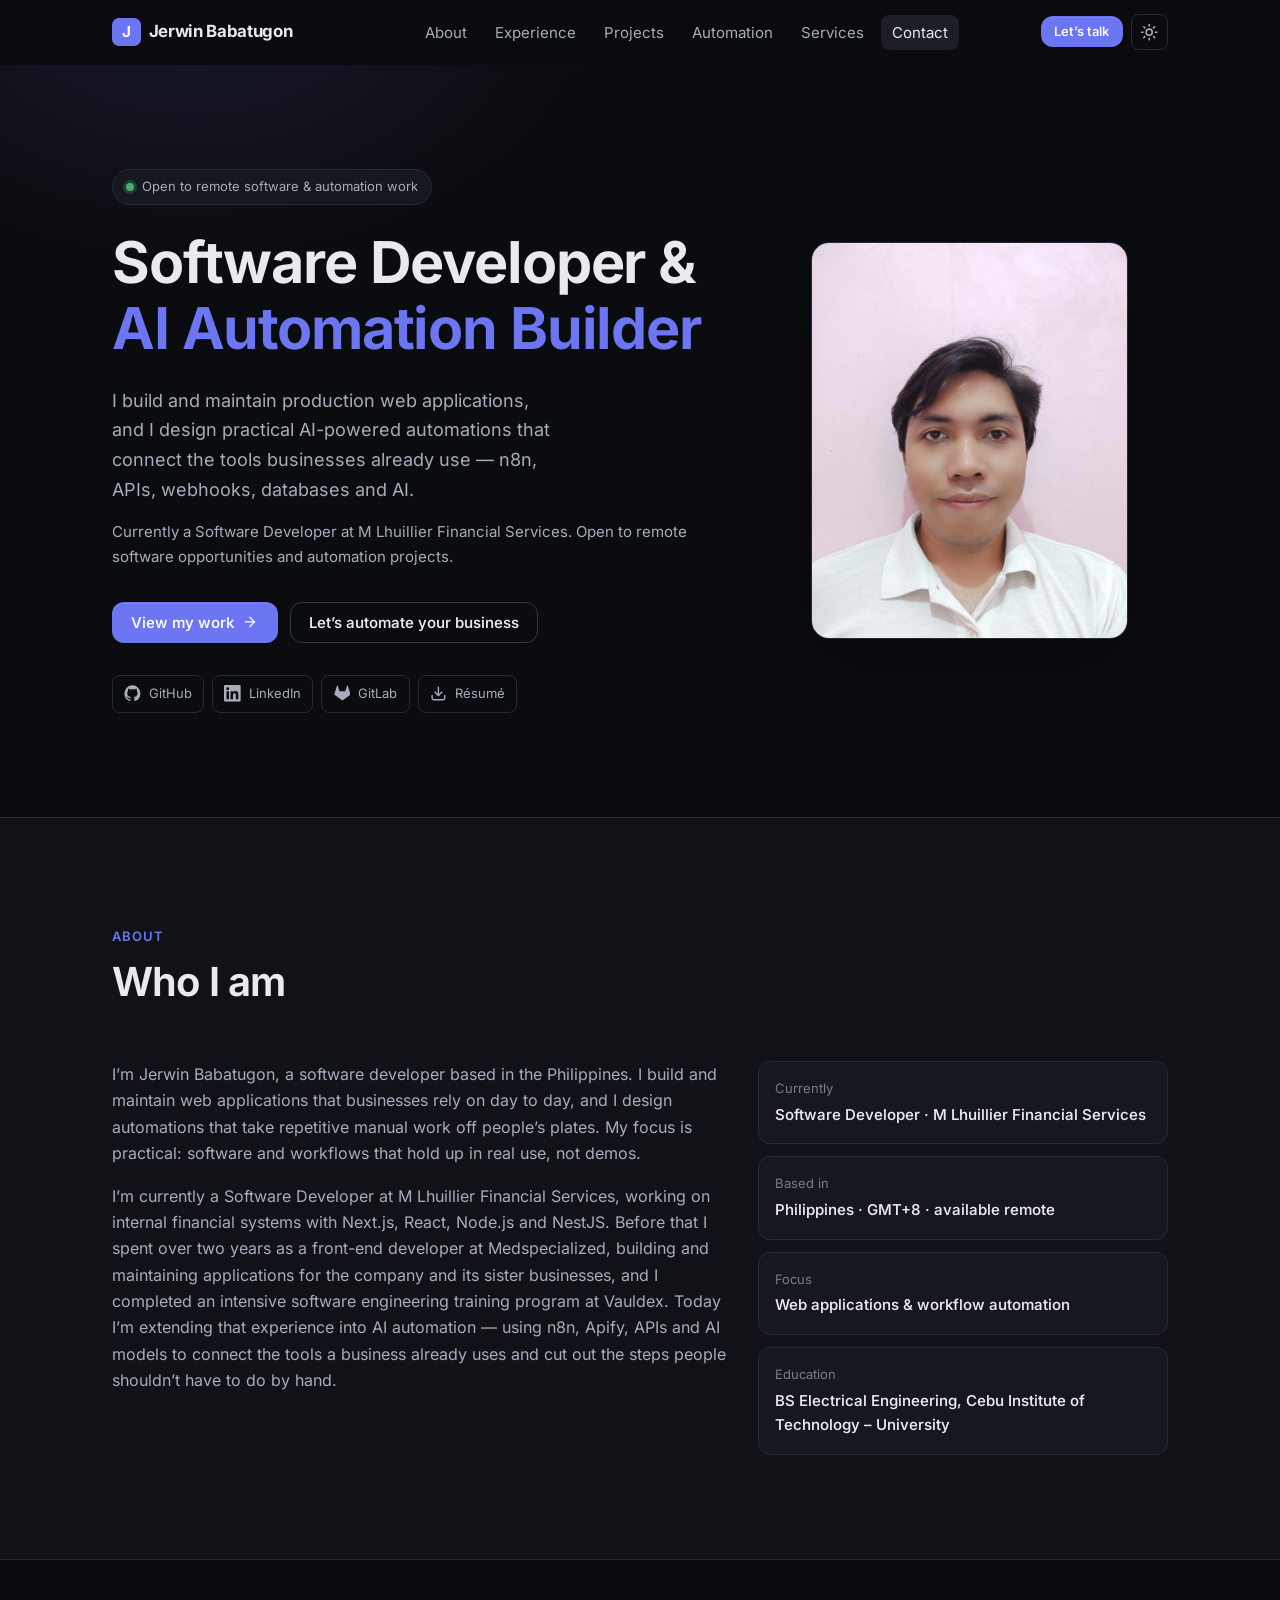
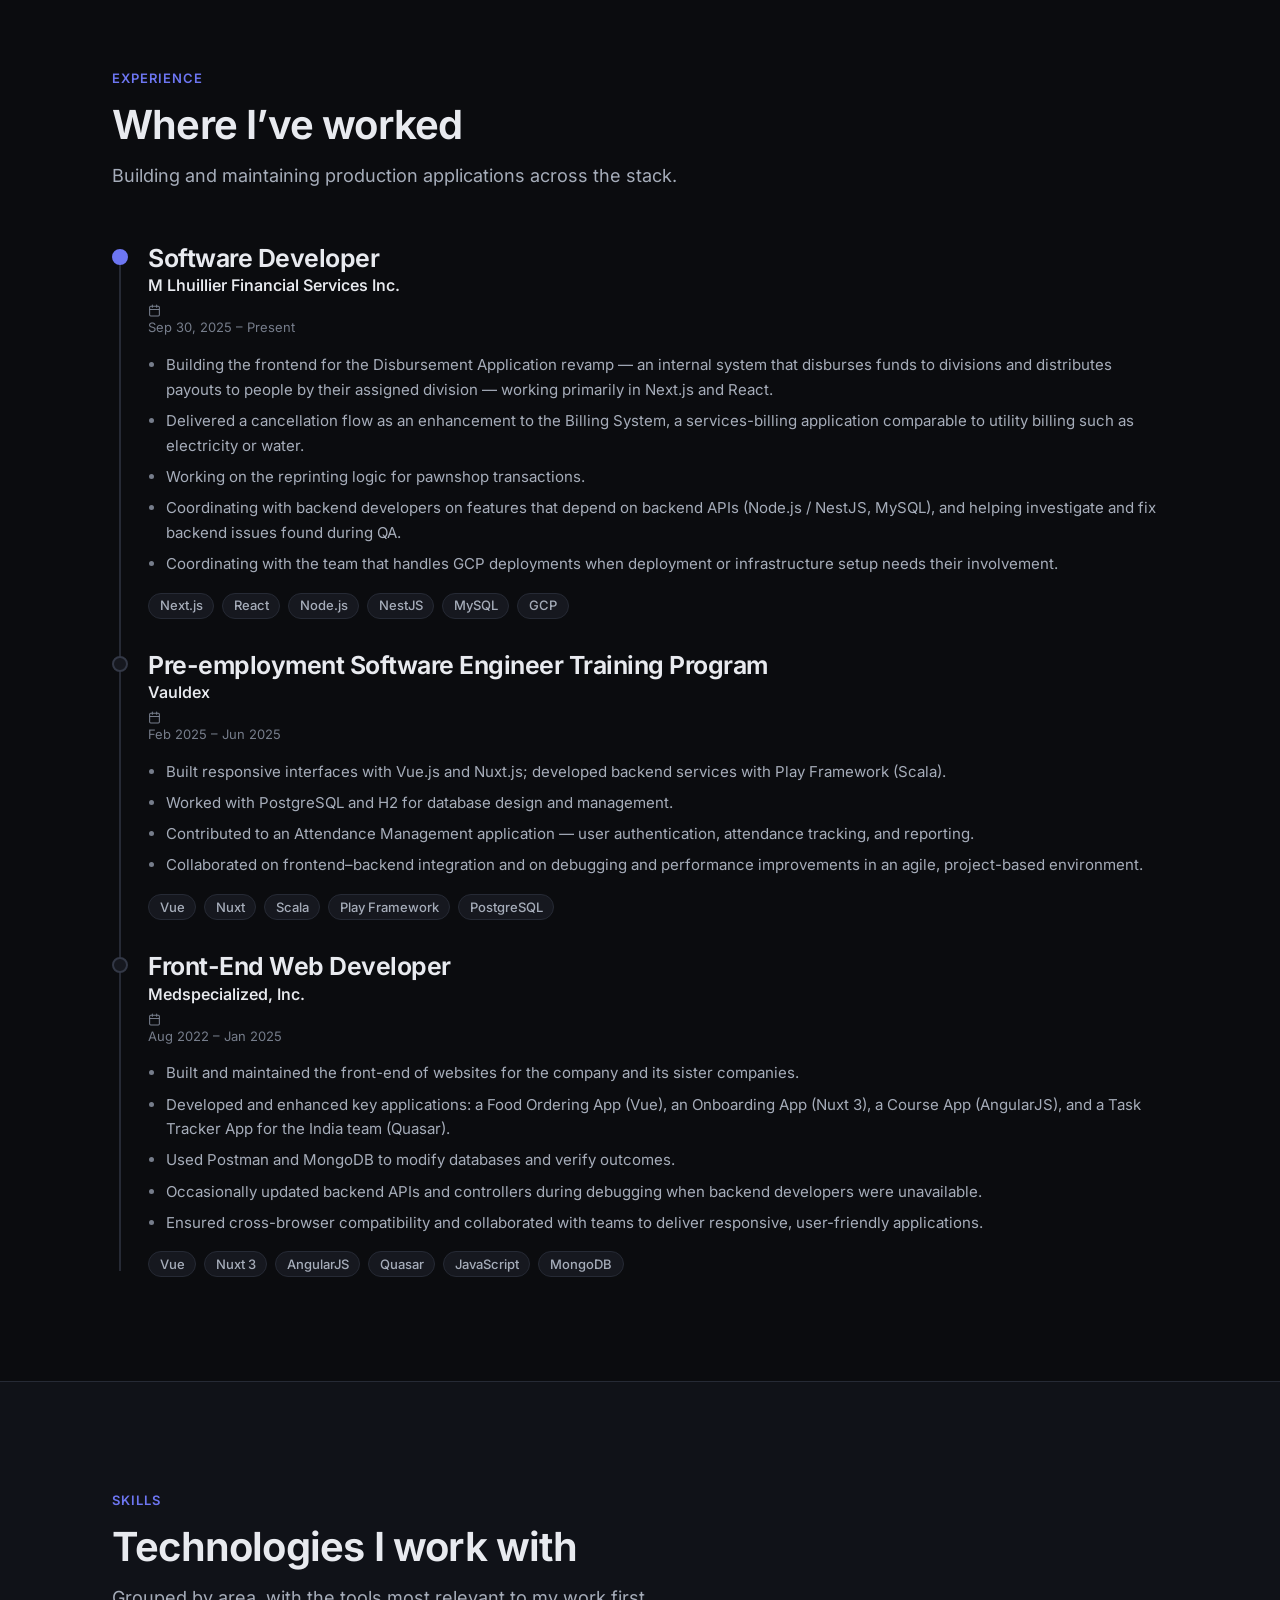
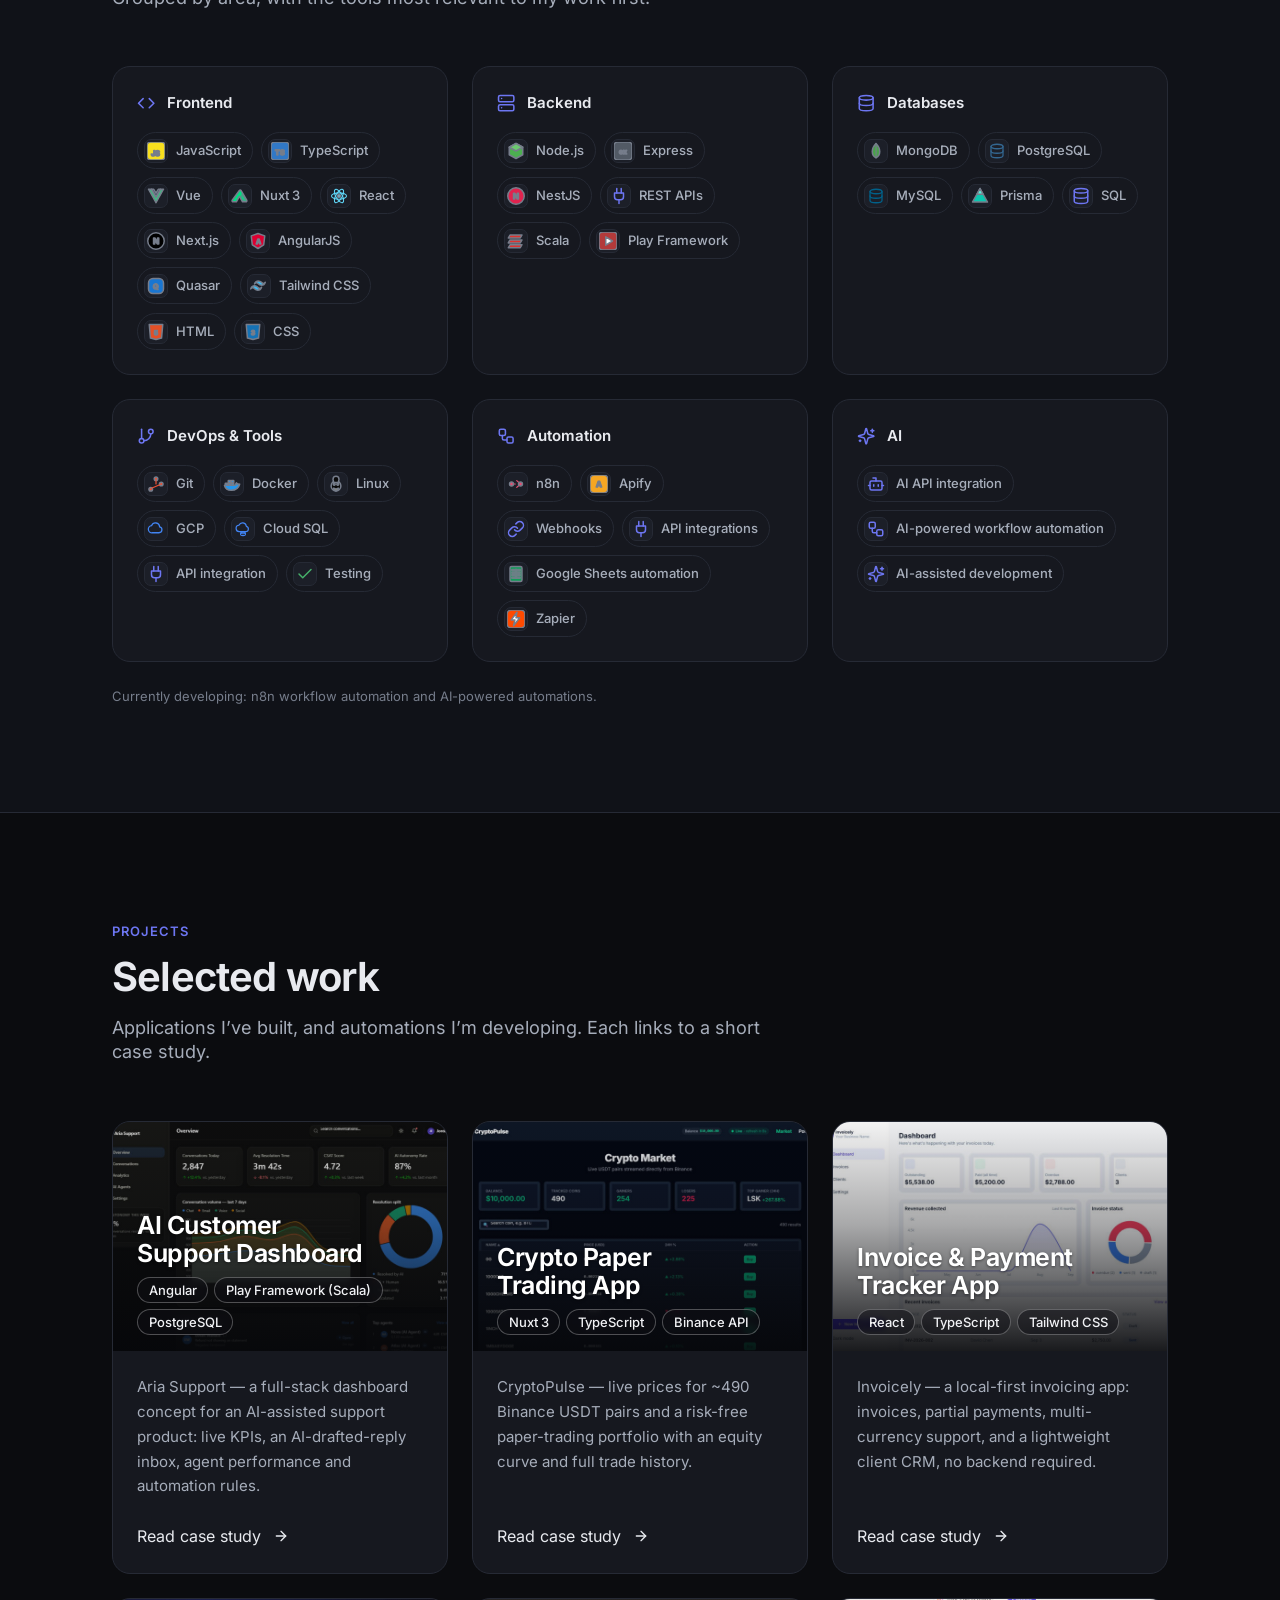
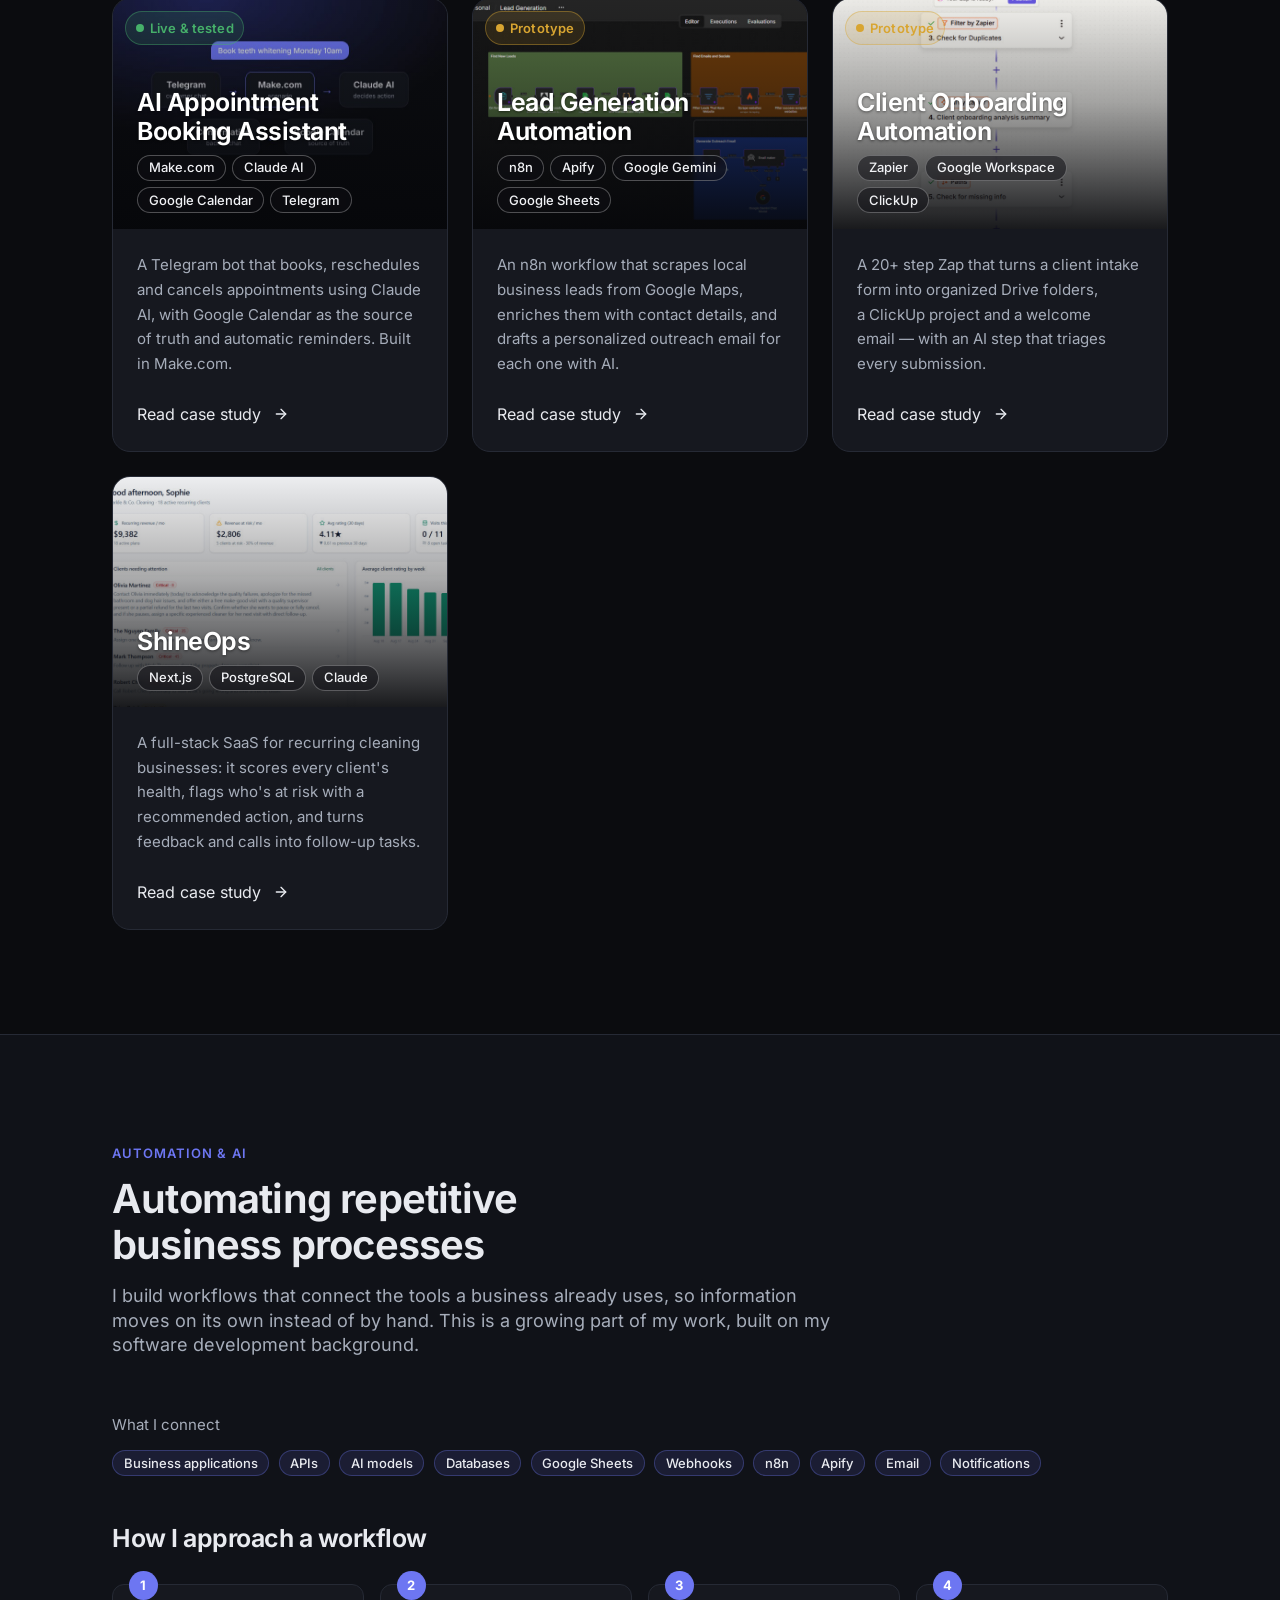
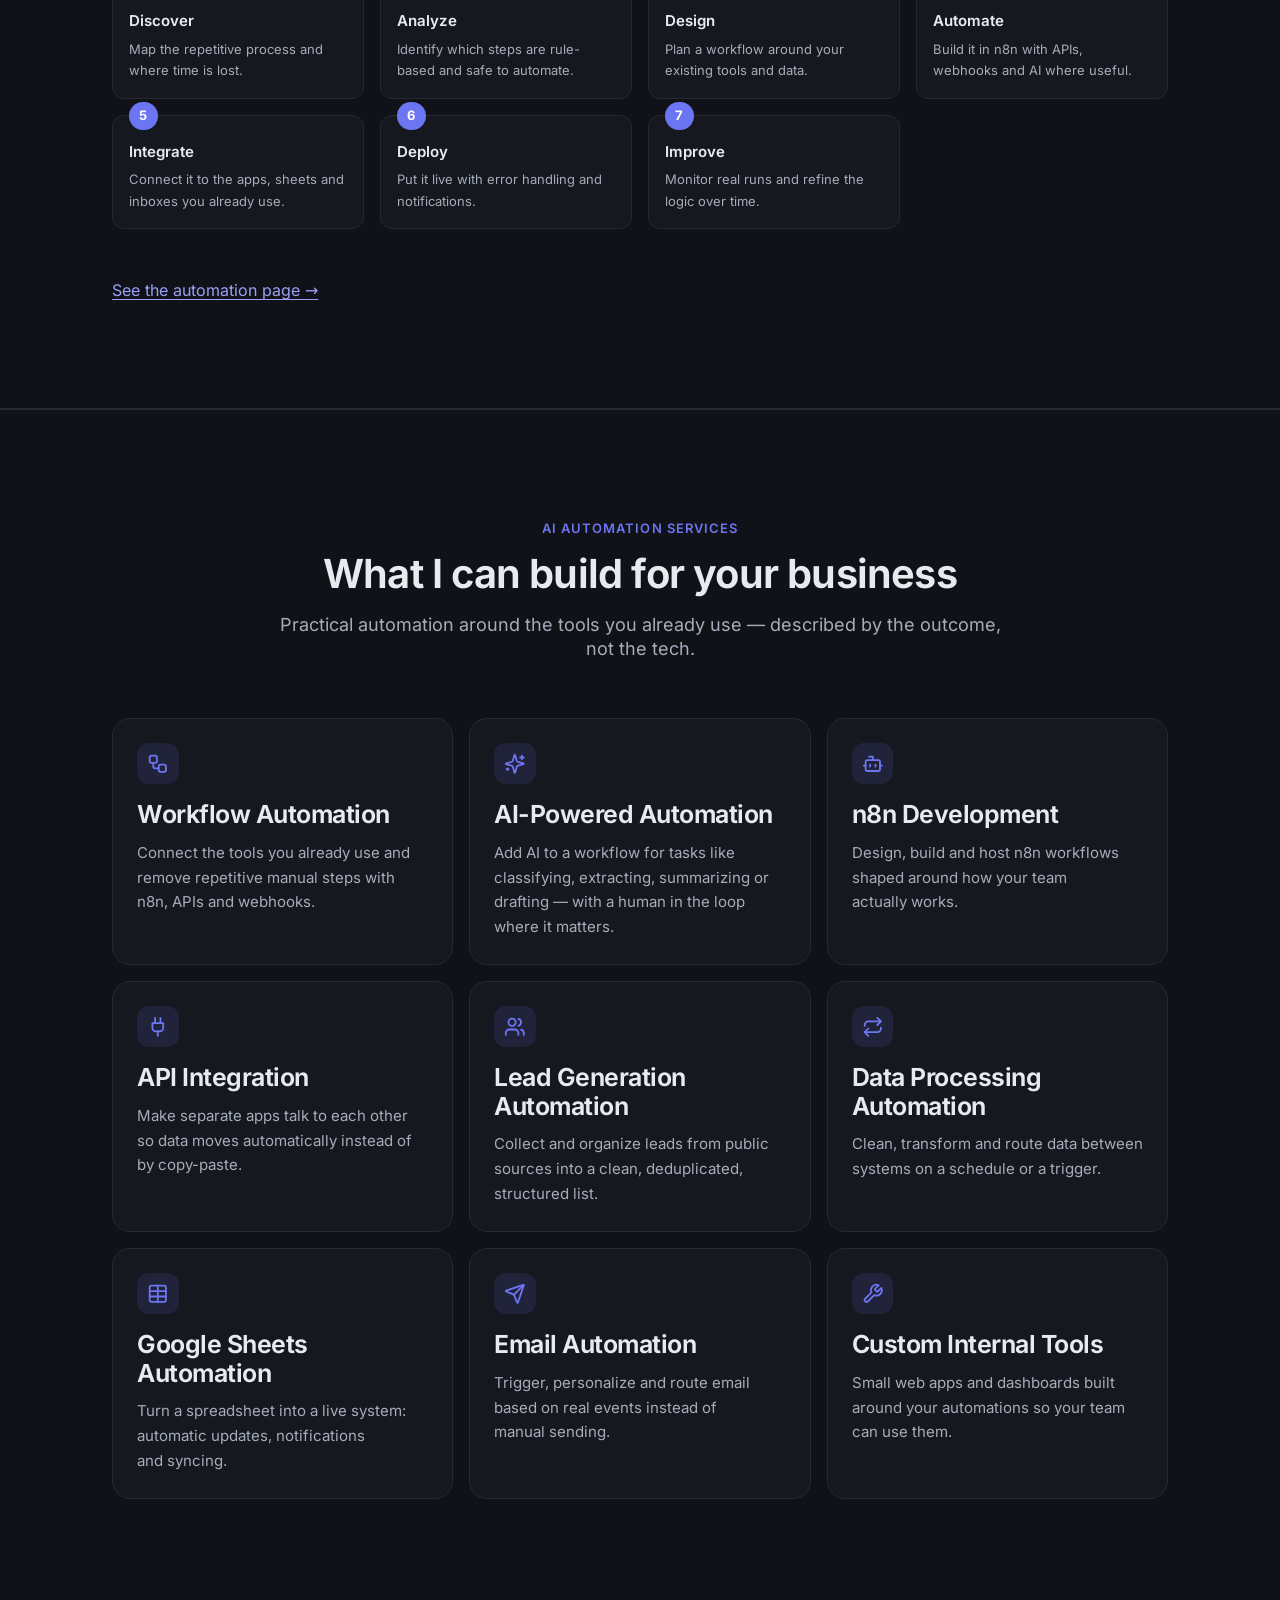
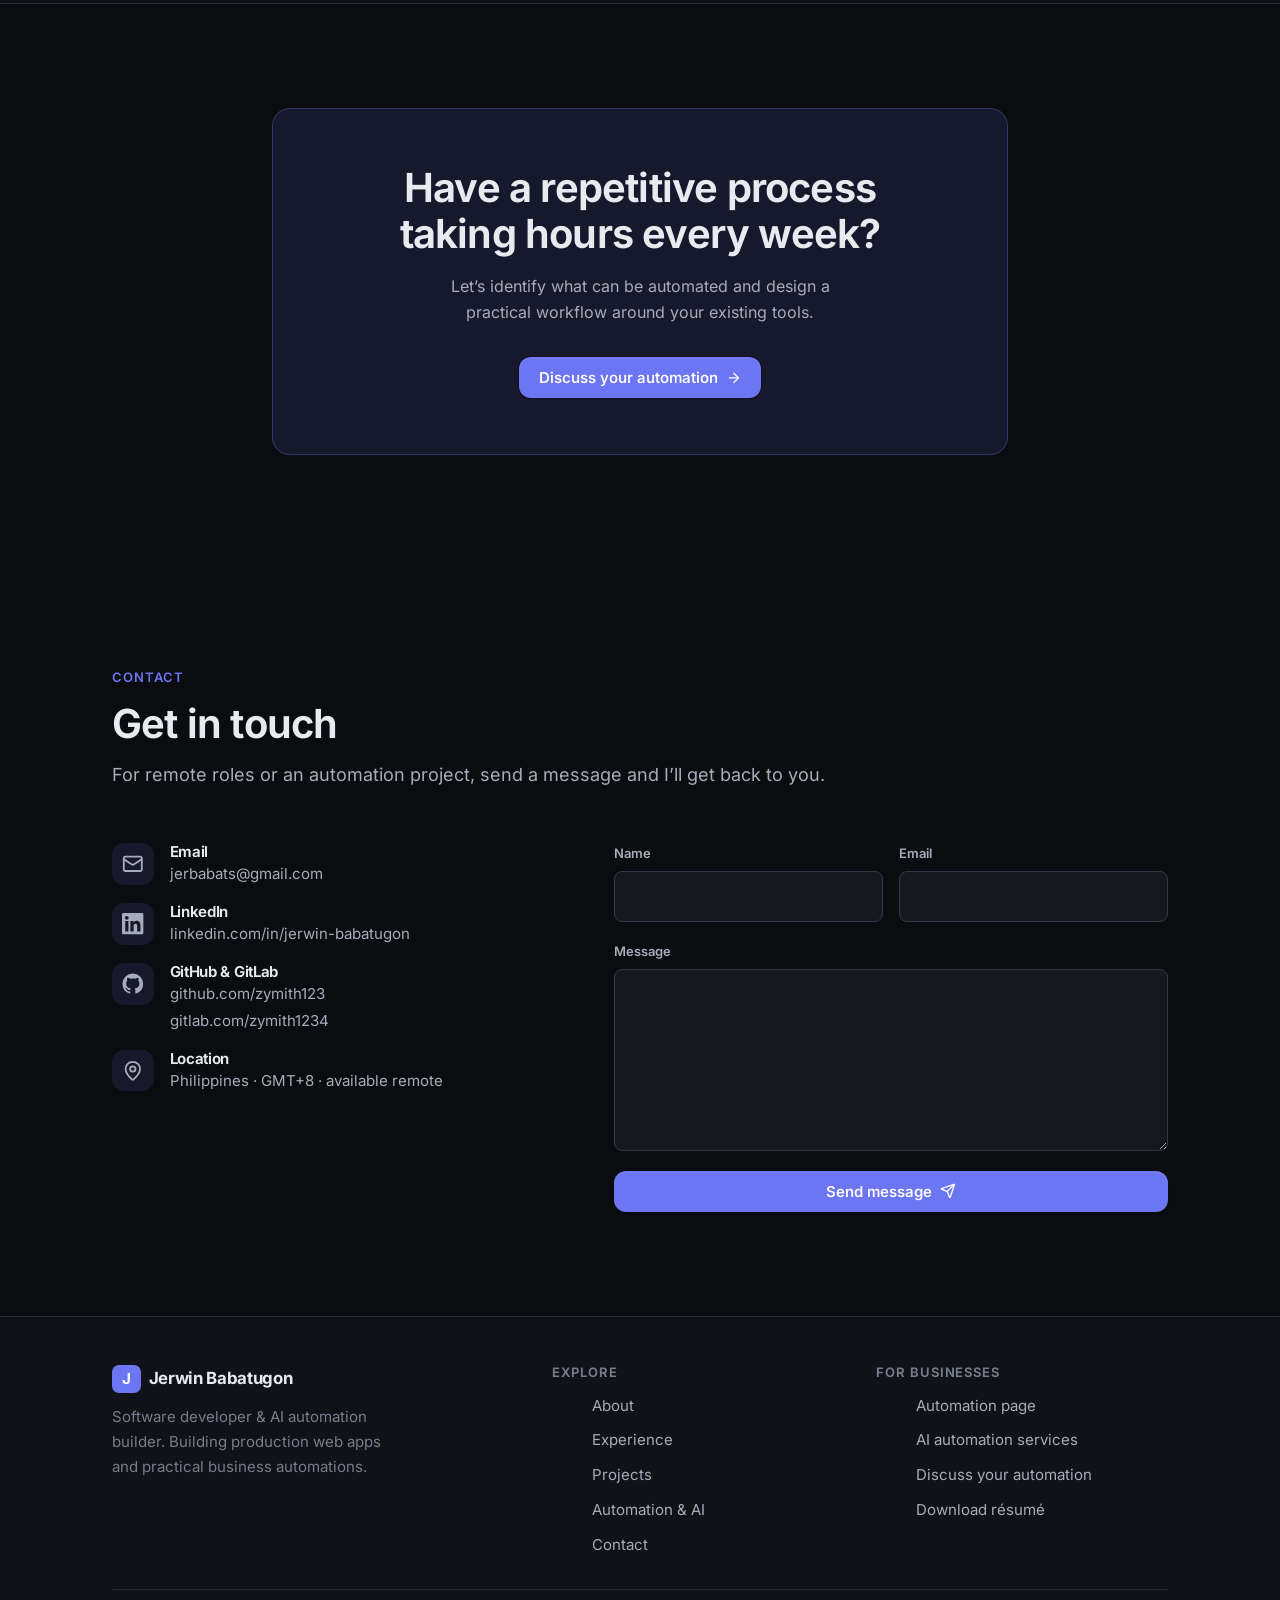
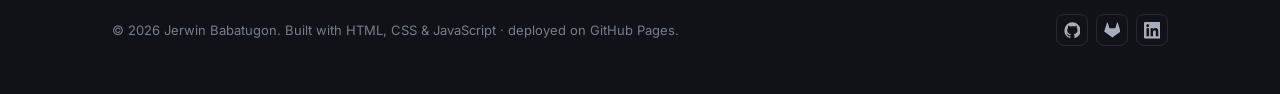
<file: public/index.html>
<!DOCTYPE html>
<html lang="en" data-theme="dark">
<head>
  <meta charset="utf-8">
  <meta name="viewport" content="width=device-width, initial-scale=1">

  <title>Jerwin Babatugon — Software Developer &amp; AI Automation Builder</title>
  <meta name="description" content="Jerwin Babatugon is a software developer in the Philippines building production web apps with Next.js, React, Node.js and NestJS, and practical AI automations with n8n. Open to remote roles and automation projects.">
  <meta name="author" content="Jerwin Babatugon">
  <link rel="canonical" href="https://zymith123.github.io/portfolio/">

  <meta name="theme-color" content="#0b0c0f">
  <meta name="color-scheme" content="dark light">

  <!-- Open Graph / Twitter -->
  <meta property="og:type" content="website">
  <meta property="og:site_name" content="Jerwin Babatugon">
  <meta property="og:title" content="Jerwin Babatugon — Software Developer &amp; AI Automation Builder">
  <meta property="og:description" content="Software developer building production web apps with Next.js, React, Node.js and NestJS — and practical AI automations with n8n, APIs and webhooks.">
  <meta property="og:url" content="https://zymith123.github.io/portfolio/">
  <meta property="og:image" content="https://zymith123.github.io/portfolio/assets/img/og-image.jpg">
  <meta property="og:image:width" content="1200">
  <meta property="og:image:height" content="630">
  <meta name="twitter:card" content="summary_large_image">
  <meta name="twitter:title" content="Jerwin Babatugon — Software Developer &amp; AI Automation Builder">
  <meta name="twitter:description" content="Software developer building production web apps and practical AI automations.">
  <meta name="twitter:image" content="https://zymith123.github.io/portfolio/assets/img/og-image.jpg">

  <!-- Icons / manifest -->
  <link rel="icon" href="assets/img/favicon.svg" type="image/svg+xml">
  <link rel="icon" href="assets/img/favicon-32.png" sizes="32x32">
  <link rel="apple-touch-icon" href="assets/img/apple-touch-icon.png">
  <link rel="manifest" href="site.webmanifest">

  <!-- Fonts: self-hosted Inter, non-blocking -->
  <link rel="preload" href="assets/fonts/inter-variable.woff2" as="font" type="font/woff2" crossorigin>
  <link rel="stylesheet" href="assets/css/styles.css">

  <!-- Set theme before paint to avoid flash. Dark is the default. -->
  <script>
    document.documentElement.classList.add('js');
      try {
      var t = localStorage.getItem('theme');
      document.documentElement.setAttribute('data-theme', (t === 'light' || t === 'dark') ? t : 'dark');
    } catch (e) {
      document.documentElement.setAttribute('data-theme', 'dark');
    }
  </script>

  <script type="application/ld+json">
  {
    "@context": "https://schema.org",
    "@graph": [
      {
        "@type": "Person",
        "@id": "https://zymith123.github.io/portfolio/#person",
        "name": "Jerwin Babatugon",
        "jobTitle": "Software Developer",
        "url": "https://zymith123.github.io/portfolio/",
        "email": "mailto:jerbabats@gmail.com",
        "worksFor": { "@type": "Organization", "name": "M Lhuillier Financial Services Inc." },
        "address": { "@type": "PostalAddress", "addressCountry": "PH" },
        "knowsAbout": [
          "Software Development", "JavaScript", "TypeScript", "Vue.js", "Nuxt",
          "React", "Next.js", "Node.js", "NestJS", "MySQL", "PostgreSQL",
          "REST APIs", "Workflow Automation", "n8n", "AI Automation", "API Integration"
        ],
        "sameAs": [
          "https://github.com/zymith123",
          "https://gitlab.com/zymith1234",
          "https://www.linkedin.com/in/jerwin-babatugon"
        ]
      },
      {
        "@type": "WebSite",
        "@id": "https://zymith123.github.io/portfolio/#website",
        "url": "https://zymith123.github.io/portfolio/",
        "name": "Jerwin Babatugon — Portfolio",
        "publisher": { "@id": "https://zymith123.github.io/portfolio/#person" }
      }
    ]
  }
  </script>
</head>
<body>
  <svg id="icon-sprite" xmlns="http://www.w3.org/2000/svg" style="display:none" aria-hidden="true">
    <!-- stroke icons inherit fill/stroke/stroke-width from the consuming <svg> via CSS -->

    <symbol id="i-arrow-right" viewBox="0 0 24 24"><path d="M5 12h14"/><path d="m12 5 7 7-7 7"/></symbol>
    <symbol id="i-arrow-left" viewBox="0 0 24 24"><path d="m12 19-7-7 7-7"/><path d="M19 12H5"/></symbol>
    <symbol id="i-arrow-up" viewBox="0 0 24 24"><path d="m5 12 7-7 7 7"/><path d="M12 19V5"/></symbol>
    <symbol id="i-arrow-up-right" viewBox="0 0 24 24"><path d="M7 7h10v10"/><path d="M7 17 17 7"/></symbol>
    <symbol id="i-external" viewBox="0 0 24 24"><path d="M15 3h6v6"/><path d="M10 14 21 3"/><path d="M18 13v6a2 2 0 0 1-2 2H5a2 2 0 0 1-2-2V8a2 2 0 0 1 2-2h6"/></symbol>
    <symbol id="i-chevron-left" viewBox="0 0 24 24"><path d="m15 18-6-6 6-6"/></symbol>
    <symbol id="i-chevron-right" viewBox="0 0 24 24"><path d="m9 18 6-6-6-6"/></symbol>
    <symbol id="i-chevron-down" viewBox="0 0 24 24"><path d="m6 9 6 6 6-6"/></symbol>

    <symbol id="i-menu" viewBox="0 0 24 24"><line x1="4" x2="20" y1="6" y2="6"/><line x1="4" x2="20" y1="12" y2="12"/><line x1="4" x2="20" y1="18" y2="18"/></symbol>
    <symbol id="i-x" viewBox="0 0 24 24"><path d="M18 6 6 18"/><path d="m6 6 12 12"/></symbol>
    <symbol id="i-check" viewBox="0 0 24 24"><path d="M20 6 9 17l-5-5"/></symbol>
    <symbol id="i-sun" viewBox="0 0 24 24"><circle cx="12" cy="12" r="4"/><path d="M12 2v2"/><path d="M12 20v2"/><path d="m4.93 4.93 1.41 1.41"/><path d="m17.66 17.66 1.41 1.41"/><path d="M2 12h2"/><path d="M20 12h2"/><path d="m6.34 17.66-1.41 1.41"/><path d="m19.07 4.93-1.41 1.41"/></symbol>
    <symbol id="i-moon" viewBox="0 0 24 24"><path d="M12 3a6 6 0 0 0 9 9 9 9 0 1 1-9-9Z"/></symbol>

    <symbol id="i-mail" viewBox="0 0 24 24"><rect width="20" height="16" x="2" y="4" rx="2"/><path d="m22 7-8.97 5.7a1.94 1.94 0 0 1-2.06 0L2 7"/></symbol>
    <symbol id="i-download" viewBox="0 0 24 24"><path d="M21 15v4a2 2 0 0 1-2 2H5a2 2 0 0 1-2-2v-4"/><polyline points="7 10 12 15 17 10"/><line x1="12" x2="12" y1="15" y2="3"/></symbol>
    <symbol id="i-map-pin" viewBox="0 0 24 24"><path d="M20 10c0 4.993-5.539 10.193-7.399 11.799a1 1 0 0 1-1.202 0C9.539 20.193 4 14.993 4 10a8 8 0 0 1 16 0"/><circle cx="12" cy="10" r="3"/></symbol>
    <symbol id="i-calendar" viewBox="0 0 24 24"><path d="M8 2v4"/><path d="M16 2v4"/><rect width="18" height="18" x="3" y="4" rx="2"/><path d="M3 10h18"/></symbol>

    <symbol id="i-code" viewBox="0 0 24 24"><polyline points="16 18 22 12 16 6"/><polyline points="8 6 2 12 8 18"/></symbol>
    <symbol id="i-server" viewBox="0 0 24 24"><rect width="20" height="8" x="2" y="2" rx="2"/><rect width="20" height="8" x="2" y="14" rx="2"/><line x1="6" x2="6.01" y1="6" y2="6"/><line x1="6" x2="6.01" y1="18" y2="18"/></symbol>
    <symbol id="i-database" viewBox="0 0 24 24"><ellipse cx="12" cy="5" rx="9" ry="3"/><path d="M3 5v14a9 3 0 0 0 18 0V5"/><path d="M3 12a9 3 0 0 0 18 0"/></symbol>
    <symbol id="i-git-branch" viewBox="0 0 24 24"><line x1="6" x2="6" y1="3" y2="15"/><circle cx="18" cy="6" r="3"/><circle cx="6" cy="18" r="3"/><path d="M18 9a9 9 0 0 1-9 9"/></symbol>
    <symbol id="i-workflow" viewBox="0 0 24 24"><rect width="8" height="8" x="3" y="3" rx="2"/><path d="M7 11v4a2 2 0 0 0 2 2h4"/><rect width="8" height="8" x="13" y="13" rx="2"/></symbol>
    <symbol id="i-sparkles" viewBox="0 0 24 24"><path d="M9.937 15.5A2 2 0 0 0 8.5 14.063l-6.135-1.582a.5.5 0 0 1 0-.962L8.5 9.936A2 2 0 0 0 9.937 8.5l1.582-6.135a.5.5 0 0 1 .963 0L14.063 8.5A2 2 0 0 0 15.5 9.937l6.135 1.581a.5.5 0 0 1 0 .964L15.5 14.063a2 2 0 0 0-1.437 1.437l-1.582 6.135a.5.5 0 0 1-.963 0z"/><path d="M20 3v4"/><path d="M22 5h-4"/><path d="M4 17v2"/><path d="M5 18H3"/></symbol>
    <symbol id="i-plug" viewBox="0 0 24 24"><path d="M12 22v-5"/><path d="M9 8V2"/><path d="M15 8V2"/><path d="M18 8v5a4 4 0 0 1-4 4h-4a4 4 0 0 1-4-4V8Z"/></symbol>
    <symbol id="i-users" viewBox="0 0 24 24"><path d="M16 21v-2a4 4 0 0 0-4-4H6a4 4 0 0 0-4 4v2"/><circle cx="9" cy="7" r="4"/><path d="M22 21v-2a4 4 0 0 0-3-3.87"/><path d="M16 3.13a4 4 0 0 1 0 7.75"/></symbol>
    <symbol id="i-repeat" viewBox="0 0 24 24"><path d="m17 2 4 4-4 4"/><path d="M3 11v-1a4 4 0 0 1 4-4h14"/><path d="m7 22-4-4 4-4"/><path d="M21 13v1a4 4 0 0 1-4 4H3"/></symbol>
    <symbol id="i-table" viewBox="0 0 24 24"><path d="M12 3v18"/><rect width="18" height="18" x="3" y="3" rx="2"/><path d="M3 9h18"/><path d="M3 15h18"/></symbol>
    <symbol id="i-send" viewBox="0 0 24 24"><path d="M14.536 21.686a.5.5 0 0 0 .937-.024l6.5-19a.496.496 0 0 0-.635-.635l-19 6.5a.5.5 0 0 0-.024.937l7.93 3.18a2 2 0 0 1 1.112 1.11z"/><path d="m21.854 2.147-10.94 10.939"/></symbol>
    <symbol id="i-wrench" viewBox="0 0 24 24"><path d="M14.7 6.3a1 1 0 0 0 0 1.4l1.6 1.6a1 1 0 0 0 1.4 0l3.77-3.77a6 6 0 0 1-7.94 7.94l-6.91 6.91a2.12 2.12 0 0 1-3-3l6.91-6.91a6 6 0 0 1 7.94-7.94l-3.76 3.76z"/></symbol>
    <symbol id="i-bot" viewBox="0 0 24 24"><path d="M12 8V4H8"/><rect width="16" height="12" x="4" y="8" rx="2"/><path d="M2 14h2"/><path d="M20 14h2"/><path d="M15 13v2"/><path d="M9 13v2"/></symbol>
    <symbol id="i-layers" viewBox="0 0 24 24"><path d="M12.83 2.18a2 2 0 0 0-1.66 0L2.6 6.08a1 1 0 0 0 0 1.83l8.58 3.91a2 2 0 0 0 1.66 0l8.58-3.9a1 1 0 0 0 0-1.83z"/><path d="M2 12a1 1 0 0 0 .58.91l8.6 3.91a2 2 0 0 0 1.65 0l8.58-3.9A1 1 0 0 0 22 12"/><path d="M2 17a1 1 0 0 0 .58.91l8.6 3.91a2 2 0 0 0 1.65 0l8.58-3.9A1 1 0 0 0 22 17"/></symbol>
    <symbol id="i-search" viewBox="0 0 24 24"><circle cx="11" cy="11" r="8"/><path d="m21 21-4.3-4.3"/></symbol>
    <symbol id="i-clipboard" viewBox="0 0 24 24"><rect width="8" height="4" x="8" y="2" rx="1"/><path d="M16 4h2a2 2 0 0 1 2 2v14a2 2 0 0 1-2 2H6a2 2 0 0 1-2-2V6a2 2 0 0 1 2-2h2"/></symbol>
    <symbol id="i-pen" viewBox="0 0 24 24"><path d="M12 20h9"/><path d="M16.376 3.622a1 1 0 0 1 3.002 3.002L7.368 18.635a2 2 0 0 1-.855.506l-2.872.838a.5.5 0 0 1-.62-.62l.838-2.872a2 2 0 0 1 .506-.854z"/></symbol>
    <symbol id="i-rocket" viewBox="0 0 24 24"><path d="M4.5 16.5c-1.5 1.26-2 5-2 5s3.74-.5 5-2c.71-.84.7-2.13-.09-2.91a2.18 2.18 0 0 0-2.91-.09z"/><path d="m12 15-3-3a22 22 0 0 1 2-3.95A12.88 12.88 0 0 1 22 2c0 2.72-.78 7.5-6 11a22.35 22.35 0 0 1-4 2z"/><path d="M9 12H4s.55-3.03 2-4c1.62-1.08 5 0 5 0"/><path d="M12 15v5s3.03-.55 4-2c1.08-1.62 0-5 0-5"/></symbol>
    <symbol id="i-trending-up" viewBox="0 0 24 24"><path d="M16 7h6v6"/><path d="m22 7-8.5 8.5-5-5L2 17"/></symbol>
    <symbol id="i-link" viewBox="0 0 24 24"><path d="M10 13a5 5 0 0 0 7.54.54l3-3a5 5 0 0 0-7.07-7.07l-1.72 1.71"/><path d="M14 11a5 5 0 0 0-7.54-.54l-3 3a5 5 0 0 0 7.07 7.07l1.71-1.71"/></symbol>

    <!-- brand glyphs: fill-based -->
    <symbol id="i-github" viewBox="0 0 24 24" fill="currentColor" stroke="none"><path d="M12 .5A11.5 11.5 0 0 0 .5 12a11.5 11.5 0 0 0 7.86 10.92c.575.106.785-.25.785-.556 0-.274-.01-1-.015-1.964-3.196.695-3.87-1.54-3.87-1.54-.523-1.328-1.277-1.682-1.277-1.682-1.043-.714.08-.699.08-.699 1.153.081 1.76 1.184 1.76 1.184 1.025 1.756 2.69 1.249 3.345.955.104-.742.401-1.249.729-1.536-2.552-.29-5.235-1.276-5.235-5.68 0-1.255.448-2.28 1.183-3.084-.119-.29-.513-1.459.112-3.042 0 0 .965-.309 3.163 1.178a11.02 11.02 0 0 1 2.88-.387c.977.004 1.96.132 2.88.387 2.196-1.487 3.16-1.178 3.16-1.178.626 1.583.232 2.752.114 3.042.737.804 1.182 1.829 1.182 3.084 0 4.415-2.687 5.386-5.247 5.671.413.355.78 1.056.78 2.129 0 1.537-.014 2.776-.014 3.154 0 .309.207.668.79.555A11.5 11.5 0 0 0 23.5 12 11.5 11.5 0 0 0 12 .5Z"/></symbol>
    <symbol id="i-linkedin" viewBox="0 0 24 24" fill="currentColor" stroke="none"><path d="M20.45 20.45h-3.56v-5.57c0-1.33-.03-3.04-1.85-3.04-1.85 0-2.14 1.45-2.14 2.94v5.67H9.35V9h3.42v1.56h.05c.48-.9 1.64-1.85 3.37-1.85 3.6 0 4.27 2.37 4.27 5.46v6.28zM5.34 7.43a2.07 2.07 0 1 1 0-4.14 2.07 2.07 0 0 1 0 4.14zM7.12 20.45H3.55V9h3.57v11.45zM22.22 0H1.77C.79 0 0 .77 0 1.72v20.56C0 23.23.79 24 1.77 24h20.45c.98 0 1.78-.77 1.78-1.72V1.72C24 .77 23.2 0 22.22 0z"/></symbol>
    <symbol id="i-gitlab" viewBox="0 0 24 24" fill="currentColor" stroke="none"><path d="m23.55 13.03-1.32-4.08-2.62-8.06a.45.45 0 0 0-.86 0L16.13 8.9H7.87L5.25.89a.45.45 0 0 0-.86 0L1.77 8.95.45 13.03a.9.9 0 0 0 .33 1.01L12 22.28l11.22-8.24a.9.9 0 0 0 .33-1.01"/></symbol>

    <symbol id="i-briefcase" viewBox="0 0 24 24"><path d="M16 20V4a2 2 0 0 0-2-2h-4a2 2 0 0 0-2 2v16"/><rect width="20" height="14" x="2" y="6" rx="2"/></symbol>
    <symbol id="i-graduation" viewBox="0 0 24 24"><path d="M21.42 10.922a1 1 0 0 0-.019-1.838L12.83 5.18a2 2 0 0 0-1.66 0L2.6 9.08a1 1 0 0 0 0 1.832l8.57 3.908a2 2 0 0 0 1.66 0z"/><path d="M22 10v6"/><path d="M6 12.5V16a6 3 0 0 0 12 0v-3.5"/></symbol>

    <!-- technology logos: colors are baked in (not currentColor) so they read correctly in both themes -->
    <symbol id="logo-javascript" viewBox="0 0 24 24"><rect width="24" height="24" rx="5" fill="#F7DF1E"/><text x="16.7" y="18.5" font-size="10" font-weight="700" text-anchor="end" fill="#111">JS</text></symbol>
    <symbol id="logo-typescript" viewBox="0 0 24 24"><rect width="24" height="24" rx="5" fill="#3178C6"/><text x="12" y="16.8" font-size="9.5" font-weight="700" text-anchor="middle" fill="#fff">TS</text></symbol>
    <symbol id="logo-vue" viewBox="0 0 24 24"><path fill="#41B883" d="M2 3h4.1L12 13.2 17.9 3H22L12 21z"/><path fill="#35495E" d="M6.1 3H9l3 5.2L15 3h2.9L12 13.2z"/></symbol>
    <symbol id="logo-nuxt" viewBox="0 0 24 24"><path fill="#00DC82" d="M11.14 4.7a1.4 1.4 0 0 1 2.42.02l7.44 12.9a1.4 1.4 0 0 1-1.21 2.1h-4.4l-4.1-7.1-4.09 7.1H2.8a1.4 1.4 0 0 1-1.21-2.1z"/><path fill="#00DC82" opacity=".55" d="m14.6 9.9 4.16 7.2-.14.62h-3.83l-1.98-3.42z"/></symbol>
    <symbol id="logo-react" viewBox="0 0 24 24"><g fill="none" stroke="#61DAFB" stroke-width="1.4"><ellipse cx="12" cy="12" rx="10" ry="4.2"/><ellipse cx="12" cy="12" rx="10" ry="4.2" transform="rotate(60 12 12)"/><ellipse cx="12" cy="12" rx="10" ry="4.2" transform="rotate(120 12 12)"/></g><circle cx="12" cy="12" r="2.1" fill="#61DAFB"/></symbol>
    <symbol id="logo-nextjs" viewBox="0 0 24 24"><circle cx="12" cy="12" r="11" fill="#000"/><text x="12" y="16.3" font-size="11" font-weight="700" text-anchor="middle" fill="#fff">N</text></symbol>
    <symbol id="logo-angular" viewBox="0 0 24 24"><path fill="#DD0031" d="M12 2 21 5.2l-1.4 12.1L12 22l-7.6-4.7L3 5.2z"/><text x="12" y="16" font-size="9" font-weight="700" text-anchor="middle" fill="#fff">A</text></symbol>
    <symbol id="logo-quasar" viewBox="0 0 24 24"><rect x="2" y="2" width="20" height="20" rx="6" fill="#1976D2"/><text x="12" y="16" font-size="9.5" font-weight="700" text-anchor="middle" fill="#fff">Q</text></symbol>
    <symbol id="logo-tailwind" viewBox="0 0 24 24"><path fill="#38BDF8" d="M6 9.2c.8-2.7 2.5-4 5.1-4 3.7 0 4.2 2.7 6 3.2 1.2.4 2.3-.1 3.3-1.4-.8 2.7-2.5 4-5.1 4-3.7 0-4.2-2.7-6-3.2-1.2-.4-2.3.1-3.3 1.4z"/><path fill="#38BDF8" d="M1 15.8c.8-2.7 2.5-4 5.1-4 3.7 0 4.2 2.7 6 3.2 1.2.4 2.3-.1 3.3-1.4-.8 2.7-2.5 4-5.1 4-3.7 0-4.2-2.7-6-3.2-1.2-.4-2.3.1-3.3 1.4z"/></symbol>
    <symbol id="logo-html5" viewBox="0 0 24 24"><path fill="#E34F26" d="M3 2h18l-1.6 18.1L12 22l-7.4-1.9z"/><text x="12" y="16" font-size="8.5" font-weight="700" text-anchor="middle" fill="#fff">5</text></symbol>
    <symbol id="logo-css3" viewBox="0 0 24 24"><path fill="#1572B6" d="M3 2h18l-1.6 18.1L12 22l-7.4-1.9z"/><text x="12" y="16" font-size="8.5" font-weight="700" text-anchor="middle" fill="#fff">3</text></symbol>
    <symbol id="logo-nodejs" viewBox="0 0 24 24"><path fill="#4CAF50" d="M12 2 21 7v10l-9 5-9-5V7z"/><path fill="#6CC96F" d="M12 2 21 7l-9 5-9-5z"/></symbol>
    <symbol id="logo-express" viewBox="0 0 24 24"><rect width="24" height="24" rx="5" fill="#525A65"/><text x="12" y="16" font-size="9" font-weight="700" text-anchor="middle" fill="#fff">ex</text></symbol>
    <symbol id="logo-nestjs" viewBox="0 0 24 24"><circle cx="12" cy="12" r="11" fill="#E0234E"/><text x="12" y="16.3" font-size="10.5" font-weight="700" text-anchor="middle" fill="#fff">N</text></symbol>
    <symbol id="logo-scala" viewBox="0 0 24 24"><g fill="#DC322F"><path d="M4 4h16l-2.3 4H1.7z"/><path d="M4 10.5h16l-2.3 4H1.7z"/><path d="M4 17h16l-2.3 4H1.7z"/></g></symbol>
    <symbol id="logo-play" viewBox="0 0 24 24"><rect width="24" height="24" rx="5" fill="#B33A3A"/><path fill="#fff" d="M9 6.5v11l9-5.5z"/></symbol>
    <symbol id="logo-mongodb" viewBox="0 0 24 24"><path fill="#47A248" d="M12 2c3 3 5 6.7 5 10.6 0 4-2.2 7-5 8.4-2.8-1.4-5-4.4-5-8.4C7 8.7 9 5 12 2z"/><path fill="#3F9142" d="M12 2c.7 3.2.7 15.5 0 19 0-4.2 0-16.1 0-19z" opacity=".6"/></symbol>
    <symbol id="logo-postgresql" viewBox="0 0 24 24"><g fill="none" stroke="#336791" stroke-width="1.7"><ellipse cx="12" cy="6" rx="8" ry="3"/><path d="M4 6v12a8 3 0 0 0 16 0V6"/><path d="M4 12a8 3 0 0 0 16 0"/></g></symbol>
    <symbol id="logo-mysql" viewBox="0 0 24 24"><g fill="none" stroke="#00618A" stroke-width="1.7"><ellipse cx="12" cy="6" rx="8" ry="3"/><path d="M4 6v12a8 3 0 0 0 16 0V6"/><path d="M4 12a8 3 0 0 0 16 0"/></g></symbol>
    <symbol id="logo-prisma" viewBox="0 0 24 24"><path fill="#0BC7B0" d="M12 2 22 20H2z"/><path fill="#5EEDDB" d="m12 2 4.2 7.7-8.4 0z"/></symbol>
    <symbol id="logo-git" viewBox="0 0 24 24"><g fill="#F05032"><circle cx="5" cy="19" r="2.4"/><circle cx="19" cy="12" r="2.4"/><circle cx="12" cy="5" r="2.4"/></g><g stroke="#F05032" stroke-width="1.6"><path d="M12 7.4V12M6.7 17.3 17 13"/></g></symbol>
    <symbol id="logo-docker" viewBox="0 0 24 24"><g fill="#2496ED"><rect x="3" y="11" width="3.4" height="3" rx=".4"/><rect x="7" y="11" width="3.4" height="3" rx=".4"/><rect x="11" y="11" width="3.4" height="3" rx=".4"/><rect x="7" y="7.2" width="3.4" height="3" rx=".4"/><rect x="11" y="7.2" width="3.4" height="3" rx=".4"/></g><path fill="#2496ED" d="M2 14c1 4 4 6.3 9 6.3 6.3 0 10-3.4 11.2-8-1-.6-2.3-.4-3-.1-.3-1-1.3-1.7-1.3-1.7s-1.2 1-.9 2.6c-.5.3-1.7.7-3.2.7H2.6c-.3 1-.6.2-.6.2z"/></symbol>
    <symbol id="logo-linux" viewBox="0 0 24 24"><ellipse cx="12" cy="14.5" rx="6.5" ry="7" fill="#0a0a0a"/><path fill="#0a0a0a" d="M8 6c0-2.5 1.8-4.3 4-4.3S16 3.5 16 6l-1 4H9z"/><circle cx="9.6" cy="12.2" r="1.3" fill="#fff"/><circle cx="14.4" cy="12.2" r="1.3" fill="#fff"/><circle cx="9.6" cy="12.4" r=".5" fill="#0a0a0a"/><circle cx="14.4" cy="12.4" r=".5" fill="#0a0a0a"/><path fill="#F7C816" d="M9 17.5c1.4 1 4.6 1 6 0 .3 1.6-.3 3-3 3s-3.3-1.4-3-3z"/></symbol>
    <symbol id="logo-gcp" viewBox="0 0 24 24"><path fill="none" stroke="#4285F4" stroke-width="1.7" d="M7 17h9a4 4 0 0 0 .8-7.9 5.5 5.5 0 0 0-10.6-1.7A4.5 4.5 0 0 0 7 17Z"/></symbol>
    <symbol id="logo-cloudsql" viewBox="0 0 24 24"><path fill="none" stroke="#4285F4" stroke-width="1.6" d="M7.5 15.5h8.2a3.6 3.6 0 0 0 .7-7.1 5 5 0 0 0-9.6-1.6 4 4 0 0 0 .7 8.7Z"/><g fill="none" stroke="#4285F4" stroke-width="1.4"><ellipse cx="12" cy="17.3" rx="3.2" ry="1.1"/><path d="M8.8 17.3v2.4c0 .6 1.4 1.1 3.2 1.1s3.2-.5 3.2-1.1v-2.4"/></g></symbol>
    <symbol id="logo-n8n" viewBox="0 0 24 24"><g fill="none" stroke="#EA4B71" stroke-width="1.6"><path d="M6 12h5M13 7.5 18 12l-5 4.5"/></g><circle cx="6" cy="12" r="2.6" fill="#EA4B71"/><circle cx="18" cy="12" r="2.6" fill="#EA4B71"/></symbol>
    <symbol id="logo-apify" viewBox="0 0 24 24"><rect width="24" height="24" rx="6" fill="#F5A623"/><text x="12" y="16.3" font-size="10.5" font-weight="700" text-anchor="middle" fill="#1a1200">A</text></symbol>
    <symbol id="logo-sheets" viewBox="0 0 24 24"><rect x="4" y="2" width="16" height="20" rx="2" fill="#0F9D58"/><g fill="#fff" opacity=".9"><rect x="6.5" y="6" width="11" height="1.6"/><rect x="6.5" y="9.4" width="11" height="1.6"/><rect x="6.5" y="12.8" width="11" height="1.6"/><rect x="6.5" y="16.2" width="11" height="1.6"/><rect x="11.2" y="6" width="1.6" height="11.8"/></g></symbol>
    <symbol id="logo-zapier" viewBox="0 0 24 24"><rect width="24" height="24" rx="6" fill="#FF4A00"/><path fill="#fff" d="M13.3 3 5.6 13.2h4.9l-1.8 7.8L17 10.4h-5z"/></symbol>
  </svg>
  <a class="skip-link" href="#main">Skip to content</a>

  <header class="site-header" id="site-header">
    <div class="container site-header__inner">
      <a class="brand" href="#home" aria-label="Jerwin Babatugon — home">
        <span class="brand__mark" aria-hidden="true">J</span>
        <span>Jerwin&nbsp;Babatugon</span>
      </a>

      <nav class="nav" id="primary-nav" aria-label="Primary">
        <ul class="nav__list">
          <li><a class="nav__link" href="#about">About</a></li>
          <li><a class="nav__link" href="#experience">Experience</a></li>
          <li><a class="nav__link" href="#projects">Projects</a></li>
          <li><a class="nav__link" href="#automation">Automation</a></li>
          <li><a class="nav__link" href="#services">Services</a></li>
          <li><a class="nav__link" href="#contact">Contact</a></li>
        </ul>
        <a class="btn btn--primary btn--sm nav__cta-mobile" href="#contact">Let&rsquo;s talk</a>
      </nav>

      <div class="header-actions">
        <a class="btn btn--primary btn--sm nav__cta-desktop" href="#contact">Let&rsquo;s talk</a>
        <button class="theme-toggle" id="theme-toggle" type="button" aria-label="Switch color theme" aria-pressed="false">
          <svg class="icon icon-moon" aria-hidden="true"><use href="#i-moon"></use></svg>
          <svg class="icon icon-sun" aria-hidden="true"><use href="#i-sun"></use></svg>
        </button>
        <button class="nav-toggle" id="nav-toggle" type="button" aria-label="Open menu" aria-expanded="false" aria-controls="primary-nav">
          <svg class="icon" aria-hidden="true"><use href="#i-menu"></use></svg>
        </button>
      </div>
    </div>
  </header>

  <main id="main">

    <!-- ================= HERO ================= -->
    <section class="hero" id="home">
      <div class="container hero__grid">
        <div class="hero__intro">
          <p class="hero__status">Open to remote software &amp; automation work</p>
          <h1 class="hero__title">Software Developer &amp;<br><span class="accent">AI Automation Builder</span></h1>
          <p class="hero__lead">
            I build and maintain production web applications, and I design practical
            AI-powered automations that connect the tools businesses already use &mdash;
            n8n, APIs, webhooks, databases and AI.
          </p>
          <p class="text-muted" style="margin-top:1rem;font-size:var(--fs-sm)">
            Currently a Software Developer at M Lhuillier Financial Services. Open to
            remote software opportunities and automation projects.
          </p>
          <div class="hero__cta">
            <a class="btn btn--primary" href="#projects">
              View my work
              <svg class="icon btn__icon" aria-hidden="true"><use href="#i-arrow-right"></use></svg>
            </a>
            <a class="btn btn--secondary" href="#automation">Let&rsquo;s automate your business</a>
          </div>
          <div class="link-row hero__links">
            <a href="https://github.com/zymith123" target="_blank" rel="noopener">
              <svg class="icon" aria-hidden="true"><use href="#i-github"></use></svg> GitHub
            </a>
            <a href="https://www.linkedin.com/in/jerwin-babatugon" target="_blank" rel="noopener">
              <svg class="icon" aria-hidden="true"><use href="#i-linkedin"></use></svg> LinkedIn
            </a>
            <a href="https://gitlab.com/zymith1234" target="_blank" rel="noopener">
              <svg class="icon" aria-hidden="true"><use href="#i-gitlab"></use></svg> GitLab
            </a>
            <a href="assets/cv/Jerwin-Babatugon-CV.pdf" target="_blank" rel="noopener">
              <svg class="icon" aria-hidden="true"><use href="#i-download"></use></svg> Résumé
            </a>
          </div>
        </div>

        <div class="hero__portrait">
          <img src="assets/img/profile.jpg" width="700" height="932"
               alt="Portrait of Jerwin Babatugon" fetchpriority="high">
        </div>
      </div>
    </section>

    <!-- ================= ABOUT ================= -->
    <section class="section section--tint section--border about" id="about">
      <div class="container">
        <div class="section__head">
          <span class="section__eyebrow">About</span>
          <h2 class="section__title">Who I am</h2>
        </div>
        <div class="about__grid">
          <div class="about__body reveal">
            <p>
              I&rsquo;m Jerwin Babatugon, a software developer based in the Philippines.
              I build and maintain web applications that businesses rely on day to day,
              and I design automations that take repetitive manual work off people&rsquo;s
              plates. My focus is practical: software and workflows that hold up in real
              use, not demos.
            </p>
            <p>
              I&rsquo;m currently a Software Developer at M Lhuillier Financial Services,
              working on internal financial systems with Next.js, React, Node.js and
              NestJS. Before that I spent over two years as a front-end developer at
              Medspecialized, building and maintaining applications for the company and
              its sister businesses, and I completed an intensive software engineering
              training program at Vauldex. Today I&rsquo;m extending that experience into
              AI automation &mdash; using n8n, Apify, APIs and AI models to connect the
              tools a business already uses and cut out the steps people shouldn&rsquo;t
              have to do by hand.
            </p>
          </div>
          <dl class="about__aside reveal">
            <div class="about__fact">
              <dt>Currently</dt>
              <dd>Software Developer &middot; M Lhuillier Financial Services</dd>
            </div>
            <div class="about__fact">
              <dt>Based in</dt>
              <dd>Philippines &middot; GMT+8 &middot; available remote</dd>
            </div>
            <div class="about__fact">
              <dt>Focus</dt>
              <dd>Web applications &amp; workflow automation</dd>
            </div>
            <div class="about__fact">
              <dt>Education</dt>
              <dd>BS Electrical Engineering, Cebu Institute of Technology &ndash; University</dd>
            </div>
          </dl>
        </div>
      </div>
    </section>

    <!-- ================= EXPERIENCE ================= -->
    <section class="section experience" id="experience">
      <div class="container">
        <div class="section__head">
          <span class="section__eyebrow">Experience</span>
          <h2 class="section__title">Where I&rsquo;ve worked</h2>
          <p class="section__subtitle">Building and maintaining production applications across the stack.</p>
        </div>

        <div class="timeline">
          <article class="timeline__item timeline__item--current reveal">
            <h3 class="timeline__role">Software Developer</h3>
            <p class="timeline__org">M Lhuillier Financial Services Inc.</p>
            <p class="timeline__meta">
              <span><svg class="icon" aria-hidden="true"><use href="#i-calendar"></use></svg>
              <time datetime="2025-09-30">Sep 30, 2025</time> &ndash; Present</span>
            </p>
            <ul class="timeline__list">
              <li>Building the frontend for the Disbursement Application revamp &mdash; an internal system that disburses funds to divisions and distributes payouts to people by their assigned division &mdash; working primarily in Next.js and React.</li>
              <li>Delivered a cancellation flow as an enhancement to the Billing System, a services-billing application comparable to utility billing such as electricity or water.</li>
              <li>Working on the reprinting logic for pawnshop transactions.</li>
              <li>Coordinating with backend developers on features that depend on backend APIs (Node.js / NestJS, MySQL), and helping investigate and fix backend issues found during QA.</li>
              <li>Coordinating with the team that handles GCP deployments when deployment or infrastructure setup needs their involvement.</li>
            </ul>
            <div class="chip-set timeline__tags">
              <span class="chip">Next.js</span><span class="chip">React</span><span class="chip">Node.js</span>
              <span class="chip">NestJS</span><span class="chip">MySQL</span><span class="chip">GCP</span>
            </div>
          </article>

          <article class="timeline__item reveal">
            <h3 class="timeline__role">Pre-employment Software Engineer Training Program</h3>
            <p class="timeline__org">Vauldex</p>
            <p class="timeline__meta">
              <span><svg class="icon" aria-hidden="true"><use href="#i-calendar"></use></svg>
              <time datetime="2025-02">Feb 2025</time> &ndash; <time datetime="2025-06">Jun 2025</time></span>
            </p>
            <ul class="timeline__list">
              <li>Built responsive interfaces with Vue.js and Nuxt.js; developed backend services with Play Framework (Scala).</li>
              <li>Worked with PostgreSQL and H2 for database design and management.</li>
              <li>Contributed to an Attendance Management application &mdash; user authentication, attendance tracking, and reporting.</li>
              <li>Collaborated on frontend&ndash;backend integration and on debugging and performance improvements in an agile, project-based environment.</li>
            </ul>
            <div class="chip-set timeline__tags">
              <span class="chip">Vue</span><span class="chip">Nuxt</span><span class="chip">Scala</span>
              <span class="chip">Play Framework</span><span class="chip">PostgreSQL</span>
            </div>
          </article>

          <article class="timeline__item reveal">
            <h3 class="timeline__role">Front-End Web Developer</h3>
            <p class="timeline__org">Medspecialized, Inc.</p>
            <p class="timeline__meta">
              <span><svg class="icon" aria-hidden="true"><use href="#i-calendar"></use></svg>
              <time datetime="2022-08">Aug 2022</time> &ndash; <time datetime="2025-01">Jan 2025</time></span>
            </p>
            <ul class="timeline__list">
              <li>Built and maintained the front-end of websites for the company and its sister companies.</li>
              <li>Developed and enhanced key applications: a Food Ordering App (Vue), an Onboarding App (Nuxt 3), a Course App (AngularJS), and a Task Tracker App for the India team (Quasar).</li>
              <li>Used Postman and MongoDB to modify databases and verify outcomes.</li>
              <li>Occasionally updated backend APIs and controllers during debugging when backend developers were unavailable.</li>
              <li>Ensured cross-browser compatibility and collaborated with teams to deliver responsive, user-friendly applications.</li>
            </ul>
            <div class="chip-set timeline__tags">
              <span class="chip">Vue</span><span class="chip">Nuxt 3</span><span class="chip">AngularJS</span>
              <span class="chip">Quasar</span><span class="chip">JavaScript</span><span class="chip">MongoDB</span>
            </div>
          </article>
        </div>
      </div>
    </section>

    <!-- ================= SKILLS ================= -->
    <section class="section section--tint section--border skills" id="skills">
      <div class="container">
        <div class="section__head">
          <span class="section__eyebrow">Skills</span>
          <h2 class="section__title">Technologies I work with</h2>
          <p class="section__subtitle">Grouped by area, with the tools most relevant to my work first.</p>
        </div>

        <div class="skill-groups">
          <div class="skill-group reveal">
            <p class="skill-group__label"><svg class="icon" aria-hidden="true"><use href="#i-code"></use></svg> Frontend</p>
            <div class="chip-set">
              <span class="tech-chip"><span class="tech-chip__icon"><svg class="icon" aria-hidden="true"><use href="#logo-javascript"></use></svg></span><span>JavaScript</span></span>
              <span class="tech-chip"><span class="tech-chip__icon"><svg class="icon" aria-hidden="true"><use href="#logo-typescript"></use></svg></span><span>TypeScript</span></span>
              <span class="tech-chip"><span class="tech-chip__icon"><svg class="icon" aria-hidden="true"><use href="#logo-vue"></use></svg></span><span>Vue</span></span>
              <span class="tech-chip"><span class="tech-chip__icon"><svg class="icon" aria-hidden="true"><use href="#logo-nuxt"></use></svg></span><span>Nuxt 3</span></span>
              <span class="tech-chip"><span class="tech-chip__icon"><svg class="icon" aria-hidden="true"><use href="#logo-react"></use></svg></span><span>React</span></span>
              <span class="tech-chip"><span class="tech-chip__icon"><svg class="icon" aria-hidden="true"><use href="#logo-nextjs"></use></svg></span><span>Next.js</span></span>
              <span class="tech-chip"><span class="tech-chip__icon"><svg class="icon" aria-hidden="true"><use href="#logo-angular"></use></svg></span><span>AngularJS</span></span>
              <span class="tech-chip"><span class="tech-chip__icon"><svg class="icon" aria-hidden="true"><use href="#logo-quasar"></use></svg></span><span>Quasar</span></span>
              <span class="tech-chip"><span class="tech-chip__icon"><svg class="icon" aria-hidden="true"><use href="#logo-tailwind"></use></svg></span><span>Tailwind CSS</span></span>
              <span class="tech-chip"><span class="tech-chip__icon"><svg class="icon" aria-hidden="true"><use href="#logo-html5"></use></svg></span><span>HTML</span></span>
              <span class="tech-chip"><span class="tech-chip__icon"><svg class="icon" aria-hidden="true"><use href="#logo-css3"></use></svg></span><span>CSS</span></span>
            </div>
          </div>
          <div class="skill-group reveal">
            <p class="skill-group__label"><svg class="icon" aria-hidden="true"><use href="#i-server"></use></svg> Backend</p>
            <div class="chip-set">
              <span class="tech-chip"><span class="tech-chip__icon"><svg class="icon" aria-hidden="true"><use href="#logo-nodejs"></use></svg></span><span>Node.js</span></span>
              <span class="tech-chip"><span class="tech-chip__icon"><svg class="icon" aria-hidden="true"><use href="#logo-express"></use></svg></span><span>Express</span></span>
              <span class="tech-chip"><span class="tech-chip__icon"><svg class="icon" aria-hidden="true"><use href="#logo-nestjs"></use></svg></span><span>NestJS</span></span>
              <span class="tech-chip"><span class="tech-chip__icon" style="color:var(--accent)"><svg class="icon" aria-hidden="true"><use href="#i-plug"></use></svg></span><span>REST APIs</span></span>
              <span class="tech-chip"><span class="tech-chip__icon"><svg class="icon" aria-hidden="true"><use href="#logo-scala"></use></svg></span><span>Scala</span></span>
              <span class="tech-chip"><span class="tech-chip__icon"><svg class="icon" aria-hidden="true"><use href="#logo-play"></use></svg></span><span>Play Framework</span></span>
            </div>
          </div>
          <div class="skill-group reveal">
            <p class="skill-group__label"><svg class="icon" aria-hidden="true"><use href="#i-database"></use></svg> Databases</p>
            <div class="chip-set">
              <span class="tech-chip"><span class="tech-chip__icon"><svg class="icon" aria-hidden="true"><use href="#logo-mongodb"></use></svg></span><span>MongoDB</span></span>
              <span class="tech-chip"><span class="tech-chip__icon"><svg class="icon" aria-hidden="true"><use href="#logo-postgresql"></use></svg></span><span>PostgreSQL</span></span>
              <span class="tech-chip"><span class="tech-chip__icon"><svg class="icon" aria-hidden="true"><use href="#logo-mysql"></use></svg></span><span>MySQL</span></span>
              <span class="tech-chip"><span class="tech-chip__icon"><svg class="icon" aria-hidden="true"><use href="#logo-prisma"></use></svg></span><span>Prisma</span></span>
              <span class="tech-chip"><span class="tech-chip__icon" style="color:var(--accent)"><svg class="icon" aria-hidden="true"><use href="#i-database"></use></svg></span><span>SQL</span></span>
            </div>
          </div>
          <div class="skill-group reveal">
            <p class="skill-group__label"><svg class="icon" aria-hidden="true"><use href="#i-git-branch"></use></svg> DevOps &amp; Tools</p>
            <div class="chip-set">
              <span class="tech-chip"><span class="tech-chip__icon"><svg class="icon" aria-hidden="true"><use href="#logo-git"></use></svg></span><span>Git</span></span>
              <span class="tech-chip"><span class="tech-chip__icon"><svg class="icon" aria-hidden="true"><use href="#logo-docker"></use></svg></span><span>Docker</span></span>
              <span class="tech-chip"><span class="tech-chip__icon"><svg class="icon" aria-hidden="true"><use href="#logo-linux"></use></svg></span><span>Linux</span></span>
              <span class="tech-chip"><span class="tech-chip__icon"><svg class="icon" aria-hidden="true"><use href="#logo-gcp"></use></svg></span><span>GCP</span></span>
              <span class="tech-chip"><span class="tech-chip__icon"><svg class="icon" aria-hidden="true"><use href="#logo-cloudsql"></use></svg></span><span>Cloud SQL</span></span>
              <span class="tech-chip"><span class="tech-chip__icon" style="color:var(--accent)"><svg class="icon" aria-hidden="true"><use href="#i-plug"></use></svg></span><span>API integration</span></span>
              <span class="tech-chip"><span class="tech-chip__icon" style="color:var(--ok)"><svg class="icon" aria-hidden="true"><use href="#i-check"></use></svg></span><span>Testing</span></span>
            </div>
          </div>
          <div class="skill-group reveal">
            <p class="skill-group__label"><svg class="icon" aria-hidden="true"><use href="#i-workflow"></use></svg> Automation</p>
            <div class="chip-set">
              <span class="tech-chip"><span class="tech-chip__icon"><svg class="icon" aria-hidden="true"><use href="#logo-n8n"></use></svg></span><span>n8n</span></span>
              <span class="tech-chip"><span class="tech-chip__icon"><svg class="icon" aria-hidden="true"><use href="#logo-apify"></use></svg></span><span>Apify</span></span>
              <span class="tech-chip"><span class="tech-chip__icon" style="color:var(--accent)"><svg class="icon" aria-hidden="true"><use href="#i-link"></use></svg></span><span>Webhooks</span></span>
              <span class="tech-chip"><span class="tech-chip__icon" style="color:var(--accent)"><svg class="icon" aria-hidden="true"><use href="#i-plug"></use></svg></span><span>API integrations</span></span>
              <span class="tech-chip"><span class="tech-chip__icon"><svg class="icon" aria-hidden="true"><use href="#logo-sheets"></use></svg></span><span>Google Sheets automation</span></span>
              <span class="tech-chip"><span class="tech-chip__icon"><svg class="icon" aria-hidden="true"><use href="#logo-zapier"></use></svg></span><span>Zapier</span></span>
            </div>
          </div>
          <div class="skill-group reveal">
            <p class="skill-group__label"><svg class="icon" aria-hidden="true"><use href="#i-sparkles"></use></svg> AI</p>
            <div class="chip-set">
              <span class="tech-chip"><span class="tech-chip__icon" style="color:var(--accent)"><svg class="icon" aria-hidden="true"><use href="#i-bot"></use></svg></span><span>AI API integration</span></span>
              <span class="tech-chip"><span class="tech-chip__icon" style="color:var(--accent)"><svg class="icon" aria-hidden="true"><use href="#i-workflow"></use></svg></span><span>AI-powered workflow automation</span></span>
              <span class="tech-chip"><span class="tech-chip__icon" style="color:var(--accent)"><svg class="icon" aria-hidden="true"><use href="#i-sparkles"></use></svg></span><span>AI-assisted development</span></span>
            </div>
          </div>
        </div>
        <p class="skill-note">Currently developing: n8n workflow automation and AI-powered automations.</p>
      </div>
    </section>

    <!-- ================= PROJECTS ================= -->
    <section class="section projects" id="projects">
      <div class="container">
        <div class="section__head">
          <span class="section__eyebrow">Projects</span>
          <h2 class="section__title">Selected work</h2>
          <p class="section__subtitle">Applications I&rsquo;ve built, and automations I&rsquo;m developing. Each links to a short case study.</p>
        </div>

        <div class="projects__grid">
          <a class="card card--link project-card reveal" href="projects/ai-customer-support-dashboard/">
            <div class="project-card__media">
              <img src="assets/img/projects/ai-customer-support-dashboard.jpg" width="800" height="500"
                   alt="AI Customer Support Dashboard interface" loading="lazy" decoding="async">
              <div class="project-card__overlay">
                <h3 class="project-card__title">AI Customer Support Dashboard</h3>
                <div class="chip-set"><span class="chip">Angular</span><span class="chip">Play Framework (Scala)</span><span class="chip">PostgreSQL</span></div>
              </div>
            </div>
            <div class="project-card__body">
              <p class="project-card__text">Aria Support &mdash; a full-stack dashboard concept for an AI-assisted support product: live KPIs, an AI-drafted-reply inbox, agent performance and automation rules.</p>
              <span class="project-card__foot">Read case study
                <svg class="icon arrow" aria-hidden="true"><use href="#i-arrow-right"></use></svg>
              </span>
            </div>
          </a>

          <a class="card card--link project-card reveal" href="projects/crypto-paper-trading-app/">
            <div class="project-card__media">
              <img src="assets/img/projects/crypto-paper-trading-app.jpg" width="800" height="500"
                   alt="CryptoPulse crypto paper trading app interface" loading="lazy" decoding="async">
              <div class="project-card__overlay">
                <h3 class="project-card__title">Crypto Paper Trading App</h3>
                <div class="chip-set"><span class="chip">Nuxt 3</span><span class="chip">TypeScript</span><span class="chip">Binance API</span></div>
              </div>
            </div>
            <div class="project-card__body">
              <p class="project-card__text">CryptoPulse &mdash; live prices for ~490 Binance USDT pairs and a risk-free paper-trading portfolio with an equity curve and full trade history.</p>
              <span class="project-card__foot">Read case study
                <svg class="icon arrow" aria-hidden="true"><use href="#i-arrow-right"></use></svg>
              </span>
            </div>
          </a>

          <a class="card card--link project-card reveal" href="projects/invoice-payment-tracker-app/">
            <div class="project-card__media">
              <img src="assets/img/projects/invoice-payment-tracker-app.jpg" width="800" height="500"
                   alt="Invoicely invoice and payment tracker interface" loading="lazy" decoding="async">
              <div class="project-card__overlay">
                <h3 class="project-card__title">Invoice &amp; Payment Tracker App</h3>
                <div class="chip-set"><span class="chip">React</span><span class="chip">TypeScript</span><span class="chip">Tailwind CSS</span></div>
              </div>
            </div>
            <div class="project-card__body">
              <p class="project-card__text">Invoicely &mdash; a local-first invoicing app: invoices, partial payments, multi-currency support, and a lightweight client CRM, no backend required.</p>
              <span class="project-card__foot">Read case study
                <svg class="icon arrow" aria-hidden="true"><use href="#i-arrow-right"></use></svg>
              </span>
            </div>
          </a>

          <a class="card card--link project-card reveal" href="projects/ai-appointment-booking-assistant/">
            <div class="project-card__media">
              <img src="assets/img/projects/ai-appointment-booking-assistant.jpg" width="800" height="500"
                   alt="AI Appointment Booking Assistant flow: Telegram, Make.com, Claude AI, Google Calendar" loading="lazy" decoding="async">
              <span class="project-card__badge badge badge--live">Live &amp; tested</span>
              <div class="project-card__overlay">
                <h3 class="project-card__title">AI Appointment Booking Assistant</h3>
                <div class="chip-set"><span class="chip">Make.com</span><span class="chip">Claude AI</span><span class="chip">Google Calendar</span><span class="chip">Telegram</span></div>
              </div>
            </div>
            <div class="project-card__body">
              <p class="project-card__text">A Telegram bot that books, reschedules and cancels appointments using Claude AI, with Google Calendar as the source of truth and automatic reminders. Built in Make.com.</p>
              <span class="project-card__foot">Read case study
                <svg class="icon arrow" aria-hidden="true"><use href="#i-arrow-right"></use></svg>
              </span>
            </div>
          </a>

          <a class="card card--link project-card reveal" href="projects/lead-generation-automation/">
            <div class="project-card__media">
              <img src="assets/img/projects/lead-generation-automation.jpg" width="800" height="500"
                   alt="Lead Generation Automation n8n workflow" loading="lazy" decoding="async">
              <span class="project-card__badge badge badge--dev">Prototype</span>
              <div class="project-card__overlay">
                <h3 class="project-card__title">Lead Generation Automation</h3>
                <div class="chip-set"><span class="chip">n8n</span><span class="chip">Apify</span><span class="chip">Google Gemini</span><span class="chip">Google Sheets</span></div>
              </div>
            </div>
            <div class="project-card__body">
              <p class="project-card__text">An n8n workflow that scrapes local business leads from Google Maps, enriches them with contact details, and drafts a personalized outreach email for each one with AI.</p>
              <span class="project-card__foot">Read case study
                <svg class="icon arrow" aria-hidden="true"><use href="#i-arrow-right"></use></svg>
              </span>
            </div>
          </a>

          <a class="card card--link project-card reveal" href="projects/client-onboarding-automation/">
            <div class="project-card__media">
              <img src="assets/img/projects/client-onboarding-automation.jpg" width="800" height="500"
                   alt="Client Onboarding Automation Zapier workflow" loading="lazy" decoding="async">
              <span class="project-card__badge badge badge--dev">Prototype</span>
              <div class="project-card__overlay">
                <h3 class="project-card__title">Client Onboarding Automation</h3>
                <div class="chip-set"><span class="chip">Zapier</span><span class="chip">Google Workspace</span><span class="chip">ClickUp</span></div>
              </div>
            </div>
            <div class="project-card__body">
              <p class="project-card__text">A 20+ step Zap that turns a client intake form into organized Drive folders, a ClickUp project and a welcome email &mdash; with an AI step that triages every submission.</p>
              <span class="project-card__foot">Read case study
                <svg class="icon arrow" aria-hidden="true"><use href="#i-arrow-right"></use></svg>
              </span>
            </div>
          </a>

          <a class="card card--link project-card reveal" href="projects/shineops/">
            <div class="project-card__media">
              <img src="assets/img/projects/shineops.jpg" width="800" height="500"
                   alt="ShineOps owner dashboard" loading="lazy" decoding="async">
              <div class="project-card__overlay">
                <h3 class="project-card__title">ShineOps</h3>
                <div class="chip-set"><span class="chip">Next.js</span><span class="chip">PostgreSQL</span><span class="chip">Claude</span></div>
              </div>
            </div>
            <div class="project-card__body">
              <p class="project-card__text">A full-stack SaaS for recurring cleaning businesses: it scores every client's health, flags who's at risk with a recommended action, and turns feedback and calls into follow-up tasks.</p>
              <span class="project-card__foot">Read case study
                <svg class="icon arrow" aria-hidden="true"><use href="#i-arrow-right"></use></svg>
              </span>
            </div>
          </a>
        </div>
      </div>
    </section>

    <!-- ================= AUTOMATION & AI ================= -->
    <section class="section section--tint section--border automation" id="automation">
      <div class="container">
        <div class="section__head">
          <span class="section__eyebrow">Automation &amp; AI</span>
          <h2 class="section__title">Automating repetitive business processes</h2>
          <p class="section__subtitle">
            I build workflows that connect the tools a business already uses, so
            information moves on its own instead of by hand. This is a growing part of
            my work, built on my software development background.
          </p>
        </div>

        <p class="text-muted" style="font-size:var(--fs-sm);margin-bottom:.75rem">What I connect</p>
        <div class="chip-set connects">
          <span class="chip chip--accent">Business applications</span>
          <span class="chip chip--accent">APIs</span>
          <span class="chip chip--accent">AI models</span>
          <span class="chip chip--accent">Databases</span>
          <span class="chip chip--accent">Google Sheets</span>
          <span class="chip chip--accent">Webhooks</span>
          <span class="chip chip--accent">n8n</span>
          <span class="chip chip--accent">Apify</span>
          <span class="chip chip--accent">Email</span>
          <span class="chip chip--accent">Notifications</span>
        </div>

        <h3 class="section__title" style="font-size:var(--fs-h3);margin-bottom:2rem">How I approach a workflow</h3>
        <ol class="stepper">
          <li class="step"><p class="step__name">Discover</p><p class="step__text">Map the repetitive process and where time is lost.</p></li>
          <li class="step"><p class="step__name">Analyze</p><p class="step__text">Identify which steps are rule-based and safe to automate.</p></li>
          <li class="step"><p class="step__name">Design</p><p class="step__text">Plan a workflow around your existing tools and data.</p></li>
          <li class="step"><p class="step__name">Automate</p><p class="step__text">Build it in n8n with APIs, webhooks and AI where useful.</p></li>
          <li class="step"><p class="step__name">Integrate</p><p class="step__text">Connect it to the apps, sheets and inboxes you already use.</p></li>
          <li class="step"><p class="step__name">Deploy</p><p class="step__text">Put it live with error handling and notifications.</p></li>
          <li class="step"><p class="step__name">Improve</p><p class="step__text">Monitor real runs and refine the logic over time.</p></li>
        </ol>

        <p style="margin-top:3rem">
          <a class="inline-link" href="automation/">See the automation page &rarr;</a>
        </p>
      </div>
    </section>

    <!-- ================= SERVICES ================= -->
    <section class="section section--tint section--border services" id="services">
      <div class="container">
        <div class="section__head section__head--center">
          <span class="section__eyebrow">AI Automation Services</span>
          <h2 class="section__title">What I can build for your business</h2>
          <p class="section__subtitle">Practical automation around the tools you already use &mdash; described by the outcome, not the tech.</p>
        </div>

        <div class="services__grid">
          <div class="card reveal">
            <span class="card__icon"><svg class="icon" aria-hidden="true"><use href="#i-workflow"></use></svg></span>
            <h3 class="card__title">Workflow Automation</h3>
            <p class="card__text">Connect the tools you already use and remove repetitive manual steps with n8n, APIs and webhooks.</p>
          </div>
          <div class="card reveal">
            <span class="card__icon"><svg class="icon" aria-hidden="true"><use href="#i-sparkles"></use></svg></span>
            <h3 class="card__title">AI-Powered Automation</h3>
            <p class="card__text">Add AI to a workflow for tasks like classifying, extracting, summarizing or drafting &mdash; with a human in the loop where it matters.</p>
          </div>
          <div class="card reveal">
            <span class="card__icon"><svg class="icon" aria-hidden="true"><use href="#i-bot"></use></svg></span>
            <h3 class="card__title">n8n Development</h3>
            <p class="card__text">Design, build and host n8n workflows shaped around how your team actually works.</p>
          </div>
          <div class="card reveal">
            <span class="card__icon"><svg class="icon" aria-hidden="true"><use href="#i-plug"></use></svg></span>
            <h3 class="card__title">API Integration</h3>
            <p class="card__text">Make separate apps talk to each other so data moves automatically instead of by copy-paste.</p>
          </div>
          <div class="card reveal">
            <span class="card__icon"><svg class="icon" aria-hidden="true"><use href="#i-users"></use></svg></span>
            <h3 class="card__title">Lead Generation Automation</h3>
            <p class="card__text">Collect and organize leads from public sources into a clean, deduplicated, structured list.</p>
          </div>
          <div class="card reveal">
            <span class="card__icon"><svg class="icon" aria-hidden="true"><use href="#i-repeat"></use></svg></span>
            <h3 class="card__title">Data Processing Automation</h3>
            <p class="card__text">Clean, transform and route data between systems on a schedule or a trigger.</p>
          </div>
          <div class="card reveal">
            <span class="card__icon"><svg class="icon" aria-hidden="true"><use href="#i-table"></use></svg></span>
            <h3 class="card__title">Google Sheets Automation</h3>
            <p class="card__text">Turn a spreadsheet into a live system: automatic updates, notifications and syncing.</p>
          </div>
          <div class="card reveal">
            <span class="card__icon"><svg class="icon" aria-hidden="true"><use href="#i-send"></use></svg></span>
            <h3 class="card__title">Email Automation</h3>
            <p class="card__text">Trigger, personalize and route email based on real events instead of manual sending.</p>
          </div>
          <div class="card reveal">
            <span class="card__icon"><svg class="icon" aria-hidden="true"><use href="#i-wrench"></use></svg></span>
            <h3 class="card__title">Custom Internal Tools</h3>
            <p class="card__text">Small web apps and dashboards built around your automations so your team can use them.</p>
          </div>
        </div>
      </div>
    </section>

    <!-- ================= CLIENT CTA ================= -->
    <section class="section cta-band">
      <div class="container">
        <div class="cta-band__inner reveal">
          <h2 class="cta-band__title">Have a repetitive process taking hours every week?</h2>
          <p class="cta-band__text">Let&rsquo;s identify what can be automated and design a practical workflow around your existing tools.</p>
          <a class="btn btn--primary" href="#contact">
            Discuss your automation
            <svg class="icon btn__icon" aria-hidden="true"><use href="#i-arrow-right"></use></svg>
          </a>
        </div>
      </div>
    </section>

    <!-- ================= CONTACT ================= -->
    <section class="section contact" id="contact">
      <div class="container">
        <div class="section__head">
          <span class="section__eyebrow">Contact</span>
          <h2 class="section__title">Get in touch</h2>
          <p class="section__subtitle">For remote roles or an automation project, send a message and I&rsquo;ll get back to you.</p>
        </div>

        <div class="contact__grid">
          <div class="contact__methods">
            <div class="contact__method">
              <span class="card__icon"><svg class="icon" aria-hidden="true"><use href="#i-mail"></use></svg></span>
              <div>
                <h3>Email</h3>
                <a href="mailto:jerbabats@gmail.com">jerbabats@gmail.com</a>
              </div>
            </div>
            <div class="contact__method">
              <span class="card__icon"><svg class="icon" aria-hidden="true"><use href="#i-linkedin"></use></svg></span>
              <div>
                <h3>LinkedIn</h3>
                <a href="https://www.linkedin.com/in/jerwin-babatugon" target="_blank" rel="noopener">linkedin.com/in/jerwin-babatugon</a>
              </div>
            </div>
            <div class="contact__method">
              <span class="card__icon"><svg class="icon" aria-hidden="true"><use href="#i-github"></use></svg></span>
              <div>
                <h3>GitHub &amp; GitLab</h3>
                <a href="https://github.com/zymith123" target="_blank" rel="noopener">github.com/zymith123</a><br>
                <a href="https://gitlab.com/zymith1234" target="_blank" rel="noopener">gitlab.com/zymith1234</a>
              </div>
            </div>
            <div class="contact__method">
              <span class="card__icon"><svg class="icon" aria-hidden="true"><use href="#i-map-pin"></use></svg></span>
              <div>
                <h3>Location</h3>
                <span>Philippines &middot; GMT+8 &middot; available remote</span>
              </div>
            </div>
          </div>

          <form class="contact__form" id="contact-form" action="https://api.web3forms.com/submit" method="POST" novalidate>
            <input type="hidden" name="access_key" value="b6e905a8-07f4-4fa0-b4d9-898ad67b7eb2">
            <input type="hidden" name="subject" value="New message from portfolio">
            <input type="hidden" name="from_name" value="Portfolio contact form">
            <div class="hp-field" aria-hidden="true">
              <label>Leave this field empty<input type="text" name="botcheck" tabindex="-1" autocomplete="off"></label>
            </div>

            <div class="form-row form-row--2">
              <div class="field">
                <label class="field__label" for="cf-name">Name</label>
                <input class="field__input" id="cf-name" name="name" type="text" autocomplete="name" required
                       aria-describedby="cf-name-err">
                <span class="field__error" id="cf-name-err" aria-live="polite"></span>
              </div>
              <div class="field">
                <label class="field__label" for="cf-email">Email</label>
                <input class="field__input" id="cf-email" name="email" type="email" autocomplete="email" required
                       aria-describedby="cf-email-err">
                <span class="field__error" id="cf-email-err" aria-live="polite"></span>
              </div>
            </div>
            <div class="field">
              <label class="field__label" for="cf-msg">Message</label>
              <textarea class="field__input" id="cf-msg" name="message" rows="6" required
                        aria-describedby="cf-msg-err"></textarea>
              <span class="field__error" id="cf-msg-err" aria-live="polite"></span>
            </div>
            <button class="btn btn--primary btn--block" type="submit" id="cf-submit">
              Send message
              <svg class="icon btn__icon" aria-hidden="true"><use href="#i-send"></use></svg>
            </button>
            <p class="form-status" id="cf-status" role="status" hidden></p>
          </form>
        </div>
      </div>
    </section>
  </main>

  <!-- ================= FOOTER ================= -->
  <footer class="site-footer">
    <div class="container">
      <div class="site-footer__grid">
        <div class="site-footer__brand">
          <a class="brand" href="#home">
            <span class="brand__mark" aria-hidden="true">J</span>
            <span>Jerwin&nbsp;Babatugon</span>
          </a>
          <p>Software developer &amp; AI automation builder. Building production web apps and practical business automations.</p>
        </div>
        <div>
          <h4>Explore</h4>
          <ul class="site-footer__links">
            <li><a href="#about">About</a></li>
            <li><a href="#experience">Experience</a></li>
            <li><a href="#projects">Projects</a></li>
            <li><a href="#automation">Automation &amp; AI</a></li>
            <li><a href="#contact">Contact</a></li>
          </ul>
        </div>
        <div>
          <h4>For businesses</h4>
          <ul class="site-footer__links">
            <li><a href="automation/">Automation page</a></li>
            <li><a href="#services">AI automation services</a></li>
            <li><a href="#contact">Discuss your automation</a></li>
            <li><a href="assets/cv/Jerwin-Babatugon-CV.pdf" target="_blank" rel="noopener">Download résumé</a></li>
          </ul>
        </div>
      </div>
      <div class="site-footer__bottom">
        <p>&copy; <span id="year">2026</span> Jerwin Babatugon. Built with HTML, CSS &amp; JavaScript &middot; deployed on GitHub Pages.</p>
        <div class="site-footer__socials">
          <a href="https://github.com/zymith123" target="_blank" rel="noopener" aria-label="GitHub">
            <svg class="icon" aria-hidden="true"><use href="#i-github"></use></svg>
          </a>
          <a href="https://gitlab.com/zymith1234" target="_blank" rel="noopener" aria-label="GitLab">
            <svg class="icon" aria-hidden="true"><use href="#i-gitlab"></use></svg>
          </a>
          <a href="https://www.linkedin.com/in/jerwin-babatugon" target="_blank" rel="noopener" aria-label="LinkedIn">
            <svg class="icon" aria-hidden="true"><use href="#i-linkedin"></use></svg>
          </a>
        </div>
      </div>
    </div>
  </footer>

  <script src="assets/js/main.js" defer></script>
</body>
</html>
</file>
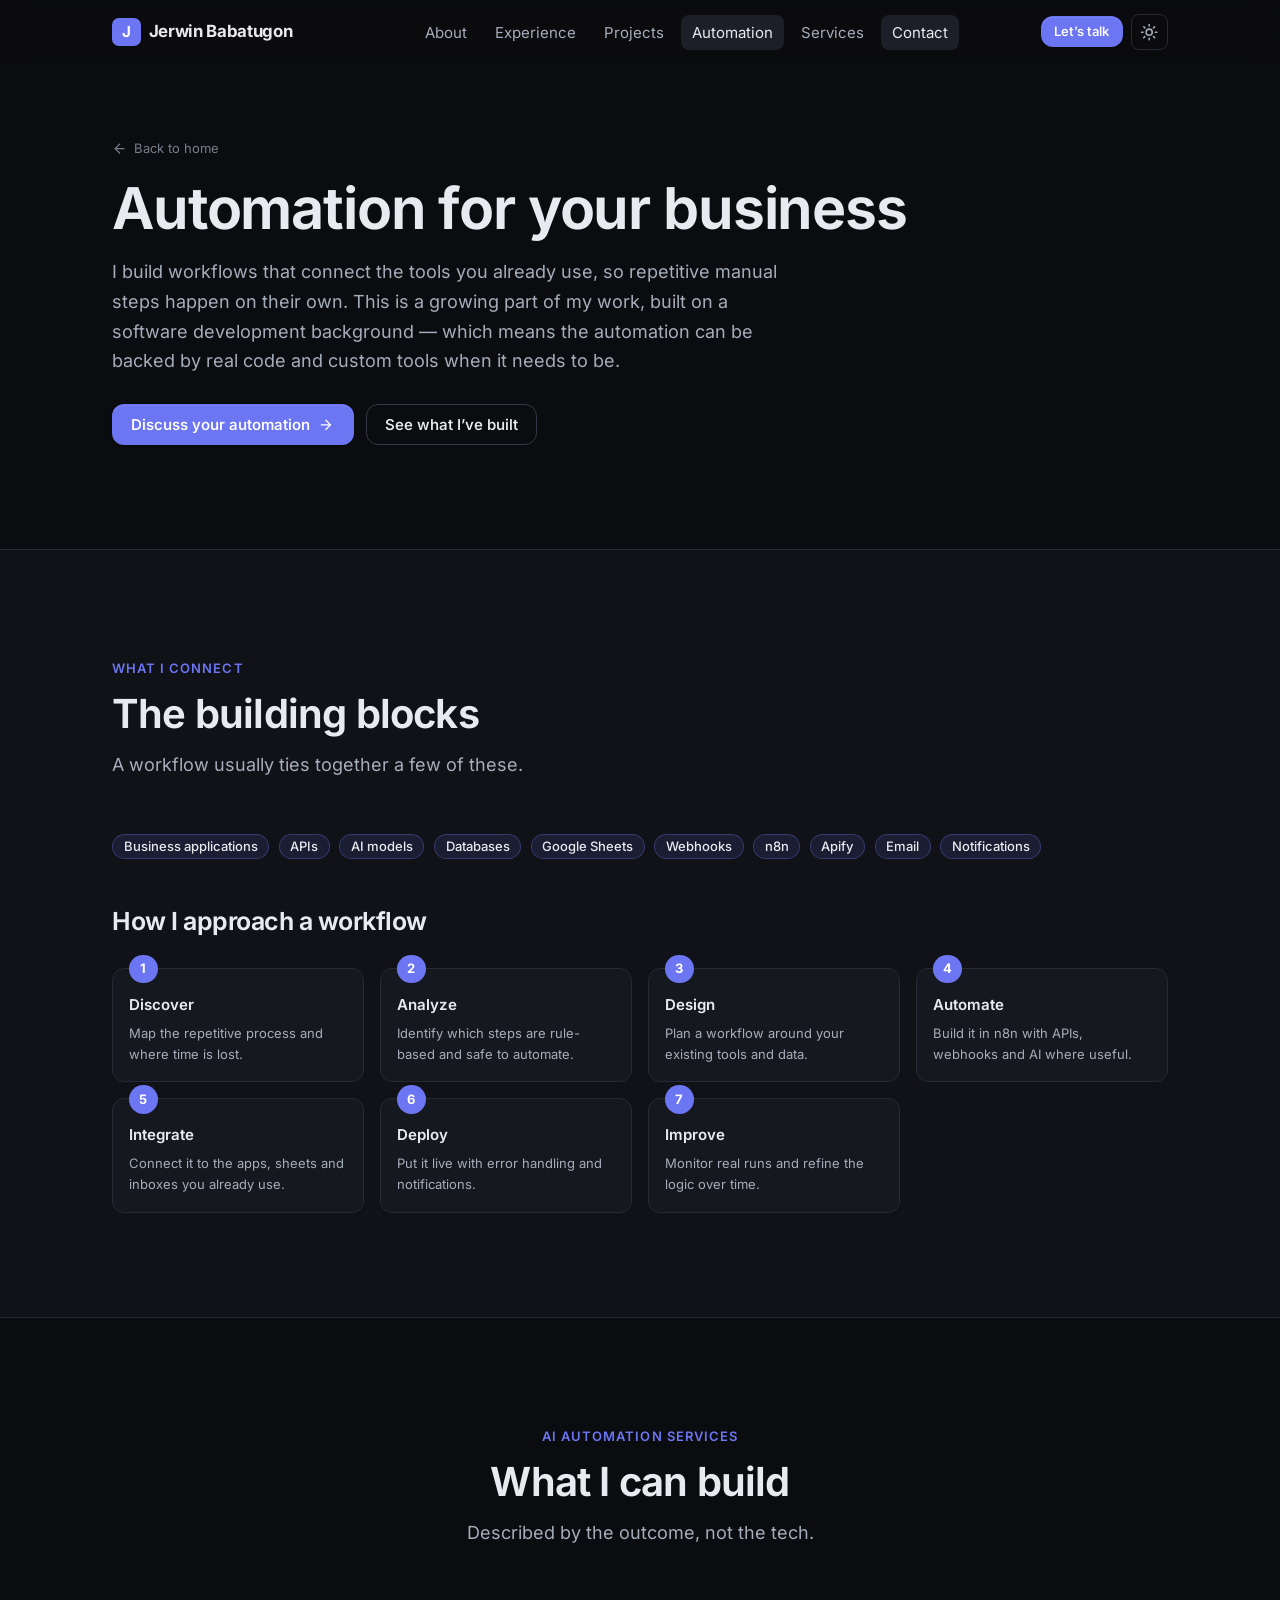
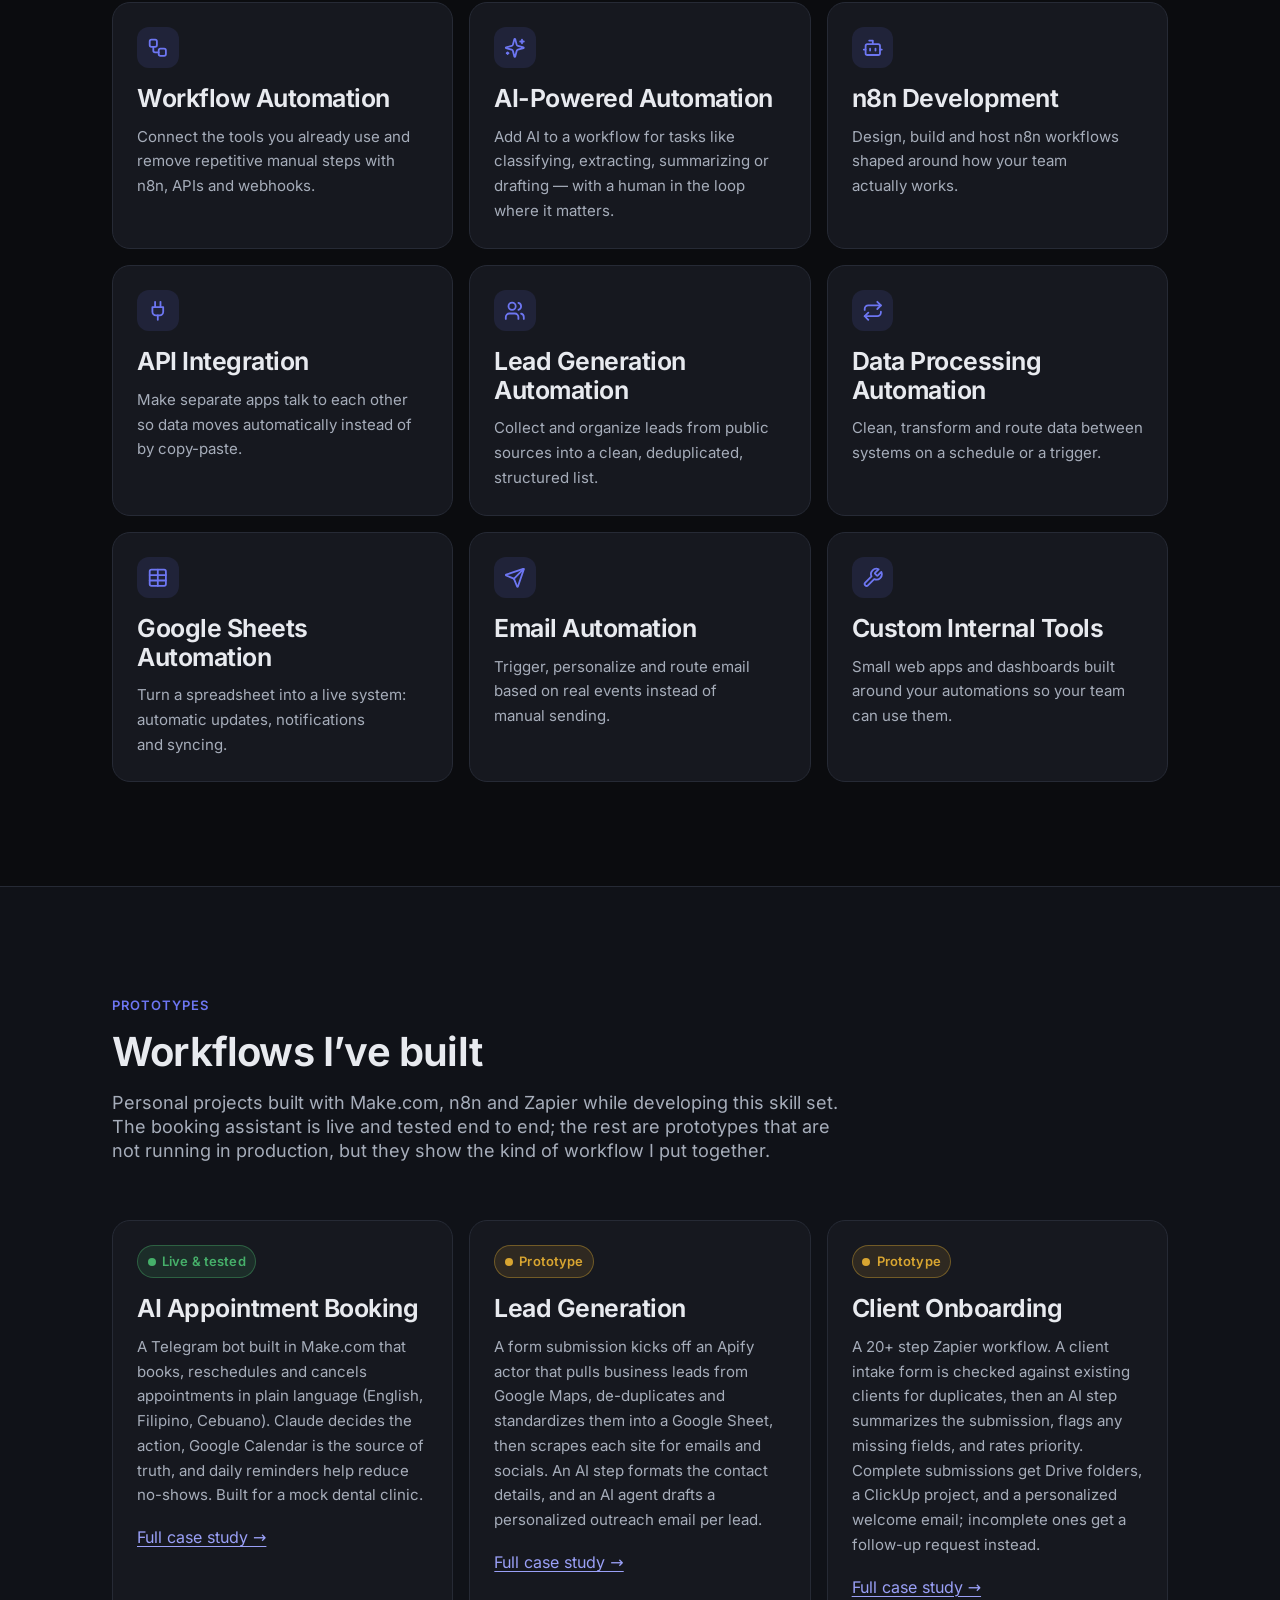
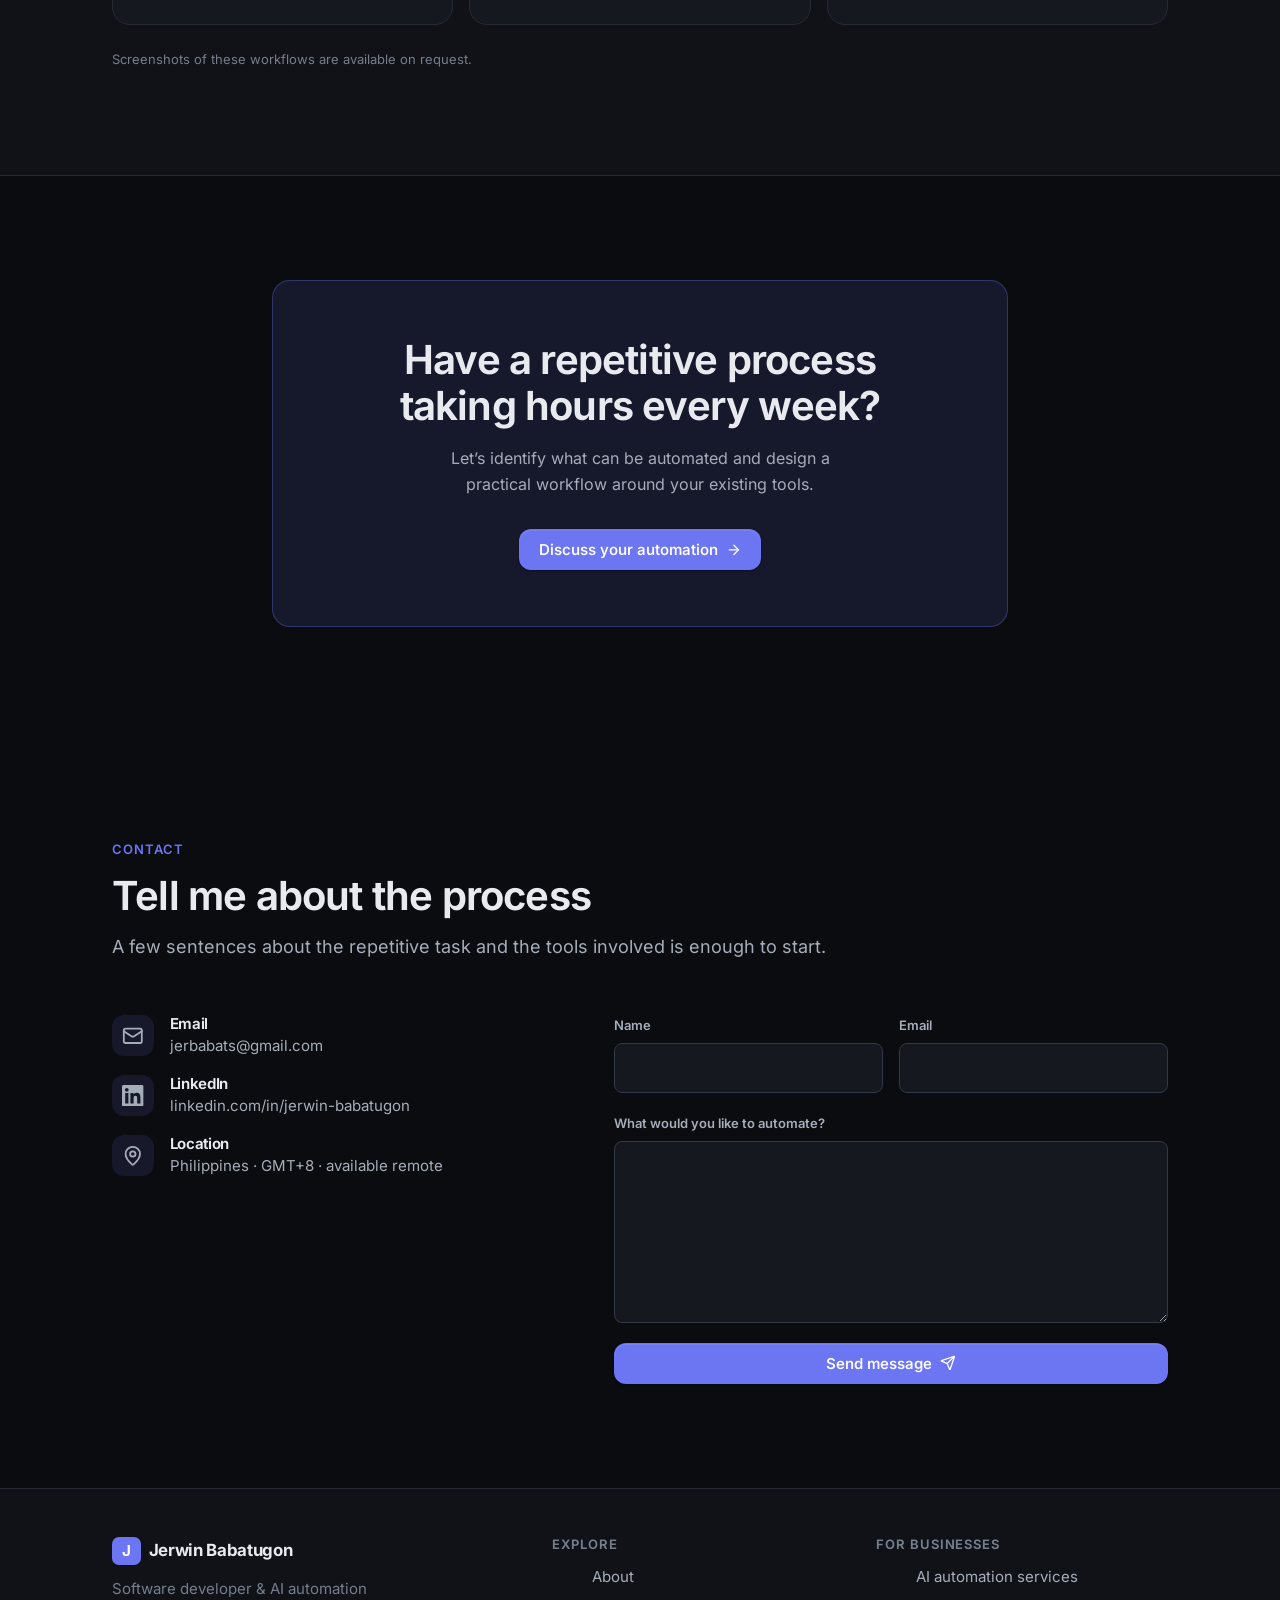
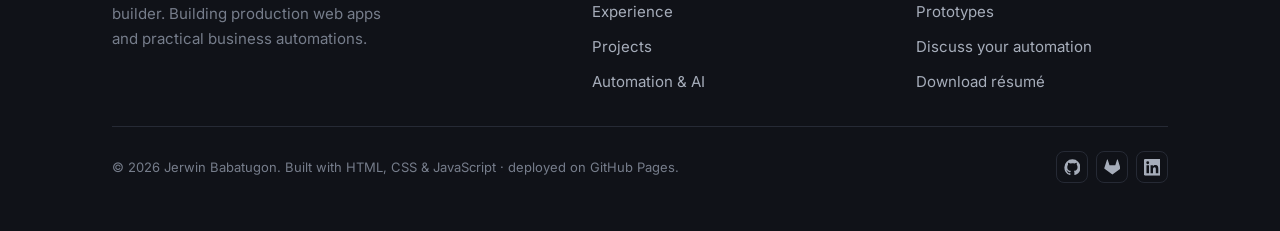
<file: public/automation/index.html>
<!DOCTYPE html>
<html lang="en" data-theme="dark">
<head>
  <meta charset="utf-8">
  <meta name="viewport" content="width=device-width, initial-scale=1">

  <title>AI Automation &amp; n8n Development — Jerwin Babatugon</title>
  <meta name="description" content="Practical business automation with n8n, APIs, webhooks and AI. Jerwin Babatugon connects the tools you already use to remove repetitive manual work — lead generation, data processing, Google Sheets, email and custom internal tools.">
  <meta name="author" content="Jerwin Babatugon">
  <link rel="canonical" href="https://zymith123.github.io/portfolio/automation/">

  <meta name="theme-color" content="#0b0c0f">
  <meta name="color-scheme" content="dark light">

  <meta property="og:type" content="website">
  <meta property="og:site_name" content="Jerwin Babatugon">
  <meta property="og:title" content="AI Automation &amp; n8n Development — Jerwin Babatugon">
  <meta property="og:description" content="Practical business automation with n8n, APIs, webhooks and AI — built around the tools you already use.">
  <meta property="og:url" content="https://zymith123.github.io/portfolio/automation/">
  <meta property="og:image" content="https://zymith123.github.io/portfolio/assets/img/og-image.jpg">
  <meta property="og:image:width" content="1200">
  <meta property="og:image:height" content="630">
  <meta name="twitter:card" content="summary_large_image">
  <meta name="twitter:image" content="https://zymith123.github.io/portfolio/assets/img/og-image.jpg">

  <link rel="icon" href="../assets/img/favicon.svg" type="image/svg+xml">
  <link rel="icon" href="../assets/img/favicon-32.png" sizes="32x32">
  <link rel="apple-touch-icon" href="../assets/img/apple-touch-icon.png">
  <link rel="manifest" href="../site.webmanifest">

  <link rel="preload" href="../assets/fonts/inter-variable.woff2" as="font" type="font/woff2" crossorigin>
  <link rel="stylesheet" href="../assets/css/styles.css">

  <script>
    document.documentElement.classList.add('js');
      try {
      var t = localStorage.getItem('theme');
      document.documentElement.setAttribute('data-theme', (t === 'light' || t === 'dark') ? t : 'dark');
    } catch (e) { document.documentElement.setAttribute('data-theme', 'dark'); }
  </script>

  <script type="application/ld+json">
  {
    "@context": "https://schema.org",
    "@type": "Service",
    "name": "AI Automation & n8n Development",
    "serviceType": "Business workflow automation",
    "provider": {
      "@type": "Person",
      "name": "Jerwin Babatugon",
      "url": "https://zymith123.github.io/portfolio/"
    },
    "areaServed": "Remote / worldwide",
    "description": "Practical automation with n8n, APIs, webhooks and AI: workflow automation, API integration, lead generation, data processing, Google Sheets automation, email automation and custom internal tools."
  }
  </script>
</head>
<body>
  <svg id="icon-sprite" xmlns="http://www.w3.org/2000/svg" style="display:none" aria-hidden="true">
    <!-- stroke icons inherit fill/stroke/stroke-width from the consuming <svg> via CSS -->

    <symbol id="i-arrow-right" viewBox="0 0 24 24"><path d="M5 12h14"/><path d="m12 5 7 7-7 7"/></symbol>
    <symbol id="i-arrow-left" viewBox="0 0 24 24"><path d="m12 19-7-7 7-7"/><path d="M19 12H5"/></symbol>
    <symbol id="i-arrow-up" viewBox="0 0 24 24"><path d="m5 12 7-7 7 7"/><path d="M12 19V5"/></symbol>
    <symbol id="i-arrow-up-right" viewBox="0 0 24 24"><path d="M7 7h10v10"/><path d="M7 17 17 7"/></symbol>
    <symbol id="i-external" viewBox="0 0 24 24"><path d="M15 3h6v6"/><path d="M10 14 21 3"/><path d="M18 13v6a2 2 0 0 1-2 2H5a2 2 0 0 1-2-2V8a2 2 0 0 1 2-2h6"/></symbol>
    <symbol id="i-chevron-left" viewBox="0 0 24 24"><path d="m15 18-6-6 6-6"/></symbol>
    <symbol id="i-chevron-right" viewBox="0 0 24 24"><path d="m9 18 6-6-6-6"/></symbol>
    <symbol id="i-chevron-down" viewBox="0 0 24 24"><path d="m6 9 6 6 6-6"/></symbol>

    <symbol id="i-menu" viewBox="0 0 24 24"><line x1="4" x2="20" y1="6" y2="6"/><line x1="4" x2="20" y1="12" y2="12"/><line x1="4" x2="20" y1="18" y2="18"/></symbol>
    <symbol id="i-x" viewBox="0 0 24 24"><path d="M18 6 6 18"/><path d="m6 6 12 12"/></symbol>
    <symbol id="i-check" viewBox="0 0 24 24"><path d="M20 6 9 17l-5-5"/></symbol>
    <symbol id="i-sun" viewBox="0 0 24 24"><circle cx="12" cy="12" r="4"/><path d="M12 2v2"/><path d="M12 20v2"/><path d="m4.93 4.93 1.41 1.41"/><path d="m17.66 17.66 1.41 1.41"/><path d="M2 12h2"/><path d="M20 12h2"/><path d="m6.34 17.66-1.41 1.41"/><path d="m19.07 4.93-1.41 1.41"/></symbol>
    <symbol id="i-moon" viewBox="0 0 24 24"><path d="M12 3a6 6 0 0 0 9 9 9 9 0 1 1-9-9Z"/></symbol>

    <symbol id="i-mail" viewBox="0 0 24 24"><rect width="20" height="16" x="2" y="4" rx="2"/><path d="m22 7-8.97 5.7a1.94 1.94 0 0 1-2.06 0L2 7"/></symbol>
    <symbol id="i-download" viewBox="0 0 24 24"><path d="M21 15v4a2 2 0 0 1-2 2H5a2 2 0 0 1-2-2v-4"/><polyline points="7 10 12 15 17 10"/><line x1="12" x2="12" y1="15" y2="3"/></symbol>
    <symbol id="i-map-pin" viewBox="0 0 24 24"><path d="M20 10c0 4.993-5.539 10.193-7.399 11.799a1 1 0 0 1-1.202 0C9.539 20.193 4 14.993 4 10a8 8 0 0 1 16 0"/><circle cx="12" cy="10" r="3"/></symbol>
    <symbol id="i-calendar" viewBox="0 0 24 24"><path d="M8 2v4"/><path d="M16 2v4"/><rect width="18" height="18" x="3" y="4" rx="2"/><path d="M3 10h18"/></symbol>

    <symbol id="i-code" viewBox="0 0 24 24"><polyline points="16 18 22 12 16 6"/><polyline points="8 6 2 12 8 18"/></symbol>
    <symbol id="i-server" viewBox="0 0 24 24"><rect width="20" height="8" x="2" y="2" rx="2"/><rect width="20" height="8" x="2" y="14" rx="2"/><line x1="6" x2="6.01" y1="6" y2="6"/><line x1="6" x2="6.01" y1="18" y2="18"/></symbol>
    <symbol id="i-database" viewBox="0 0 24 24"><ellipse cx="12" cy="5" rx="9" ry="3"/><path d="M3 5v14a9 3 0 0 0 18 0V5"/><path d="M3 12a9 3 0 0 0 18 0"/></symbol>
    <symbol id="i-git-branch" viewBox="0 0 24 24"><line x1="6" x2="6" y1="3" y2="15"/><circle cx="18" cy="6" r="3"/><circle cx="6" cy="18" r="3"/><path d="M18 9a9 9 0 0 1-9 9"/></symbol>
    <symbol id="i-workflow" viewBox="0 0 24 24"><rect width="8" height="8" x="3" y="3" rx="2"/><path d="M7 11v4a2 2 0 0 0 2 2h4"/><rect width="8" height="8" x="13" y="13" rx="2"/></symbol>
    <symbol id="i-sparkles" viewBox="0 0 24 24"><path d="M9.937 15.5A2 2 0 0 0 8.5 14.063l-6.135-1.582a.5.5 0 0 1 0-.962L8.5 9.936A2 2 0 0 0 9.937 8.5l1.582-6.135a.5.5 0 0 1 .963 0L14.063 8.5A2 2 0 0 0 15.5 9.937l6.135 1.581a.5.5 0 0 1 0 .964L15.5 14.063a2 2 0 0 0-1.437 1.437l-1.582 6.135a.5.5 0 0 1-.963 0z"/><path d="M20 3v4"/><path d="M22 5h-4"/><path d="M4 17v2"/><path d="M5 18H3"/></symbol>
    <symbol id="i-plug" viewBox="0 0 24 24"><path d="M12 22v-5"/><path d="M9 8V2"/><path d="M15 8V2"/><path d="M18 8v5a4 4 0 0 1-4 4h-4a4 4 0 0 1-4-4V8Z"/></symbol>
    <symbol id="i-users" viewBox="0 0 24 24"><path d="M16 21v-2a4 4 0 0 0-4-4H6a4 4 0 0 0-4 4v2"/><circle cx="9" cy="7" r="4"/><path d="M22 21v-2a4 4 0 0 0-3-3.87"/><path d="M16 3.13a4 4 0 0 1 0 7.75"/></symbol>
    <symbol id="i-repeat" viewBox="0 0 24 24"><path d="m17 2 4 4-4 4"/><path d="M3 11v-1a4 4 0 0 1 4-4h14"/><path d="m7 22-4-4 4-4"/><path d="M21 13v1a4 4 0 0 1-4 4H3"/></symbol>
    <symbol id="i-table" viewBox="0 0 24 24"><path d="M12 3v18"/><rect width="18" height="18" x="3" y="3" rx="2"/><path d="M3 9h18"/><path d="M3 15h18"/></symbol>
    <symbol id="i-send" viewBox="0 0 24 24"><path d="M14.536 21.686a.5.5 0 0 0 .937-.024l6.5-19a.496.496 0 0 0-.635-.635l-19 6.5a.5.5 0 0 0-.024.937l7.93 3.18a2 2 0 0 1 1.112 1.11z"/><path d="m21.854 2.147-10.94 10.939"/></symbol>
    <symbol id="i-wrench" viewBox="0 0 24 24"><path d="M14.7 6.3a1 1 0 0 0 0 1.4l1.6 1.6a1 1 0 0 0 1.4 0l3.77-3.77a6 6 0 0 1-7.94 7.94l-6.91 6.91a2.12 2.12 0 0 1-3-3l6.91-6.91a6 6 0 0 1 7.94-7.94l-3.76 3.76z"/></symbol>
    <symbol id="i-bot" viewBox="0 0 24 24"><path d="M12 8V4H8"/><rect width="16" height="12" x="4" y="8" rx="2"/><path d="M2 14h2"/><path d="M20 14h2"/><path d="M15 13v2"/><path d="M9 13v2"/></symbol>
    <symbol id="i-layers" viewBox="0 0 24 24"><path d="M12.83 2.18a2 2 0 0 0-1.66 0L2.6 6.08a1 1 0 0 0 0 1.83l8.58 3.91a2 2 0 0 0 1.66 0l8.58-3.9a1 1 0 0 0 0-1.83z"/><path d="M2 12a1 1 0 0 0 .58.91l8.6 3.91a2 2 0 0 0 1.65 0l8.58-3.9A1 1 0 0 0 22 12"/><path d="M2 17a1 1 0 0 0 .58.91l8.6 3.91a2 2 0 0 0 1.65 0l8.58-3.9A1 1 0 0 0 22 17"/></symbol>
    <symbol id="i-search" viewBox="0 0 24 24"><circle cx="11" cy="11" r="8"/><path d="m21 21-4.3-4.3"/></symbol>
    <symbol id="i-clipboard" viewBox="0 0 24 24"><rect width="8" height="4" x="8" y="2" rx="1"/><path d="M16 4h2a2 2 0 0 1 2 2v14a2 2 0 0 1-2 2H6a2 2 0 0 1-2-2V6a2 2 0 0 1 2-2h2"/></symbol>
    <symbol id="i-pen" viewBox="0 0 24 24"><path d="M12 20h9"/><path d="M16.376 3.622a1 1 0 0 1 3.002 3.002L7.368 18.635a2 2 0 0 1-.855.506l-2.872.838a.5.5 0 0 1-.62-.62l.838-2.872a2 2 0 0 1 .506-.854z"/></symbol>
    <symbol id="i-rocket" viewBox="0 0 24 24"><path d="M4.5 16.5c-1.5 1.26-2 5-2 5s3.74-.5 5-2c.71-.84.7-2.13-.09-2.91a2.18 2.18 0 0 0-2.91-.09z"/><path d="m12 15-3-3a22 22 0 0 1 2-3.95A12.88 12.88 0 0 1 22 2c0 2.72-.78 7.5-6 11a22.35 22.35 0 0 1-4 2z"/><path d="M9 12H4s.55-3.03 2-4c1.62-1.08 5 0 5 0"/><path d="M12 15v5s3.03-.55 4-2c1.08-1.62 0-5 0-5"/></symbol>
    <symbol id="i-trending-up" viewBox="0 0 24 24"><path d="M16 7h6v6"/><path d="m22 7-8.5 8.5-5-5L2 17"/></symbol>
    <symbol id="i-link" viewBox="0 0 24 24"><path d="M10 13a5 5 0 0 0 7.54.54l3-3a5 5 0 0 0-7.07-7.07l-1.72 1.71"/><path d="M14 11a5 5 0 0 0-7.54-.54l-3 3a5 5 0 0 0 7.07 7.07l1.71-1.71"/></symbol>

    <!-- brand glyphs: fill-based -->
    <symbol id="i-github" viewBox="0 0 24 24" fill="currentColor" stroke="none"><path d="M12 .5A11.5 11.5 0 0 0 .5 12a11.5 11.5 0 0 0 7.86 10.92c.575.106.785-.25.785-.556 0-.274-.01-1-.015-1.964-3.196.695-3.87-1.54-3.87-1.54-.523-1.328-1.277-1.682-1.277-1.682-1.043-.714.08-.699.08-.699 1.153.081 1.76 1.184 1.76 1.184 1.025 1.756 2.69 1.249 3.345.955.104-.742.401-1.249.729-1.536-2.552-.29-5.235-1.276-5.235-5.68 0-1.255.448-2.28 1.183-3.084-.119-.29-.513-1.459.112-3.042 0 0 .965-.309 3.163 1.178a11.02 11.02 0 0 1 2.88-.387c.977.004 1.96.132 2.88.387 2.196-1.487 3.16-1.178 3.16-1.178.626 1.583.232 2.752.114 3.042.737.804 1.182 1.829 1.182 3.084 0 4.415-2.687 5.386-5.247 5.671.413.355.78 1.056.78 2.129 0 1.537-.014 2.776-.014 3.154 0 .309.207.668.79.555A11.5 11.5 0 0 0 23.5 12 11.5 11.5 0 0 0 12 .5Z"/></symbol>
    <symbol id="i-linkedin" viewBox="0 0 24 24" fill="currentColor" stroke="none"><path d="M20.45 20.45h-3.56v-5.57c0-1.33-.03-3.04-1.85-3.04-1.85 0-2.14 1.45-2.14 2.94v5.67H9.35V9h3.42v1.56h.05c.48-.9 1.64-1.85 3.37-1.85 3.6 0 4.27 2.37 4.27 5.46v6.28zM5.34 7.43a2.07 2.07 0 1 1 0-4.14 2.07 2.07 0 0 1 0 4.14zM7.12 20.45H3.55V9h3.57v11.45zM22.22 0H1.77C.79 0 0 .77 0 1.72v20.56C0 23.23.79 24 1.77 24h20.45c.98 0 1.78-.77 1.78-1.72V1.72C24 .77 23.2 0 22.22 0z"/></symbol>
    <symbol id="i-gitlab" viewBox="0 0 24 24" fill="currentColor" stroke="none"><path d="m23.55 13.03-1.32-4.08-2.62-8.06a.45.45 0 0 0-.86 0L16.13 8.9H7.87L5.25.89a.45.45 0 0 0-.86 0L1.77 8.95.45 13.03a.9.9 0 0 0 .33 1.01L12 22.28l11.22-8.24a.9.9 0 0 0 .33-1.01"/></symbol>

    <symbol id="i-briefcase" viewBox="0 0 24 24"><path d="M16 20V4a2 2 0 0 0-2-2h-4a2 2 0 0 0-2 2v16"/><rect width="20" height="14" x="2" y="6" rx="2"/></symbol>
    <symbol id="i-graduation" viewBox="0 0 24 24"><path d="M21.42 10.922a1 1 0 0 0-.019-1.838L12.83 5.18a2 2 0 0 0-1.66 0L2.6 9.08a1 1 0 0 0 0 1.832l8.57 3.908a2 2 0 0 0 1.66 0z"/><path d="M22 10v6"/><path d="M6 12.5V16a6 3 0 0 0 12 0v-3.5"/></symbol>
  </svg>
  <a class="skip-link" href="#main">Skip to content</a>

  <header class="site-header" id="site-header">
    <div class="container site-header__inner">
      <a class="brand" href="../" aria-label="Jerwin Babatugon — home">
        <span class="brand__mark" aria-hidden="true">J</span>
        <span>Jerwin&nbsp;Babatugon</span>
      </a>

      <nav class="nav" id="primary-nav" aria-label="Primary">
        <ul class="nav__list">
          <li><a class="nav__link" href="../#about">About</a></li>
          <li><a class="nav__link" href="../#experience">Experience</a></li>
          <li><a class="nav__link" href="../#projects">Projects</a></li>
          <li><a class="nav__link" href="./" aria-current="true">Automation</a></li>
          <li><a class="nav__link" href="#services">Services</a></li>
          <li><a class="nav__link" href="#contact">Contact</a></li>
        </ul>
        <a class="btn btn--primary btn--sm nav__cta-mobile" href="#contact">Let&rsquo;s talk</a>
      </nav>

      <div class="header-actions">
        <a class="btn btn--primary btn--sm nav__cta-desktop" href="#contact">Let&rsquo;s talk</a>
        <button class="theme-toggle" id="theme-toggle" type="button" aria-label="Switch color theme" aria-pressed="false">
          <svg class="icon icon-moon" aria-hidden="true"><use href="#i-moon"></use></svg>
          <svg class="icon icon-sun" aria-hidden="true"><use href="#i-sun"></use></svg>
        </button>
        <button class="nav-toggle" id="nav-toggle" type="button" aria-label="Open menu" aria-expanded="false" aria-controls="primary-nav">
          <svg class="icon" aria-hidden="true"><use href="#i-menu"></use></svg>
        </button>
      </div>
    </div>
  </header>

  <main id="main">
    <section class="subhero">
      <div class="container">
        <a class="subhero__back" href="../">
          <svg class="icon" aria-hidden="true"><use href="#i-arrow-left"></use></svg> Back to home
        </a>
        <h1 class="subhero__title">Automation for your business</h1>
        <p class="subhero__lead">
          I build workflows that connect the tools you already use, so repetitive manual
          steps happen on their own. This is a growing part of my work, built on a
          software development background &mdash; which means the automation can be backed
          by real code and custom tools when it needs to be.
        </p>
        <div class="hero__cta" style="margin-top:1.75rem">
          <a class="btn btn--primary" href="#contact">
            Discuss your automation
            <svg class="icon btn__icon" aria-hidden="true"><use href="#i-arrow-right"></use></svg>
          </a>
          <a class="btn btn--secondary" href="#prototypes">See what I&rsquo;ve built</a>
        </div>
      </div>
    </section>

    <section class="section section--tint section--border">
      <div class="container">
        <div class="section__head">
          <span class="section__eyebrow">What I connect</span>
          <h2 class="section__title">The building blocks</h2>
          <p class="section__subtitle">A workflow usually ties together a few of these.</p>
        </div>
        <div class="chip-set connects">
          <span class="chip chip--accent">Business applications</span>
          <span class="chip chip--accent">APIs</span>
          <span class="chip chip--accent">AI models</span>
          <span class="chip chip--accent">Databases</span>
          <span class="chip chip--accent">Google Sheets</span>
          <span class="chip chip--accent">Webhooks</span>
          <span class="chip chip--accent">n8n</span>
          <span class="chip chip--accent">Apify</span>
          <span class="chip chip--accent">Email</span>
          <span class="chip chip--accent">Notifications</span>
        </div>

        <h3 class="section__title" style="font-size:var(--fs-h3);margin:3rem 0 2rem">How I approach a workflow</h3>
        <ol class="stepper">
          <li class="step"><p class="step__name">Discover</p><p class="step__text">Map the repetitive process and where time is lost.</p></li>
          <li class="step"><p class="step__name">Analyze</p><p class="step__text">Identify which steps are rule-based and safe to automate.</p></li>
          <li class="step"><p class="step__name">Design</p><p class="step__text">Plan a workflow around your existing tools and data.</p></li>
          <li class="step"><p class="step__name">Automate</p><p class="step__text">Build it in n8n with APIs, webhooks and AI where useful.</p></li>
          <li class="step"><p class="step__name">Integrate</p><p class="step__text">Connect it to the apps, sheets and inboxes you already use.</p></li>
          <li class="step"><p class="step__name">Deploy</p><p class="step__text">Put it live with error handling and notifications.</p></li>
          <li class="step"><p class="step__name">Improve</p><p class="step__text">Monitor real runs and refine the logic over time.</p></li>
        </ol>
      </div>
    </section>

    <section class="section services" id="services">
      <div class="container">
        <div class="section__head section__head--center">
          <span class="section__eyebrow">AI Automation Services</span>
          <h2 class="section__title">What I can build</h2>
          <p class="section__subtitle">Described by the outcome, not the tech.</p>
        </div>
        <div class="services__grid">
          <div class="card reveal"><span class="card__icon"><svg class="icon" aria-hidden="true"><use href="#i-workflow"></use></svg></span><h3 class="card__title">Workflow Automation</h3><p class="card__text">Connect the tools you already use and remove repetitive manual steps with n8n, APIs and webhooks.</p></div>
          <div class="card reveal"><span class="card__icon"><svg class="icon" aria-hidden="true"><use href="#i-sparkles"></use></svg></span><h3 class="card__title">AI-Powered Automation</h3><p class="card__text">Add AI to a workflow for tasks like classifying, extracting, summarizing or drafting &mdash; with a human in the loop where it matters.</p></div>
          <div class="card reveal"><span class="card__icon"><svg class="icon" aria-hidden="true"><use href="#i-bot"></use></svg></span><h3 class="card__title">n8n Development</h3><p class="card__text">Design, build and host n8n workflows shaped around how your team actually works.</p></div>
          <div class="card reveal"><span class="card__icon"><svg class="icon" aria-hidden="true"><use href="#i-plug"></use></svg></span><h3 class="card__title">API Integration</h3><p class="card__text">Make separate apps talk to each other so data moves automatically instead of by copy-paste.</p></div>
          <div class="card reveal"><span class="card__icon"><svg class="icon" aria-hidden="true"><use href="#i-users"></use></svg></span><h3 class="card__title">Lead Generation Automation</h3><p class="card__text">Collect and organize leads from public sources into a clean, deduplicated, structured list.</p></div>
          <div class="card reveal"><span class="card__icon"><svg class="icon" aria-hidden="true"><use href="#i-repeat"></use></svg></span><h3 class="card__title">Data Processing Automation</h3><p class="card__text">Clean, transform and route data between systems on a schedule or a trigger.</p></div>
          <div class="card reveal"><span class="card__icon"><svg class="icon" aria-hidden="true"><use href="#i-table"></use></svg></span><h3 class="card__title">Google Sheets Automation</h3><p class="card__text">Turn a spreadsheet into a live system: automatic updates, notifications and syncing.</p></div>
          <div class="card reveal"><span class="card__icon"><svg class="icon" aria-hidden="true"><use href="#i-send"></use></svg></span><h3 class="card__title">Email Automation</h3><p class="card__text">Trigger, personalize and route email based on real events instead of manual sending.</p></div>
          <div class="card reveal"><span class="card__icon"><svg class="icon" aria-hidden="true"><use href="#i-wrench"></use></svg></span><h3 class="card__title">Custom Internal Tools</h3><p class="card__text">Small web apps and dashboards built around your automations so your team can use them.</p></div>
        </div>
      </div>
    </section>

    <section class="section section--tint section--border" id="prototypes">
      <div class="container">
        <div class="section__head">
          <span class="section__eyebrow">Prototypes</span>
          <h2 class="section__title">Workflows I&rsquo;ve built</h2>
          <p class="section__subtitle">
            Personal projects built with Make.com, n8n and Zapier while developing this skill set.
            The booking assistant is live and tested end to end; the rest are prototypes that
            are not running in production, but they show the kind of workflow I put together.
          </p>
        </div>

        <div class="services__grid">
          <article class="card reveal">
            <span class="badge badge--live">Live &amp; tested</span>
            <h3 class="card__title" style="margin-top:1rem">AI Appointment Booking</h3>
            <p class="card__text">
              A Telegram bot built in Make.com that books, reschedules and cancels
              appointments in plain language (English, Filipino, Cebuano). Claude decides
              the action, Google Calendar is the source of truth, and daily reminders
              help reduce no-shows. Built for a mock dental clinic.
            </p>
            <p style="margin-top:1rem"><a class="inline-link" href="../projects/ai-appointment-booking-assistant/">Full case study &rarr;</a></p>
          </article>

          <article class="card reveal">
            <span class="badge badge--dev">Prototype</span>
            <h3 class="card__title" style="margin-top:1rem">Lead Generation</h3>
            <p class="card__text">
              A form submission kicks off an Apify actor that pulls business leads from
              Google Maps, de-duplicates and standardizes them into a Google Sheet, then
              scrapes each site for emails and socials. An AI step formats the contact
              details, and an AI agent drafts a personalized outreach email per lead.
            </p>
            <p style="margin-top:1rem"><a class="inline-link" href="../projects/lead-generation-automation/">Full case study &rarr;</a></p>
          </article>

          <article class="card reveal">
            <span class="badge badge--dev">Prototype</span>
            <h3 class="card__title" style="margin-top:1rem">Client Onboarding</h3>
            <p class="card__text">
              A 20+ step Zapier workflow. A client intake form is checked against existing
              clients for duplicates, then an AI step summarizes the submission, flags any
              missing fields, and rates priority. Complete submissions get Drive folders, a
              ClickUp project, and a personalized welcome email; incomplete ones get a
              follow-up request instead.
            </p>
            <p style="margin-top:1rem"><a class="inline-link" href="../projects/client-onboarding-automation/">Full case study &rarr;</a></p>
          </article>
        </div>
        <p class="skill-note" style="margin-top:1.5rem">Screenshots of these workflows are available on request.</p>
      </div>
    </section>

    <section class="section cta-band">
      <div class="container">
        <div class="cta-band__inner reveal">
          <h2 class="cta-band__title">Have a repetitive process taking hours every week?</h2>
          <p class="cta-band__text">Let&rsquo;s identify what can be automated and design a practical workflow around your existing tools.</p>
          <a class="btn btn--primary" href="#contact">
            Discuss your automation
            <svg class="icon btn__icon" aria-hidden="true"><use href="#i-arrow-right"></use></svg>
          </a>
        </div>
      </div>
    </section>

    <section class="section contact" id="contact">
      <div class="container">
        <div class="section__head">
          <span class="section__eyebrow">Contact</span>
          <h2 class="section__title">Tell me about the process</h2>
          <p class="section__subtitle">A few sentences about the repetitive task and the tools involved is enough to start.</p>
        </div>
        <div class="contact__grid">
          <div class="contact__methods">
            <div class="contact__method">
              <span class="card__icon"><svg class="icon" aria-hidden="true"><use href="#i-mail"></use></svg></span>
              <div><h3>Email</h3><a href="mailto:jerbabats@gmail.com">jerbabats@gmail.com</a></div>
            </div>
            <div class="contact__method">
              <span class="card__icon"><svg class="icon" aria-hidden="true"><use href="#i-linkedin"></use></svg></span>
              <div><h3>LinkedIn</h3><a href="https://www.linkedin.com/in/jerwin-babatugon" target="_blank" rel="noopener">linkedin.com/in/jerwin-babatugon</a></div>
            </div>
            <div class="contact__method">
              <span class="card__icon"><svg class="icon" aria-hidden="true"><use href="#i-map-pin"></use></svg></span>
              <div><h3>Location</h3><span>Philippines &middot; GMT+8 &middot; available remote</span></div>
            </div>
          </div>

          <form class="contact__form" id="contact-form" action="https://api.web3forms.com/submit" method="POST" novalidate>
            <input type="hidden" name="access_key" value="b6e905a8-07f4-4fa0-b4d9-898ad67b7eb2">
            <input type="hidden" name="subject" value="Automation inquiry from portfolio">
            <input type="hidden" name="from_name" value="Portfolio automation page">
            <div class="hp-field" aria-hidden="true">
              <label>Leave this field empty<input type="text" name="botcheck" tabindex="-1" autocomplete="off"></label>
            </div>
            <div class="form-row form-row--2">
              <div class="field">
                <label class="field__label" for="cf-name">Name</label>
                <input class="field__input" id="cf-name" name="name" type="text" autocomplete="name" required aria-describedby="cf-name-err">
                <span class="field__error" id="cf-name-err" aria-live="polite"></span>
              </div>
              <div class="field">
                <label class="field__label" for="cf-email">Email</label>
                <input class="field__input" id="cf-email" name="email" type="email" autocomplete="email" required aria-describedby="cf-email-err">
                <span class="field__error" id="cf-email-err" aria-live="polite"></span>
              </div>
            </div>
            <div class="field">
              <label class="field__label" for="cf-msg">What would you like to automate?</label>
              <textarea class="field__input" id="cf-msg" name="message" rows="6" required aria-describedby="cf-msg-err"></textarea>
              <span class="field__error" id="cf-msg-err" aria-live="polite"></span>
            </div>
            <button class="btn btn--primary btn--block" type="submit" id="cf-submit">
              Send message
              <svg class="icon btn__icon" aria-hidden="true"><use href="#i-send"></use></svg>
            </button>
            <p class="form-status" id="cf-status" role="status" hidden></p>
          </form>
        </div>
      </div>
    </section>
  </main>

  <footer class="site-footer">
    <div class="container">
      <div class="site-footer__grid">
        <div class="site-footer__brand">
          <a class="brand" href="../"><span class="brand__mark" aria-hidden="true">J</span><span>Jerwin&nbsp;Babatugon</span></a>
          <p>Software developer &amp; AI automation builder. Building production web apps and practical business automations.</p>
        </div>
        <div>
          <h4>Explore</h4>
          <ul class="site-footer__links">
            <li><a href="../#about">About</a></li>
            <li><a href="../#experience">Experience</a></li>
            <li><a href="../#projects">Projects</a></li>
            <li><a href="../#automation">Automation &amp; AI</a></li>
          </ul>
        </div>
        <div>
          <h4>For businesses</h4>
          <ul class="site-footer__links">
            <li><a href="#services">AI automation services</a></li>
            <li><a href="#prototypes">Prototypes</a></li>
            <li><a href="#contact">Discuss your automation</a></li>
            <li><a href="../assets/cv/Jerwin-Babatugon-CV.pdf" target="_blank" rel="noopener">Download résumé</a></li>
          </ul>
        </div>
      </div>
      <div class="site-footer__bottom">
        <p>&copy; <span id="year">2026</span> Jerwin Babatugon. Built with HTML, CSS &amp; JavaScript &middot; deployed on GitHub Pages.</p>
        <div class="site-footer__socials">
          <a href="https://github.com/zymith123" target="_blank" rel="noopener" aria-label="GitHub"><svg class="icon" aria-hidden="true"><use href="#i-github"></use></svg></a>
          <a href="https://gitlab.com/zymith1234" target="_blank" rel="noopener" aria-label="GitLab"><svg class="icon" aria-hidden="true"><use href="#i-gitlab"></use></svg></a>
          <a href="https://www.linkedin.com/in/jerwin-babatugon" target="_blank" rel="noopener" aria-label="LinkedIn"><svg class="icon" aria-hidden="true"><use href="#i-linkedin"></use></svg></a>
        </div>
      </div>
    </div>
  </footer>

  <script src="../assets/js/main.js" defer></script>
</body>
</html>
</file>
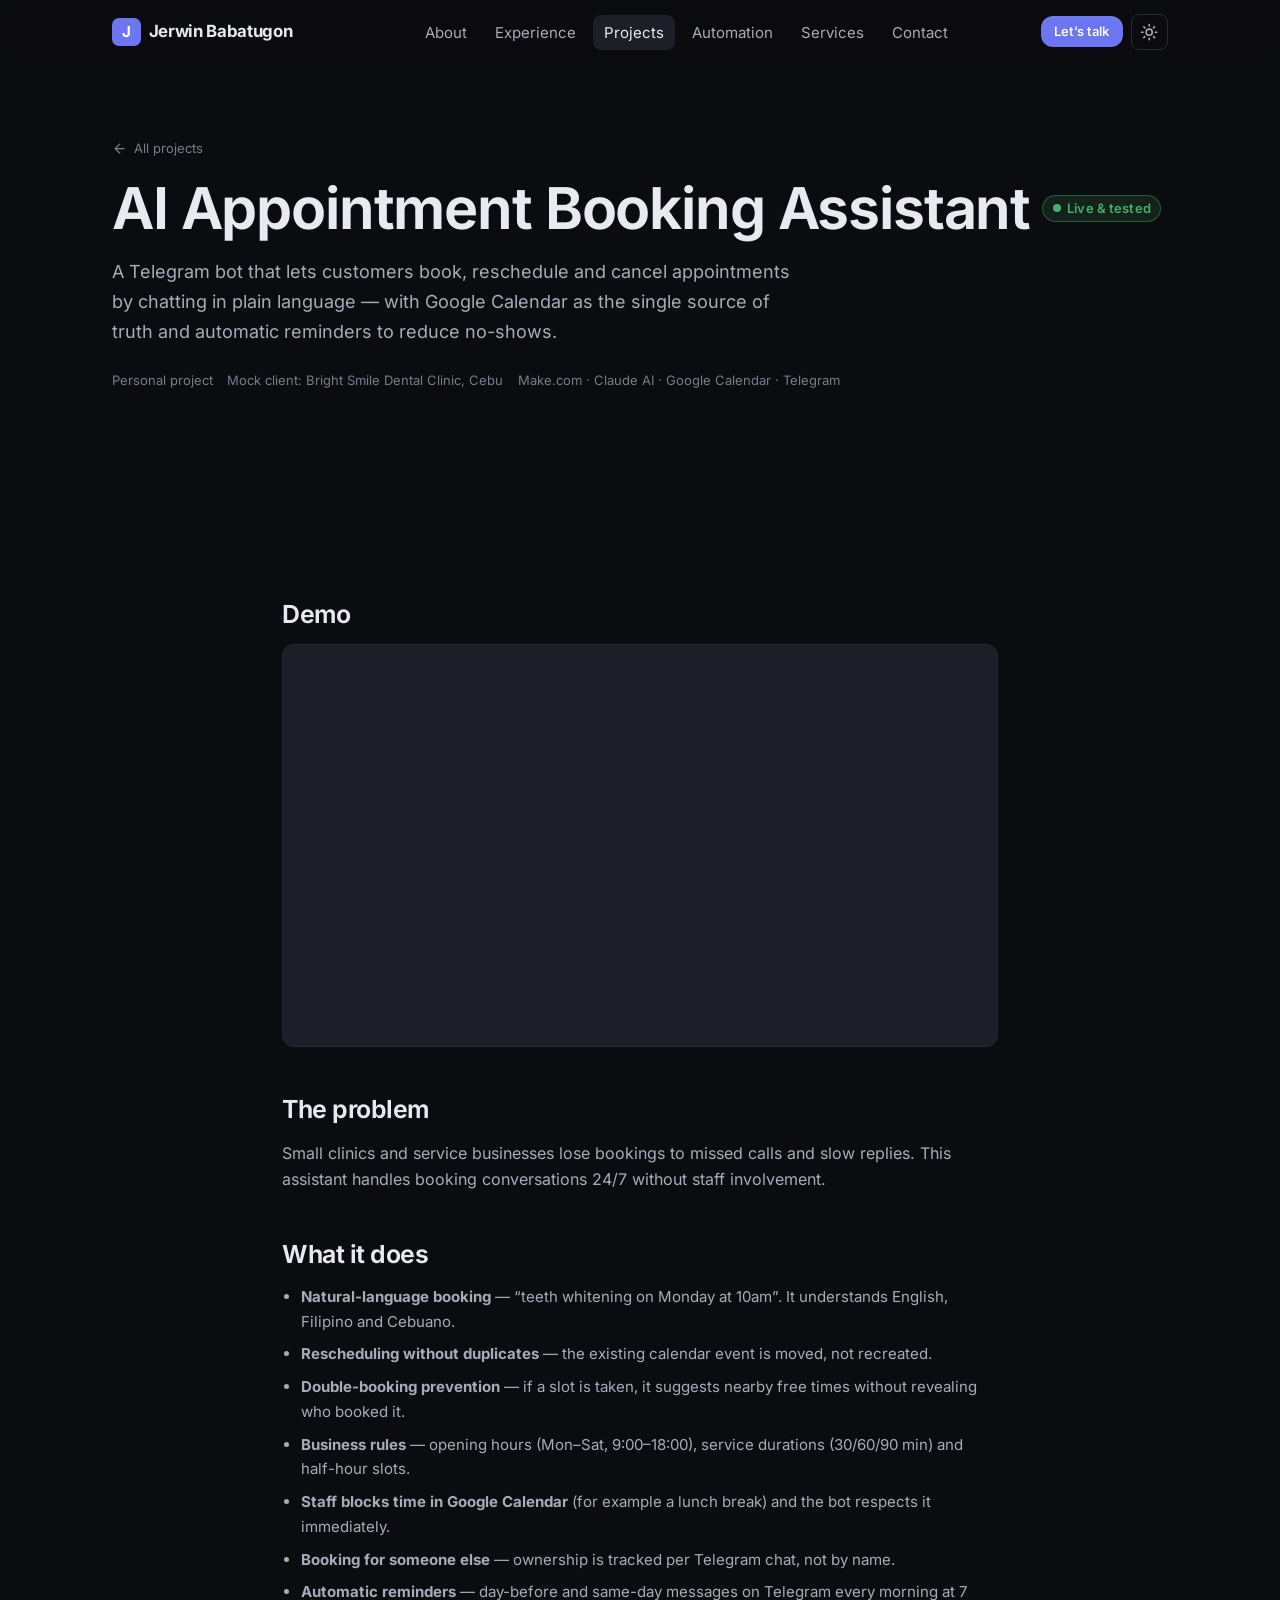
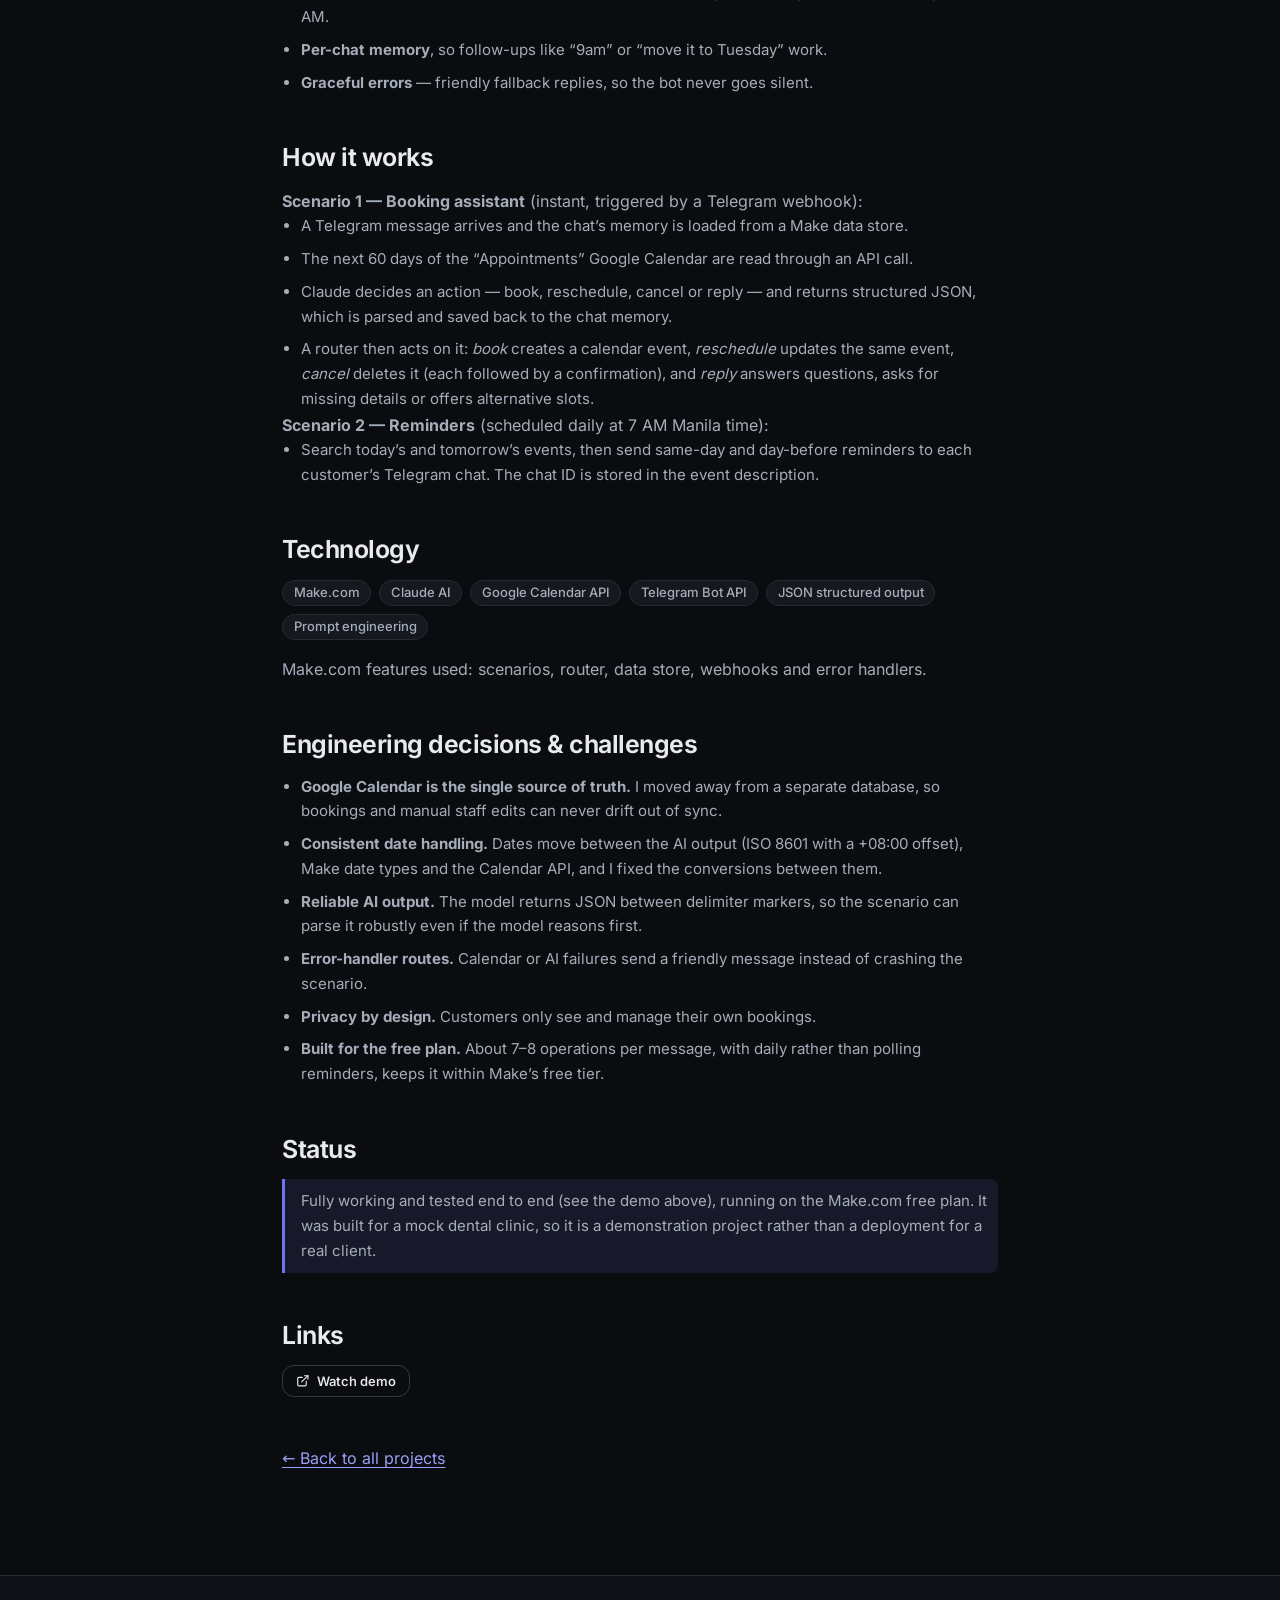
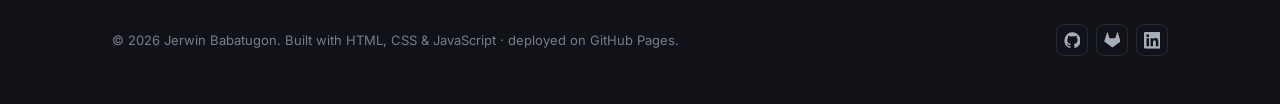
<file: public/projects/ai-appointment-booking-assistant/index.html>
<!DOCTYPE html>
<html lang="en" data-theme="dark">
<head>
  <meta charset="utf-8">
  <meta name="viewport" content="width=device-width, initial-scale=1">

  <title>AI Appointment Booking Assistant — Case Study — Jerwin Babatugon</title>
  <meta name="description" content="Case study: a Telegram bot that books, reschedules and cancels appointments with Claude AI, using Google Calendar as the source of truth and automatic reminders. Built in Make.com for a mock dental clinic.">
  <meta name="author" content="Jerwin Babatugon">
  <link rel="canonical" href="https://zymith123.github.io/portfolio/projects/ai-appointment-booking-assistant/">

  <meta name="theme-color" content="#0b0c0f">
  <meta name="color-scheme" content="dark light">
  <meta property="og:type" content="article">
  <meta property="og:title" content="AI Appointment Booking Assistant — Case Study">
  <meta property="og:description" content="A Telegram bot that books, reschedules and cancels appointments using Claude AI and Google Calendar, built in Make.com">
  <meta property="og:url" content="https://zymith123.github.io/portfolio/projects/ai-appointment-booking-assistant/">
  <meta property="og:image" content="https://zymith123.github.io/portfolio/assets/img/og-image.jpg">
  <meta name="twitter:card" content="summary_large_image">
  <meta name="twitter:image" content="https://zymith123.github.io/portfolio/assets/img/og-image.jpg">

  <link rel="icon" href="../../assets/img/favicon.svg" type="image/svg+xml">
  <link rel="icon" href="../../assets/img/favicon-32.png" sizes="32x32">
  <link rel="apple-touch-icon" href="../../assets/img/apple-touch-icon.png">
  <link rel="manifest" href="../../site.webmanifest">

  <link rel="preload" href="../../assets/fonts/inter-variable.woff2" as="font" type="font/woff2" crossorigin>
  <link rel="stylesheet" href="../../assets/css/styles.css">

  <script>
    document.documentElement.classList.add('js');
      try {
      var t = localStorage.getItem('theme');
      document.documentElement.setAttribute('data-theme', (t === 'light' || t === 'dark') ? t : 'dark');
    } catch (e) { document.documentElement.setAttribute('data-theme', 'dark'); }
  </script>

  <script type="application/ld+json">
  {
    "@context": "https://schema.org",
    "@type": "CreativeWork",
    "name": "AI Appointment Booking Assistant",
    "about": "Make.com automation: a Telegram bot that books, reschedules and cancels appointments with Claude AI and Google Calendar",
    "author": { "@type": "Person", "name": "Jerwin Babatugon" },
    "keywords": "Make.com, Claude AI, Google Calendar, Telegram Bot API, no-code automation",
    "url": "https://zymith123.github.io/portfolio/projects/ai-appointment-booking-assistant/"
  }
  </script>
</head>
<body>
  <svg id="icon-sprite" style="display:none" aria-hidden="true">
    <symbol id="i-arrow-left" viewBox="0 0 24 24"><path d="m12 19-7-7 7-7"/><path d="M19 12H5"/></symbol>
    <symbol id="i-chevron-down" viewBox="0 0 24 24"><path d="m6 9 6 6 6-6"/></symbol>
    <symbol id="i-menu" viewBox="0 0 24 24"><line x1="4" x2="20" y1="6" y2="6"/><line x1="4" x2="20" y1="12" y2="12"/><line x1="4" x2="20" y1="18" y2="18"/></symbol>
    <symbol id="i-sun" viewBox="0 0 24 24"><circle cx="12" cy="12" r="4"/><path d="M12 2v2"/><path d="M12 20v2"/><path d="m4.93 4.93 1.41 1.41"/><path d="m17.66 17.66 1.41 1.41"/><path d="M2 12h2"/><path d="M20 12h2"/><path d="m6.34 17.66-1.41 1.41"/><path d="m19.07 4.93-1.41 1.41"/></symbol>
    <symbol id="i-moon" viewBox="0 0 24 24"><path d="M12 3a6 6 0 0 0 9 9 9 9 0 1 1-9-9Z"/></symbol>
    <symbol id="i-external" viewBox="0 0 24 24"><path d="M15 3h6v6"/><path d="M10 14 21 3"/><path d="M18 13v6a2 2 0 0 1-2 2H5a2 2 0 0 1-2-2V8a2 2 0 0 1 2-2h6"/></symbol>
    <symbol id="i-github" viewBox="0 0 24 24" fill="currentColor" stroke="none"><path d="M12 .5A11.5 11.5 0 0 0 .5 12a11.5 11.5 0 0 0 7.86 10.92c.575.106.785-.25.785-.556 0-.274-.01-1-.015-1.964-3.196.695-3.87-1.54-3.87-1.54-.523-1.328-1.277-1.682-1.277-1.682-1.043-.714.08-.699.08-.699 1.153.081 1.76 1.184 1.76 1.184 1.025 1.756 2.69 1.249 3.345.955.104-.742.401-1.249.729-1.536-2.552-.29-5.235-1.276-5.235-5.68 0-1.255.448-2.28 1.183-3.084-.119-.29-.513-1.459.112-3.042 0 0 .965-.309 3.163 1.178a11.02 11.02 0 0 1 2.88-.387c.977.004 1.96.132 2.88.387 2.196-1.487 3.16-1.178 3.16-1.178.626 1.583.232 2.752.114 3.042.737.804 1.182 1.829 1.182 3.084 0 4.415-2.687 5.386-5.247 5.671.413.355.78 1.056.78 2.129 0 1.537-.014 2.776-.014 3.154 0 .309.207.668.79.555A11.5 11.5 0 0 0 23.5 12 11.5 11.5 0 0 0 12 .5Z"/></symbol>
    <symbol id="i-gitlab" viewBox="0 0 24 24" fill="currentColor" stroke="none"><path d="m23.55 13.03-1.32-4.08-2.62-8.06a.45.45 0 0 0-.86 0L16.13 8.9H7.87L5.25.89a.45.45 0 0 0-.86 0L1.77 8.95.45 13.03a.9.9 0 0 0 .33 1.01L12 22.28l11.22-8.24a.9.9 0 0 0 .33-1.01"/></symbol>
    <symbol id="i-linkedin" viewBox="0 0 24 24" fill="currentColor" stroke="none"><path d="M20.45 20.45h-3.56v-5.57c0-1.33-.03-3.04-1.85-3.04-1.85 0-2.14 1.45-2.14 2.94v5.67H9.35V9h3.42v1.56h.05c.48-.9 1.64-1.85 3.37-1.85 3.6 0 4.27 2.37 4.27 5.46v6.28zM5.34 7.43a2.07 2.07 0 1 1 0-4.14 2.07 2.07 0 0 1 0 4.14zM7.12 20.45H3.55V9h3.57v11.45zM22.22 0H1.77C.79 0 0 .77 0 1.72v20.56C0 23.23.79 24 1.77 24h20.45c.98 0 1.78-.77 1.78-1.72V1.72C24 .77 23.2 0 22.22 0z"/></symbol>
  </svg>

  <a class="skip-link" href="#main">Skip to content</a>

  <header class="site-header" id="site-header">
    <div class="container site-header__inner">
      <a class="brand" href="../../" aria-label="Jerwin Babatugon — home">
        <span class="brand__mark" aria-hidden="true">J</span><span>Jerwin&nbsp;Babatugon</span>
      </a>
      <nav class="nav" id="primary-nav" aria-label="Primary">
        <ul class="nav__list">
          <li><a class="nav__link" href="../../#about">About</a></li>
          <li><a class="nav__link" href="../../#experience">Experience</a></li>
          <li><a class="nav__link" href="../../#projects" aria-current="true">Projects</a></li>
          <li><a class="nav__link" href="../../#automation">Automation</a></li>
          <li><a class="nav__link" href="../../#services">Services</a></li>
          <li><a class="nav__link" href="../../#contact">Contact</a></li>
        </ul>
        <a class="btn btn--primary btn--sm nav__cta-mobile" href="../../#contact">Let&rsquo;s talk</a>
      </nav>
      <div class="header-actions">
        <a class="btn btn--primary btn--sm nav__cta-desktop" href="../../#contact">Let&rsquo;s talk</a>
        <button class="theme-toggle" id="theme-toggle" type="button" aria-label="Switch color theme" aria-pressed="false">
          <svg class="icon icon-moon" aria-hidden="true"><use href="#i-moon"></use></svg>
          <svg class="icon icon-sun" aria-hidden="true"><use href="#i-sun"></use></svg>
        </button>
        <button class="nav-toggle" id="nav-toggle" type="button" aria-label="Open menu" aria-expanded="false" aria-controls="primary-nav">
          <svg class="icon" aria-hidden="true"><use href="#i-menu"></use></svg>
        </button>
      </div>
    </div>
  </header>

  <main id="main">
    <section class="subhero">
      <div class="container">
        <a class="subhero__back" href="../../#projects">
          <svg class="icon" aria-hidden="true"><use href="#i-arrow-left"></use></svg> All projects
        </a>
        <h1 class="subhero__title" style="display:flex;flex-wrap:wrap;align-items:center;gap:.75rem">
          AI Appointment Booking Assistant
          <span class="badge badge--live">Live &amp; tested</span>
        </h1>
        <p class="subhero__lead">
          A Telegram bot that lets customers book, reschedule and cancel appointments
          by chatting in plain language &mdash; with Google Calendar as the single source
          of truth and automatic reminders to reduce no-shows.
        </p>
        <div class="subhero__meta">
          <span>Personal project</span>
          <span>Mock client: Bright Smile Dental Clinic, Cebu</span>
          <span>Make.com &middot; Claude AI &middot; Google Calendar &middot; Telegram</span>
        </div>
      </div>
    </section>

    <section class="section">
      <div class="container" style="max-width:var(--container-narrow)">
        <div class="case">

          <div class="case__block">
            <h2>Demo</h2>
            <div class="video-embed">
              <iframe src="https://www.youtube-nocookie.com/embed/8NWWUBkiSZo" title="AI Appointment Booking Assistant — demo walkthrough" loading="lazy" allow="accelerometer; encrypted-media; gyroscope; picture-in-picture" allowfullscreen></iframe>
            </div>
          </div>

          <div class="case__block">
            <h2>The problem</h2>
            <p>
              Small clinics and service businesses lose bookings to missed calls and slow
              replies. This assistant handles booking conversations 24/7 without staff
              involvement.
            </p>
          </div>

          <div class="case__block">
            <h2>What it does</h2>
            <ul>
              <li><strong>Natural-language booking</strong> &mdash; &ldquo;teeth whitening on Monday at 10am&rdquo;. It understands English, Filipino and Cebuano.</li>
              <li><strong>Rescheduling without duplicates</strong> &mdash; the existing calendar event is moved, not recreated.</li>
              <li><strong>Double-booking prevention</strong> &mdash; if a slot is taken, it suggests nearby free times without revealing who booked it.</li>
              <li><strong>Business rules</strong> &mdash; opening hours (Mon&ndash;Sat, 9:00&ndash;18:00), service durations (30/60/90 min) and half-hour slots.</li>
              <li><strong>Staff blocks time in Google Calendar</strong> (for example a lunch break) and the bot respects it immediately.</li>
              <li><strong>Booking for someone else</strong> &mdash; ownership is tracked per Telegram chat, not by name.</li>
              <li><strong>Automatic reminders</strong> &mdash; day-before and same-day messages on Telegram every morning at 7 AM.</li>
              <li><strong>Per-chat memory</strong>, so follow-ups like &ldquo;9am&rdquo; or &ldquo;move it to Tuesday&rdquo; work.</li>
              <li><strong>Graceful errors</strong> &mdash; friendly fallback replies, so the bot never goes silent.</li>
            </ul>
          </div>

          <div class="case__block">
            <h2>How it works</h2>
            <p><strong>Scenario 1 &mdash; Booking assistant</strong> (instant, triggered by a Telegram webhook):</p>
            <ul>
              <li>A Telegram message arrives and the chat&rsquo;s memory is loaded from a Make data store.</li>
              <li>The next 60 days of the &ldquo;Appointments&rdquo; Google Calendar are read through an API call.</li>
              <li>Claude decides an action &mdash; book, reschedule, cancel or reply &mdash; and returns structured JSON, which is parsed and saved back to the chat memory.</li>
              <li>A router then acts on it: <em>book</em> creates a calendar event, <em>reschedule</em> updates the same event, <em>cancel</em> deletes it (each followed by a confirmation), and <em>reply</em> answers questions, asks for missing details or offers alternative slots.</li>
            </ul>
            <p><strong>Scenario 2 &mdash; Reminders</strong> (scheduled daily at 7 AM Manila time):</p>
            <ul>
              <li>Search today&rsquo;s and tomorrow&rsquo;s events, then send same-day and day-before reminders to each customer&rsquo;s Telegram chat. The chat ID is stored in the event description.</li>
            </ul>
          </div>

          <div class="case__block">
            <h2>Technology</h2>
            <div class="chip-set">
              <span class="chip">Make.com</span><span class="chip">Claude AI</span>
              <span class="chip">Google Calendar API</span><span class="chip">Telegram Bot API</span>
              <span class="chip">JSON structured output</span><span class="chip">Prompt engineering</span>
            </div>
            <p class="text-muted" style="margin-top:1rem">
              Make.com features used: scenarios, router, data store, webhooks and error handlers.
            </p>
          </div>

          <div class="case__block">
            <h2>Engineering decisions &amp; challenges</h2>
            <ul>
              <li><strong>Google Calendar is the single source of truth.</strong> I moved away from a separate database, so bookings and manual staff edits can never drift out of sync.</li>
              <li><strong>Consistent date handling.</strong> Dates move between the AI output (ISO 8601 with a +08:00 offset), Make date types and the Calendar API, and I fixed the conversions between them.</li>
              <li><strong>Reliable AI output.</strong> The model returns JSON between delimiter markers, so the scenario can parse it robustly even if the model reasons first.</li>
              <li><strong>Error-handler routes.</strong> Calendar or AI failures send a friendly message instead of crashing the scenario.</li>
              <li><strong>Privacy by design.</strong> Customers only see and manage their own bookings.</li>
              <li><strong>Built for the free plan.</strong> About 7&ndash;8 operations per message, with daily rather than polling reminders, keeps it within Make&rsquo;s free tier.</li>
            </ul>
          </div>

          <div class="case__block">
            <h2>Status</h2>
            <p class="note">
              Fully working and tested end to end (see the demo above), running on the
              Make.com free plan. It was built for a mock dental clinic, so it is a
              demonstration project rather than a deployment for a real client.
            </p>
          </div>

          <div class="case__block">
            <h2>Links</h2>
            <div class="case__links">
              <a class="btn btn--secondary btn--sm" href="https://youtu.be/8NWWUBkiSZo" target="_blank" rel="noopener">
                <svg class="icon btn__icon" aria-hidden="true"><use href="#i-external"></use></svg> Watch demo
              </a>
            </div>
          </div>

          <p><a class="inline-link" href="../../#projects">&larr; Back to all projects</a></p>
        </div>
      </div>
    </section>
  </main>


  <footer class="site-footer">
    <div class="container">
      <div class="site-footer__bottom" style="border:0;margin:0;padding:0">
        <p>&copy; <span id="year">2026</span> Jerwin Babatugon. Built with HTML, CSS &amp; JavaScript &middot; deployed on GitHub Pages.</p>
        <div class="site-footer__socials">
          <a href="https://github.com/zymith123" target="_blank" rel="noopener" aria-label="GitHub"><svg class="icon" aria-hidden="true"><use href="#i-github"></use></svg></a>
          <a href="https://gitlab.com/zymith1234" target="_blank" rel="noopener" aria-label="GitLab"><svg class="icon" aria-hidden="true"><use href="#i-gitlab"></use></svg></a>
          <a href="https://www.linkedin.com/in/jerwin-babatugon" target="_blank" rel="noopener" aria-label="LinkedIn"><svg class="icon" aria-hidden="true"><use href="#i-linkedin"></use></svg></a>
        </div>
      </div>
    </div>
  </footer>

  <script src="../../assets/js/main.js" defer></script>
</body>
</html>
</file>
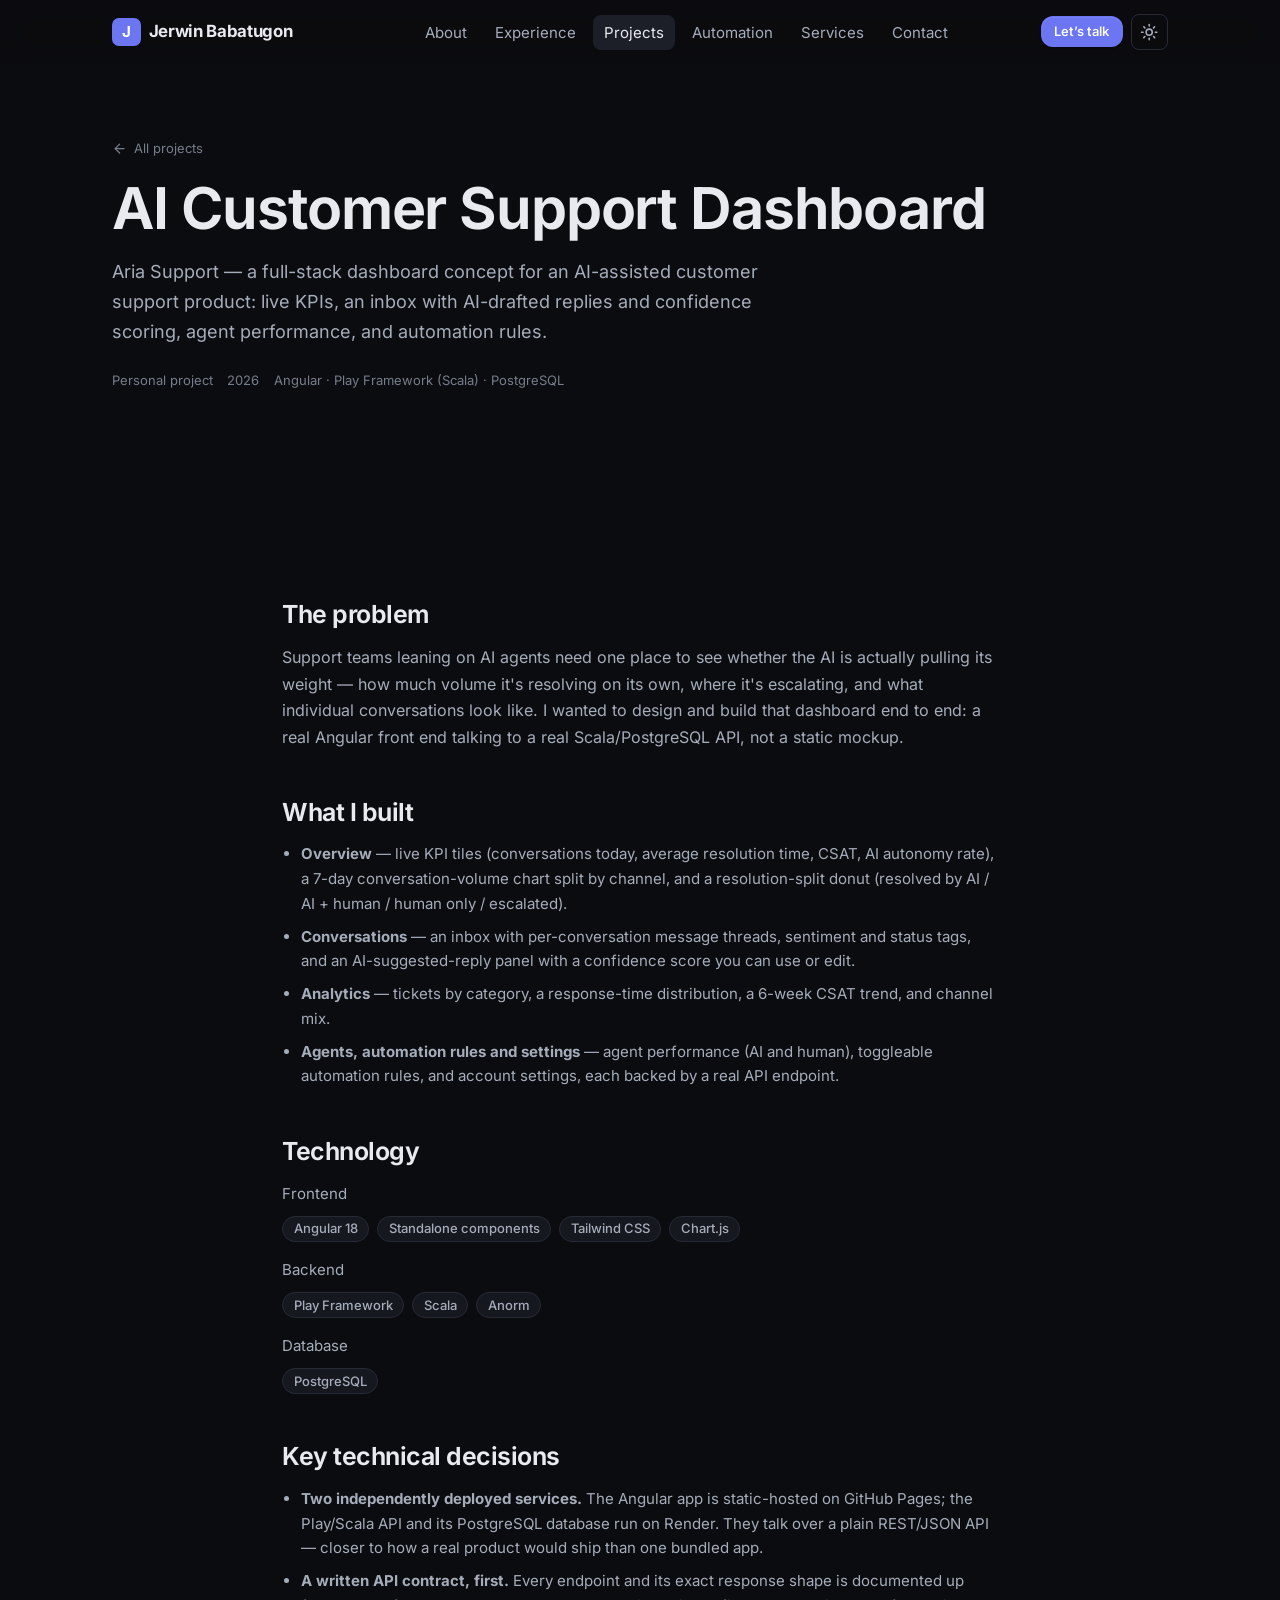
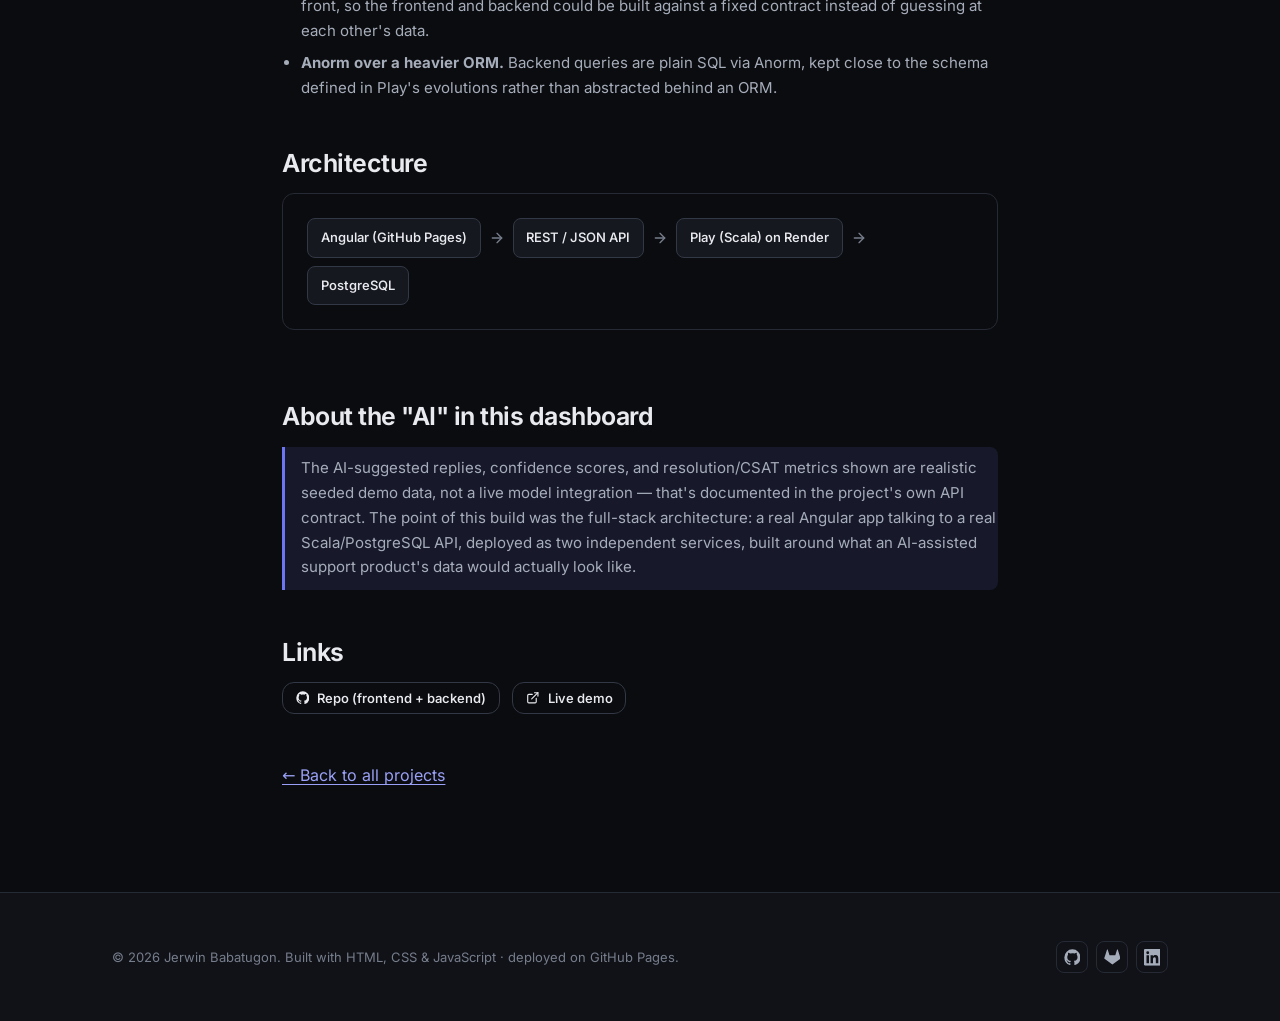
<file: public/projects/ai-customer-support-dashboard/index.html>
<!DOCTYPE html>
<html lang="en" data-theme="dark">
<head>
  <meta charset="utf-8">
  <meta name="viewport" content="width=device-width, initial-scale=1">

  <title>AI Customer Support Dashboard — Case Study — Jerwin Babatugon</title>
  <meta name="description" content="Case study: Aria Support, a full-stack AI-assisted customer support dashboard built with Angular, Play Framework (Scala) and PostgreSQL, deployed as two independent services.">
  <meta name="author" content="Jerwin Babatugon">
  <link rel="canonical" href="https://zymith123.github.io/portfolio/projects/ai-customer-support-dashboard/">

  <meta name="theme-color" content="#0b0c0f">
  <meta name="color-scheme" content="dark light">
  <meta property="og:type" content="article">
  <meta property="og:title" content="AI Customer Support Dashboard — Case Study">
  <meta property="og:description" content="Aria Support — Angular + Play Framework (Scala) + PostgreSQL, deployed as two independent services.">
  <meta property="og:url" content="https://zymith123.github.io/portfolio/projects/ai-customer-support-dashboard/">
  <meta property="og:image" content="https://zymith123.github.io/portfolio/assets/img/og-image.jpg">
  <meta name="twitter:card" content="summary_large_image">
  <meta name="twitter:image" content="https://zymith123.github.io/portfolio/assets/img/og-image.jpg">

  <link rel="icon" href="../../assets/img/favicon.svg" type="image/svg+xml">
  <link rel="icon" href="../../assets/img/favicon-32.png" sizes="32x32">
  <link rel="apple-touch-icon" href="../../assets/img/apple-touch-icon.png">
  <link rel="manifest" href="../../site.webmanifest">

  <link rel="preload" href="../../assets/fonts/inter-variable.woff2" as="font" type="font/woff2" crossorigin>
  <link rel="stylesheet" href="../../assets/css/styles.css">

  <script>
    document.documentElement.classList.add('js');
      try {
      var t = localStorage.getItem('theme');
      document.documentElement.setAttribute('data-theme', (t === 'light' || t === 'dark') ? t : 'dark');
    } catch (e) { document.documentElement.setAttribute('data-theme', 'dark'); }
  </script>

  <script type="application/ld+json">
  {
    "@context": "https://schema.org",
    "@type": "CreativeWork",
    "name": "AI Customer Support Dashboard (Aria Support)",
    "about": "Full-stack AI-assisted customer support dashboard",
    "author": { "@type": "Person", "name": "Jerwin Babatugon" },
    "keywords": "Angular, Play Framework, Scala, PostgreSQL, REST API",
    "url": "https://zymith123.github.io/portfolio/projects/ai-customer-support-dashboard/"
  }
  </script>
</head>
<body>
  <svg id="icon-sprite" style="display:none" aria-hidden="true">
    <symbol id="i-arrow-left" viewBox="0 0 24 24"><path d="m12 19-7-7 7-7"/><path d="M19 12H5"/></symbol>
    <symbol id="i-arrow-right" viewBox="0 0 24 24"><path d="M5 12h14"/><path d="m12 5 7 7-7 7"/></symbol>
    <symbol id="i-external" viewBox="0 0 24 24"><path d="M15 3h6v6"/><path d="M10 14 21 3"/><path d="M18 13v6a2 2 0 0 1-2 2H5a2 2 0 0 1-2-2V8a2 2 0 0 1 2-2h6"/></symbol>
    <symbol id="i-chevron-down" viewBox="0 0 24 24"><path d="m6 9 6 6 6-6"/></symbol>
    <symbol id="i-menu" viewBox="0 0 24 24"><line x1="4" x2="20" y1="6" y2="6"/><line x1="4" x2="20" y1="12" y2="12"/><line x1="4" x2="20" y1="18" y2="18"/></symbol>
    <symbol id="i-sun" viewBox="0 0 24 24"><circle cx="12" cy="12" r="4"/><path d="M12 2v2"/><path d="M12 20v2"/><path d="m4.93 4.93 1.41 1.41"/><path d="m17.66 17.66 1.41 1.41"/><path d="M2 12h2"/><path d="M20 12h2"/><path d="m6.34 17.66-1.41 1.41"/><path d="m19.07 4.93-1.41 1.41"/></symbol>
    <symbol id="i-moon" viewBox="0 0 24 24"><path d="M12 3a6 6 0 0 0 9 9 9 9 0 1 1-9-9Z"/></symbol>
    <symbol id="i-github" viewBox="0 0 24 24" fill="currentColor" stroke="none"><path d="M12 .5A11.5 11.5 0 0 0 .5 12a11.5 11.5 0 0 0 7.86 10.92c.575.106.785-.25.785-.556 0-.274-.01-1-.015-1.964-3.196.695-3.87-1.54-3.87-1.54-.523-1.328-1.277-1.682-1.277-1.682-1.043-.714.08-.699.08-.699 1.153.081 1.76 1.184 1.76 1.184 1.025 1.756 2.69 1.249 3.345.955.104-.742.401-1.249.729-1.536-2.552-.29-5.235-1.276-5.235-5.68 0-1.255.448-2.28 1.183-3.084-.119-.29-.513-1.459.112-3.042 0 0 .965-.309 3.163 1.178a11.02 11.02 0 0 1 2.88-.387c.977.004 1.96.132 2.88.387 2.196-1.487 3.16-1.178 3.16-1.178.626 1.583.232 2.752.114 3.042.737.804 1.182 1.829 1.182 3.084 0 4.415-2.687 5.386-5.247 5.671.413.355.78 1.056.78 2.129 0 1.537-.014 2.776-.014 3.154 0 .309.207.668.79.555A11.5 11.5 0 0 0 23.5 12 11.5 11.5 0 0 0 12 .5Z"/></symbol>
    <symbol id="i-gitlab" viewBox="0 0 24 24" fill="currentColor" stroke="none"><path d="m23.55 13.03-1.32-4.08-2.62-8.06a.45.45 0 0 0-.86 0L16.13 8.9H7.87L5.25.89a.45.45 0 0 0-.86 0L1.77 8.95.45 13.03a.9.9 0 0 0 .33 1.01L12 22.28l11.22-8.24a.9.9 0 0 0 .33-1.01"/></symbol>
    <symbol id="i-linkedin" viewBox="0 0 24 24" fill="currentColor" stroke="none"><path d="M20.45 20.45h-3.56v-5.57c0-1.33-.03-3.04-1.85-3.04-1.85 0-2.14 1.45-2.14 2.94v5.67H9.35V9h3.42v1.56h.05c.48-.9 1.64-1.85 3.37-1.85 3.6 0 4.27 2.37 4.27 5.46v6.28zM5.34 7.43a2.07 2.07 0 1 1 0-4.14 2.07 2.07 0 0 1 0 4.14zM7.12 20.45H3.55V9h3.57v11.45zM22.22 0H1.77C.79 0 0 .77 0 1.72v20.56C0 23.23.79 24 1.77 24h20.45c.98 0 1.78-.77 1.78-1.72V1.72C24 .77 23.2 0 22.22 0z"/></symbol>
  </svg>

  <a class="skip-link" href="#main">Skip to content</a>

  <header class="site-header" id="site-header">
    <div class="container site-header__inner">
      <a class="brand" href="../../" aria-label="Jerwin Babatugon — home">
        <span class="brand__mark" aria-hidden="true">J</span><span>Jerwin&nbsp;Babatugon</span>
      </a>
      <nav class="nav" id="primary-nav" aria-label="Primary">
        <ul class="nav__list">
          <li><a class="nav__link" href="../../#about">About</a></li>
          <li><a class="nav__link" href="../../#experience">Experience</a></li>
          <li><a class="nav__link" href="../../#projects" aria-current="true">Projects</a></li>
          <li><a class="nav__link" href="../../#automation">Automation</a></li>
          <li><a class="nav__link" href="../../#services">Services</a></li>
          <li><a class="nav__link" href="../../#contact">Contact</a></li>
        </ul>
        <a class="btn btn--primary btn--sm nav__cta-mobile" href="../../#contact">Let&rsquo;s talk</a>
      </nav>
      <div class="header-actions">
        <a class="btn btn--primary btn--sm nav__cta-desktop" href="../../#contact">Let&rsquo;s talk</a>
        <button class="theme-toggle" id="theme-toggle" type="button" aria-label="Switch color theme" aria-pressed="false">
          <svg class="icon icon-moon" aria-hidden="true"><use href="#i-moon"></use></svg>
          <svg class="icon icon-sun" aria-hidden="true"><use href="#i-sun"></use></svg>
        </button>
        <button class="nav-toggle" id="nav-toggle" type="button" aria-label="Open menu" aria-expanded="false" aria-controls="primary-nav">
          <svg class="icon" aria-hidden="true"><use href="#i-menu"></use></svg>
        </button>
      </div>
    </div>
  </header>

  <main id="main">
    <section class="subhero">
      <div class="container">
        <a class="subhero__back" href="../../#projects">
          <svg class="icon" aria-hidden="true"><use href="#i-arrow-left"></use></svg> All projects
        </a>
        <h1 class="subhero__title">AI Customer Support Dashboard</h1>
        <p class="subhero__lead">
          Aria Support &mdash; a full-stack dashboard concept for an AI-assisted customer
          support product: live KPIs, an inbox with AI-drafted replies and confidence
          scoring, agent performance, and automation rules.
        </p>
        <div class="subhero__meta">
          <span>Personal project</span>
          <span>2026</span>
          <span>Angular &middot; Play Framework (Scala) &middot; PostgreSQL</span>
        </div>
      </div>
    </section>

    <section class="section">
      <div class="container" style="max-width:var(--container-narrow)">
        <div class="case">

          <div class="case__block">
            <h2>The problem</h2>
            <p>
              Support teams leaning on AI agents need one place to see whether the AI is
              actually pulling its weight &mdash; how much volume it's resolving on its
              own, where it's escalating, and what individual conversations look like.
              I wanted to design and build that dashboard end to end: a real Angular
              front end talking to a real Scala/PostgreSQL API, not a static mockup.
            </p>
          </div>

          <div class="case__block">
            <h2>What I built</h2>
            <ul>
              <li><strong>Overview</strong> &mdash; live KPI tiles (conversations today, average resolution time, CSAT, AI autonomy rate), a 7-day conversation-volume chart split by channel, and a resolution-split donut (resolved by AI / AI + human / human only / escalated).</li>
              <li><strong>Conversations</strong> &mdash; an inbox with per-conversation message threads, sentiment and status tags, and an AI-suggested-reply panel with a confidence score you can use or edit.</li>
              <li><strong>Analytics</strong> &mdash; tickets by category, a response-time distribution, a 6-week CSAT trend, and channel mix.</li>
              <li><strong>Agents, automation rules and settings</strong> &mdash; agent performance (AI and human), toggleable automation rules, and account settings, each backed by a real API endpoint.</li>
            </ul>
          </div>

          <div class="case__block">
            <h2>Technology</h2>
            <p class="text-muted" style="font-size:var(--fs-sm);margin-bottom:.6rem">Frontend</p>
            <div class="chip-set">
              <span class="chip">Angular 18</span><span class="chip">Standalone components</span>
              <span class="chip">Tailwind CSS</span><span class="chip">Chart.js</span>
            </div>
            <p class="text-muted" style="font-size:var(--fs-sm);margin:1rem 0 .6rem">Backend</p>
            <div class="chip-set">
              <span class="chip">Play Framework</span><span class="chip">Scala</span><span class="chip">Anorm</span>
            </div>
            <p class="text-muted" style="font-size:var(--fs-sm);margin:1rem 0 .6rem">Database</p>
            <div class="chip-set"><span class="chip">PostgreSQL</span></div>
          </div>

          <div class="case__block">
            <h2>Key technical decisions</h2>
            <ul>
              <li><strong>Two independently deployed services.</strong> The Angular app is static-hosted on GitHub Pages; the Play/Scala API and its PostgreSQL database run on Render. They talk over a plain REST/JSON API &mdash; closer to how a real product would ship than one bundled app.</li>
              <li><strong>A written API contract, first.</strong> Every endpoint and its exact response shape is documented up front, so the frontend and backend could be built against a fixed contract instead of guessing at each other's data.</li>
              <li><strong>Anorm over a heavier ORM.</strong> Backend queries are plain SQL via Anorm, kept close to the schema defined in Play's evolutions rather than abstracted behind an ORM.</li>
            </ul>
          </div>

          <div class="case__block">
            <h2>Architecture</h2>
            <div class="featured__diagram" role="img" aria-label="Angular frontend on GitHub Pages calls a REST JSON API served by a Play Scala backend on Render, which reads and writes a PostgreSQL database also hosted on Render.">
              <div class="pipeline">
                <div class="pipeline__row">
                  <span class="pipeline__node">Angular (GitHub Pages)</span>
                  <svg class="icon pipeline__arrow" aria-hidden="true"><use href="#i-arrow-right"></use></svg>
                  <span class="pipeline__node">REST / JSON API</span>
                  <svg class="icon pipeline__arrow" aria-hidden="true"><use href="#i-arrow-right"></use></svg>
                  <span class="pipeline__node">Play (Scala) on Render</span>
                  <svg class="icon pipeline__arrow" aria-hidden="true"><use href="#i-arrow-right"></use></svg>
                  <span class="pipeline__node">PostgreSQL</span>
                </div>
              </div>
            </div>
          </div>

          <div class="case__block">
            <h2>About the "AI" in this dashboard</h2>
            <p class="note">
              The AI-suggested replies, confidence scores, and resolution/CSAT metrics
              shown are realistic seeded demo data, not a live model integration &mdash;
              that's documented in the project's own API contract. The point of this
              build was the full-stack architecture: a real Angular app talking to a
              real Scala/PostgreSQL API, deployed as two independent services, built
              around what an AI-assisted support product's data would actually look like.
            </p>
          </div>

          <div class="case__block">
            <h2>Links</h2>
            <div class="case__links">
              <a class="btn btn--secondary btn--sm" href="https://github.com/zymith123/ai-customer-support-dashboard" target="_blank" rel="noopener">
                <svg class="icon btn__icon" aria-hidden="true"><use href="#i-github"></use></svg> Repo (frontend + backend)
              </a>
              <a class="btn btn--secondary btn--sm" href="https://zymith123.github.io/ai-customer-support-dashboard/" target="_blank" rel="noopener">
                <svg class="icon btn__icon" aria-hidden="true"><use href="#i-external"></use></svg> Live demo
              </a>
            </div>
          </div>

          <p><a class="inline-link" href="../../#projects">&larr; Back to all projects</a></p>
        </div>
      </div>
    </section>
  </main>

  <footer class="site-footer">
    <div class="container">
      <div class="site-footer__bottom" style="border:0;margin:0;padding:0">
        <p>&copy; <span id="year">2026</span> Jerwin Babatugon. Built with HTML, CSS &amp; JavaScript &middot; deployed on GitHub Pages.</p>
        <div class="site-footer__socials">
          <a href="https://github.com/zymith123" target="_blank" rel="noopener" aria-label="GitHub"><svg class="icon" aria-hidden="true"><use href="#i-github"></use></svg></a>
          <a href="https://gitlab.com/zymith1234" target="_blank" rel="noopener" aria-label="GitLab"><svg class="icon" aria-hidden="true"><use href="#i-gitlab"></use></svg></a>
          <a href="https://www.linkedin.com/in/jerwin-babatugon" target="_blank" rel="noopener" aria-label="LinkedIn"><svg class="icon" aria-hidden="true"><use href="#i-linkedin"></use></svg></a>
        </div>
      </div>
    </div>
  </footer>

  <script src="../../assets/js/main.js" defer></script>
</body>
</html>
</file>
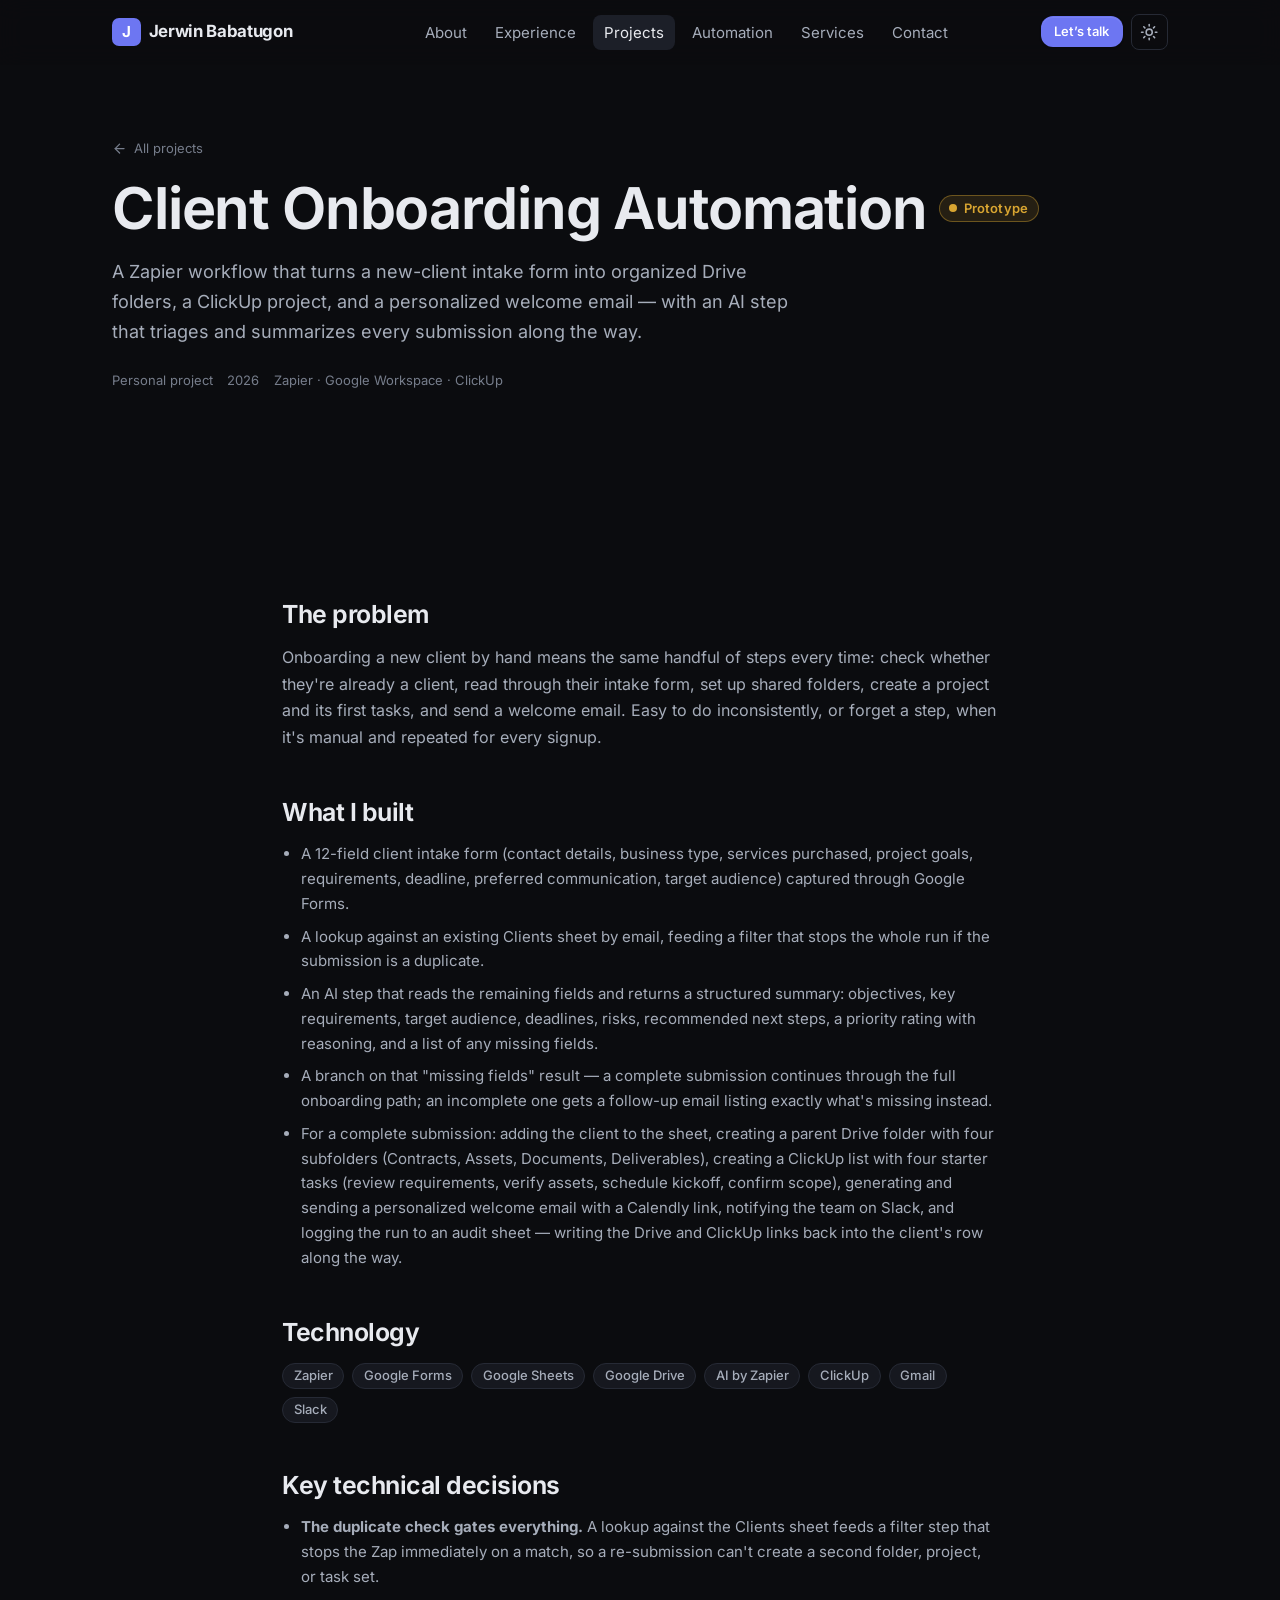
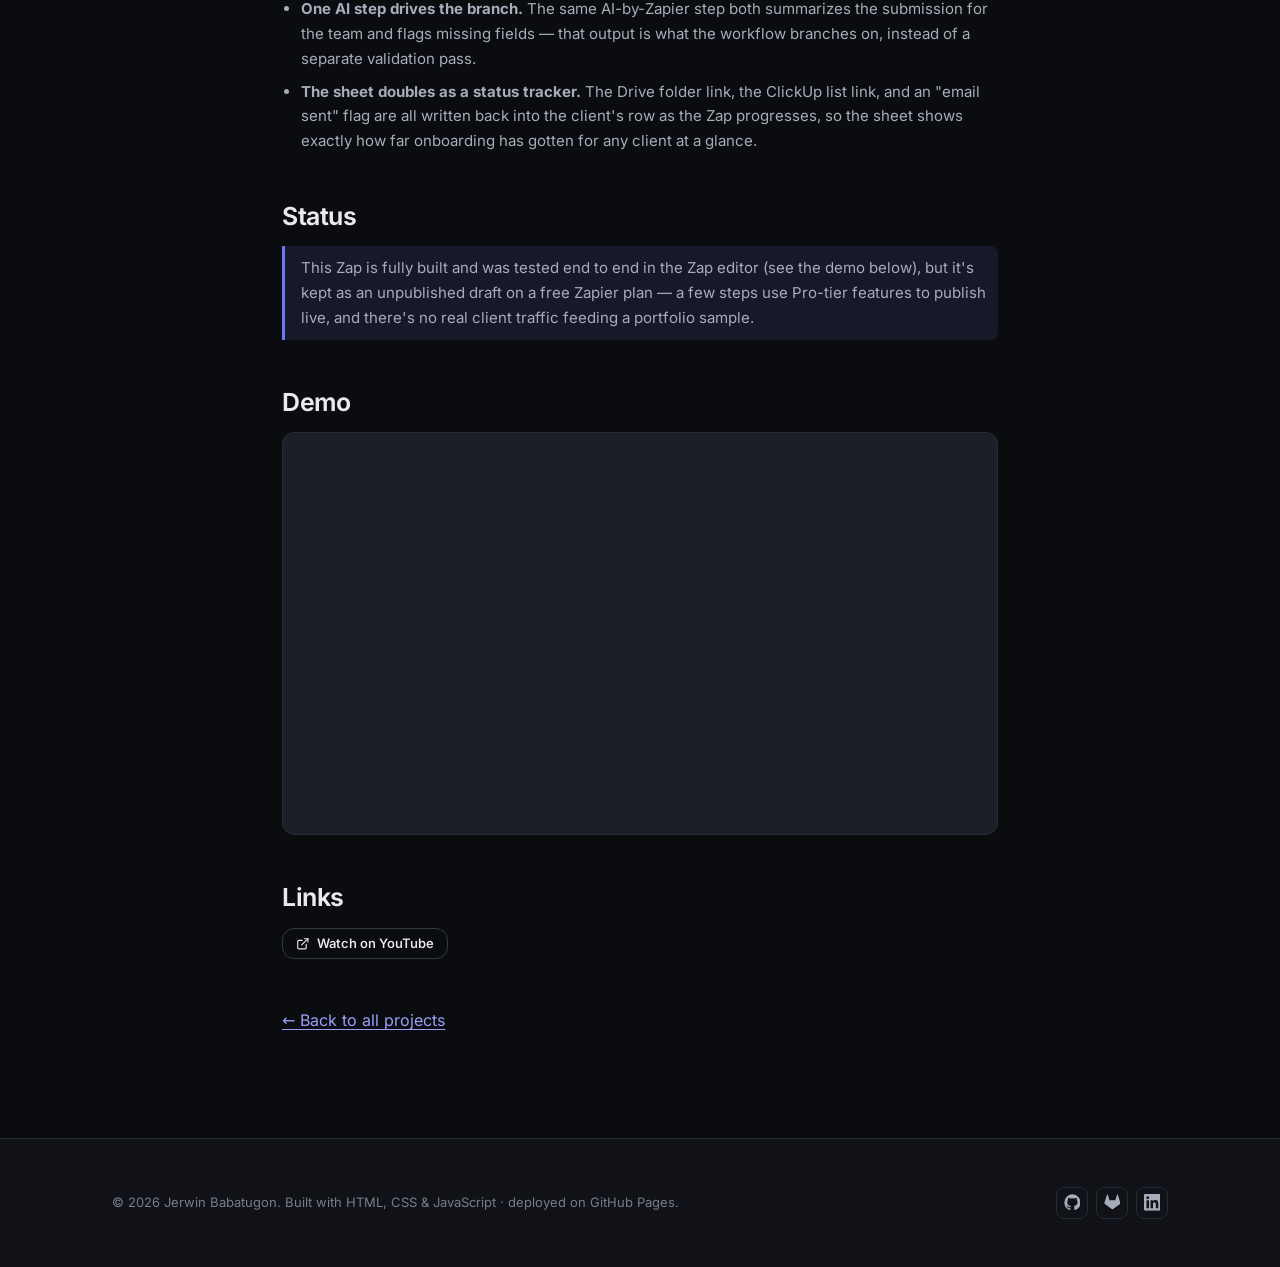
<file: public/projects/client-onboarding-automation/index.html>
<!DOCTYPE html>
<html lang="en" data-theme="dark">
<head>
  <meta charset="utf-8">
  <meta name="viewport" content="width=device-width, initial-scale=1">

  <title>Client Onboarding Automation — Case Study — Jerwin Babatugon</title>
  <meta name="description" content="Case study: a 20+ step Zapier workflow that turns a new-client form submission into organized Drive folders, a ClickUp project, and a personalized welcome email, with an AI step to triage every submission.">
  <meta name="author" content="Jerwin Babatugon">
  <link rel="canonical" href="https://zymith123.github.io/portfolio/projects/client-onboarding-automation/">

  <meta name="theme-color" content="#0b0c0f">
  <meta name="color-scheme" content="dark light">
  <meta property="og:type" content="article">
  <meta property="og:title" content="Client Onboarding Automation — Case Study">
  <meta property="og:description" content="A Zapier workflow that takes a client intake form through duplicate checks, AI triage, folder and task setup, and a welcome email.">
  <meta property="og:url" content="https://zymith123.github.io/portfolio/projects/client-onboarding-automation/">
  <meta property="og:image" content="https://zymith123.github.io/portfolio/assets/img/og-image.jpg">
  <meta name="twitter:card" content="summary_large_image">
  <meta name="twitter:image" content="https://zymith123.github.io/portfolio/assets/img/og-image.jpg">

  <link rel="icon" href="../../assets/img/favicon.svg" type="image/svg+xml">
  <link rel="icon" href="../../assets/img/favicon-32.png" sizes="32x32">
  <link rel="apple-touch-icon" href="../../assets/img/apple-touch-icon.png">
  <link rel="manifest" href="../../site.webmanifest">

  <link rel="preload" href="../../assets/fonts/inter-variable.woff2" as="font" type="font/woff2" crossorigin>
  <link rel="stylesheet" href="../../assets/css/styles.css">

  <script>
    document.documentElement.classList.add('js');
      try {
      var t = localStorage.getItem('theme');
      document.documentElement.setAttribute('data-theme', (t === 'light' || t === 'dark') ? t : 'dark');
    } catch (e) { document.documentElement.setAttribute('data-theme', 'dark'); }
  </script>

  <script type="application/ld+json">
  {
    "@context": "https://schema.org",
    "@type": "CreativeWork",
    "name": "Client Onboarding Automation",
    "about": "Zapier workflow automating client intake, AI triage, folder/task setup and a welcome email",
    "author": { "@type": "Person", "name": "Jerwin Babatugon" },
    "keywords": "Zapier, Google Forms, Google Sheets, Google Drive, AI by Zapier, ClickUp, Gmail, Slack",
    "url": "https://zymith123.github.io/portfolio/projects/client-onboarding-automation/"
  }
  </script>
</head>
<body>
  <svg id="icon-sprite" style="display:none" aria-hidden="true">
    <symbol id="i-arrow-left" viewBox="0 0 24 24"><path d="m12 19-7-7 7-7"/><path d="M19 12H5"/></symbol>
    <symbol id="i-arrow-right" viewBox="0 0 24 24"><path d="M5 12h14"/><path d="m12 5 7 7-7 7"/></symbol>
    <symbol id="i-chevron-down" viewBox="0 0 24 24"><path d="m6 9 6 6 6-6"/></symbol>
    <symbol id="i-menu" viewBox="0 0 24 24"><line x1="4" x2="20" y1="6" y2="6"/><line x1="4" x2="20" y1="12" y2="12"/><line x1="4" x2="20" y1="18" y2="18"/></symbol>
    <symbol id="i-sun" viewBox="0 0 24 24"><circle cx="12" cy="12" r="4"/><path d="M12 2v2"/><path d="M12 20v2"/><path d="m4.93 4.93 1.41 1.41"/><path d="m17.66 17.66 1.41 1.41"/><path d="M2 12h2"/><path d="M20 12h2"/><path d="m6.34 17.66-1.41 1.41"/><path d="m19.07 4.93-1.41 1.41"/></symbol>
    <symbol id="i-moon" viewBox="0 0 24 24"><path d="M12 3a6 6 0 0 0 9 9 9 9 0 1 1-9-9Z"/></symbol>
    <symbol id="i-external" viewBox="0 0 24 24"><path d="M15 3h6v6"/><path d="M10 14 21 3"/><path d="M18 13v6a2 2 0 0 1-2 2H5a2 2 0 0 1-2-2V8a2 2 0 0 1 2-2h6"/></symbol>
    <symbol id="i-github" viewBox="0 0 24 24" fill="currentColor" stroke="none"><path d="M12 .5A11.5 11.5 0 0 0 .5 12a11.5 11.5 0 0 0 7.86 10.92c.575.106.785-.25.785-.556 0-.274-.01-1-.015-1.964-3.196.695-3.87-1.54-3.87-1.54-.523-1.328-1.277-1.682-1.277-1.682-1.043-.714.08-.699.08-.699 1.153.081 1.76 1.184 1.76 1.184 1.025 1.756 2.69 1.249 3.345.955.104-.742.401-1.249.729-1.536-2.552-.29-5.235-1.276-5.235-5.68 0-1.255.448-2.28 1.183-3.084-.119-.29-.513-1.459.112-3.042 0 0 .965-.309 3.163 1.178a11.02 11.02 0 0 1 2.88-.387c.977.004 1.96.132 2.88.387 2.196-1.487 3.16-1.178 3.16-1.178.626 1.583.232 2.752.114 3.042.737.804 1.182 1.829 1.182 3.084 0 4.415-2.687 5.386-5.247 5.671.413.355.78 1.056.78 2.129 0 1.537-.014 2.776-.014 3.154 0 .309.207.668.79.555A11.5 11.5 0 0 0 23.5 12 11.5 11.5 0 0 0 12 .5Z"/></symbol>
    <symbol id="i-gitlab" viewBox="0 0 24 24" fill="currentColor" stroke="none"><path d="m23.55 13.03-1.32-4.08-2.62-8.06a.45.45 0 0 0-.86 0L16.13 8.9H7.87L5.25.89a.45.45 0 0 0-.86 0L1.77 8.95.45 13.03a.9.9 0 0 0 .33 1.01L12 22.28l11.22-8.24a.9.9 0 0 0 .33-1.01"/></symbol>
    <symbol id="i-linkedin" viewBox="0 0 24 24" fill="currentColor" stroke="none"><path d="M20.45 20.45h-3.56v-5.57c0-1.33-.03-3.04-1.85-3.04-1.85 0-2.14 1.45-2.14 2.94v5.67H9.35V9h3.42v1.56h.05c.48-.9 1.64-1.85 3.37-1.85 3.6 0 4.27 2.37 4.27 5.46v6.28zM5.34 7.43a2.07 2.07 0 1 1 0-4.14 2.07 2.07 0 0 1 0 4.14zM7.12 20.45H3.55V9h3.57v11.45zM22.22 0H1.77C.79 0 0 .77 0 1.72v20.56C0 23.23.79 24 1.77 24h20.45c.98 0 1.78-.77 1.78-1.72V1.72C24 .77 23.2 0 22.22 0z"/></symbol>
  </svg>

  <a class="skip-link" href="#main">Skip to content</a>

  <header class="site-header" id="site-header">
    <div class="container site-header__inner">
      <a class="brand" href="../../" aria-label="Jerwin Babatugon — home">
        <span class="brand__mark" aria-hidden="true">J</span><span>Jerwin&nbsp;Babatugon</span>
      </a>
      <nav class="nav" id="primary-nav" aria-label="Primary">
        <ul class="nav__list">
          <li><a class="nav__link" href="../../#about">About</a></li>
          <li><a class="nav__link" href="../../#experience">Experience</a></li>
          <li><a class="nav__link" href="../../#projects" aria-current="true">Projects</a></li>
          <li><a class="nav__link" href="../../#automation">Automation</a></li>
          <li><a class="nav__link" href="../../#services">Services</a></li>
          <li><a class="nav__link" href="../../#contact">Contact</a></li>
        </ul>
        <a class="btn btn--primary btn--sm nav__cta-mobile" href="../../#contact">Let&rsquo;s talk</a>
      </nav>
      <div class="header-actions">
        <a class="btn btn--primary btn--sm nav__cta-desktop" href="../../#contact">Let&rsquo;s talk</a>
        <button class="theme-toggle" id="theme-toggle" type="button" aria-label="Switch color theme" aria-pressed="false">
          <svg class="icon icon-moon" aria-hidden="true"><use href="#i-moon"></use></svg>
          <svg class="icon icon-sun" aria-hidden="true"><use href="#i-sun"></use></svg>
        </button>
        <button class="nav-toggle" id="nav-toggle" type="button" aria-label="Open menu" aria-expanded="false" aria-controls="primary-nav">
          <svg class="icon" aria-hidden="true"><use href="#i-menu"></use></svg>
        </button>
      </div>
    </div>
  </header>

  <main id="main">
    <section class="subhero">
      <div class="container">
        <a class="subhero__back" href="../../#projects">
          <svg class="icon" aria-hidden="true"><use href="#i-arrow-left"></use></svg> All projects
        </a>
        <h1 class="subhero__title" style="display:flex;flex-wrap:wrap;align-items:center;gap:.75rem">
          Client Onboarding Automation
          <span class="badge badge--dev">Prototype</span>
        </h1>
        <p class="subhero__lead">
          A Zapier workflow that turns a new-client intake form into organized Drive
          folders, a ClickUp project, and a personalized welcome email &mdash; with an
          AI step that triages and summarizes every submission along the way.
        </p>
        <div class="subhero__meta">
          <span>Personal project</span>
          <span>2026</span>
          <span>Zapier &middot; Google Workspace &middot; ClickUp</span>
        </div>
      </div>
    </section>

    <section class="section">
      <div class="container" style="max-width:var(--container-narrow)">
        <div class="case">

          <div class="case__block">
            <h2>The problem</h2>
            <p>
              Onboarding a new client by hand means the same handful of steps every
              time: check whether they're already a client, read through their intake
              form, set up shared folders, create a project and its first tasks, and
              send a welcome email. Easy to do inconsistently, or forget a step, when
              it's manual and repeated for every signup.
            </p>
          </div>

          <div class="case__block">
            <h2>What I built</h2>
            <ul>
              <li>A 12-field client intake form (contact details, business type, services purchased, project goals, requirements, deadline, preferred communication, target audience) captured through Google Forms.</li>
              <li>A lookup against an existing Clients sheet by email, feeding a filter that stops the whole run if the submission is a duplicate.</li>
              <li>An AI step that reads the remaining fields and returns a structured summary: objectives, key requirements, target audience, deadlines, risks, recommended next steps, a priority rating with reasoning, and a list of any missing fields.</li>
              <li>A branch on that "missing fields" result &mdash; a complete submission continues through the full onboarding path; an incomplete one gets a follow-up email listing exactly what's missing instead.</li>
              <li>For a complete submission: adding the client to the sheet, creating a parent Drive folder with four subfolders (Contracts, Assets, Documents, Deliverables), creating a ClickUp list with four starter tasks (review requirements, verify assets, schedule kickoff, confirm scope), generating and sending a personalized welcome email with a Calendly link, notifying the team on Slack, and logging the run to an audit sheet &mdash; writing the Drive and ClickUp links back into the client's row along the way.</li>
            </ul>
          </div>

          <div class="case__block">
            <h2>Technology</h2>
            <div class="chip-set">
              <span class="chip">Zapier</span><span class="chip">Google Forms</span>
              <span class="chip">Google Sheets</span><span class="chip">Google Drive</span>
              <span class="chip">AI by Zapier</span><span class="chip">ClickUp</span>
              <span class="chip">Gmail</span><span class="chip">Slack</span>
            </div>
          </div>

          <div class="case__block">
            <h2>Key technical decisions</h2>
            <ul>
              <li><strong>The duplicate check gates everything.</strong> A lookup against the Clients sheet feeds a filter step that stops the Zap immediately on a match, so a re-submission can't create a second folder, project, or task set.</li>
              <li><strong>One AI step drives the branch.</strong> The same AI-by-Zapier step both summarizes the submission for the team and flags missing fields &mdash; that output is what the workflow branches on, instead of a separate validation pass.</li>
              <li><strong>The sheet doubles as a status tracker.</strong> The Drive folder link, the ClickUp list link, and an "email sent" flag are all written back into the client's row as the Zap progresses, so the sheet shows exactly how far onboarding has gotten for any client at a glance.</li>
            </ul>
          </div>

          <div class="case__block">
            <h2>Status</h2>
            <p class="note">
              This Zap is fully built and was tested end to end in the Zap editor
              (see the demo below), but it's kept as an unpublished draft on a free
              Zapier plan &mdash; a few steps use Pro-tier features to publish live, and
              there's no real client traffic feeding a portfolio sample.
            </p>
          </div>

          <div class="case__block">
            <h2>Demo</h2>
            <div class="video-embed">
              <iframe src="https://www.youtube-nocookie.com/embed/fehcG4uSReI" title="Client Onboarding Automation — demo walkthrough" loading="lazy" allow="accelerometer; encrypted-media; gyroscope; picture-in-picture" allowfullscreen></iframe>
            </div>
          </div>

          <div class="case__block">
            <h2>Links</h2>
            <div class="case__links">
              <a class="btn btn--secondary btn--sm" href="https://youtu.be/fehcG4uSReI" target="_blank" rel="noopener">
                <svg class="icon btn__icon" aria-hidden="true"><use href="#i-external"></use></svg> Watch on YouTube
              </a>
            </div>
          </div>

          <p><a class="inline-link" href="../../#projects">&larr; Back to all projects</a></p>
        </div>
      </div>
    </section>
  </main>

  <footer class="site-footer">
    <div class="container">
      <div class="site-footer__bottom" style="border:0;margin:0;padding:0">
        <p>&copy; <span id="year">2026</span> Jerwin Babatugon. Built with HTML, CSS &amp; JavaScript &middot; deployed on GitHub Pages.</p>
        <div class="site-footer__socials">
          <a href="https://github.com/zymith123" target="_blank" rel="noopener" aria-label="GitHub"><svg class="icon" aria-hidden="true"><use href="#i-github"></use></svg></a>
          <a href="https://gitlab.com/zymith1234" target="_blank" rel="noopener" aria-label="GitLab"><svg class="icon" aria-hidden="true"><use href="#i-gitlab"></use></svg></a>
          <a href="https://www.linkedin.com/in/jerwin-babatugon" target="_blank" rel="noopener" aria-label="LinkedIn"><svg class="icon" aria-hidden="true"><use href="#i-linkedin"></use></svg></a>
        </div>
      </div>
    </div>
  </footer>

  <script src="../../assets/js/main.js" defer></script>
</body>
</html>
</file>
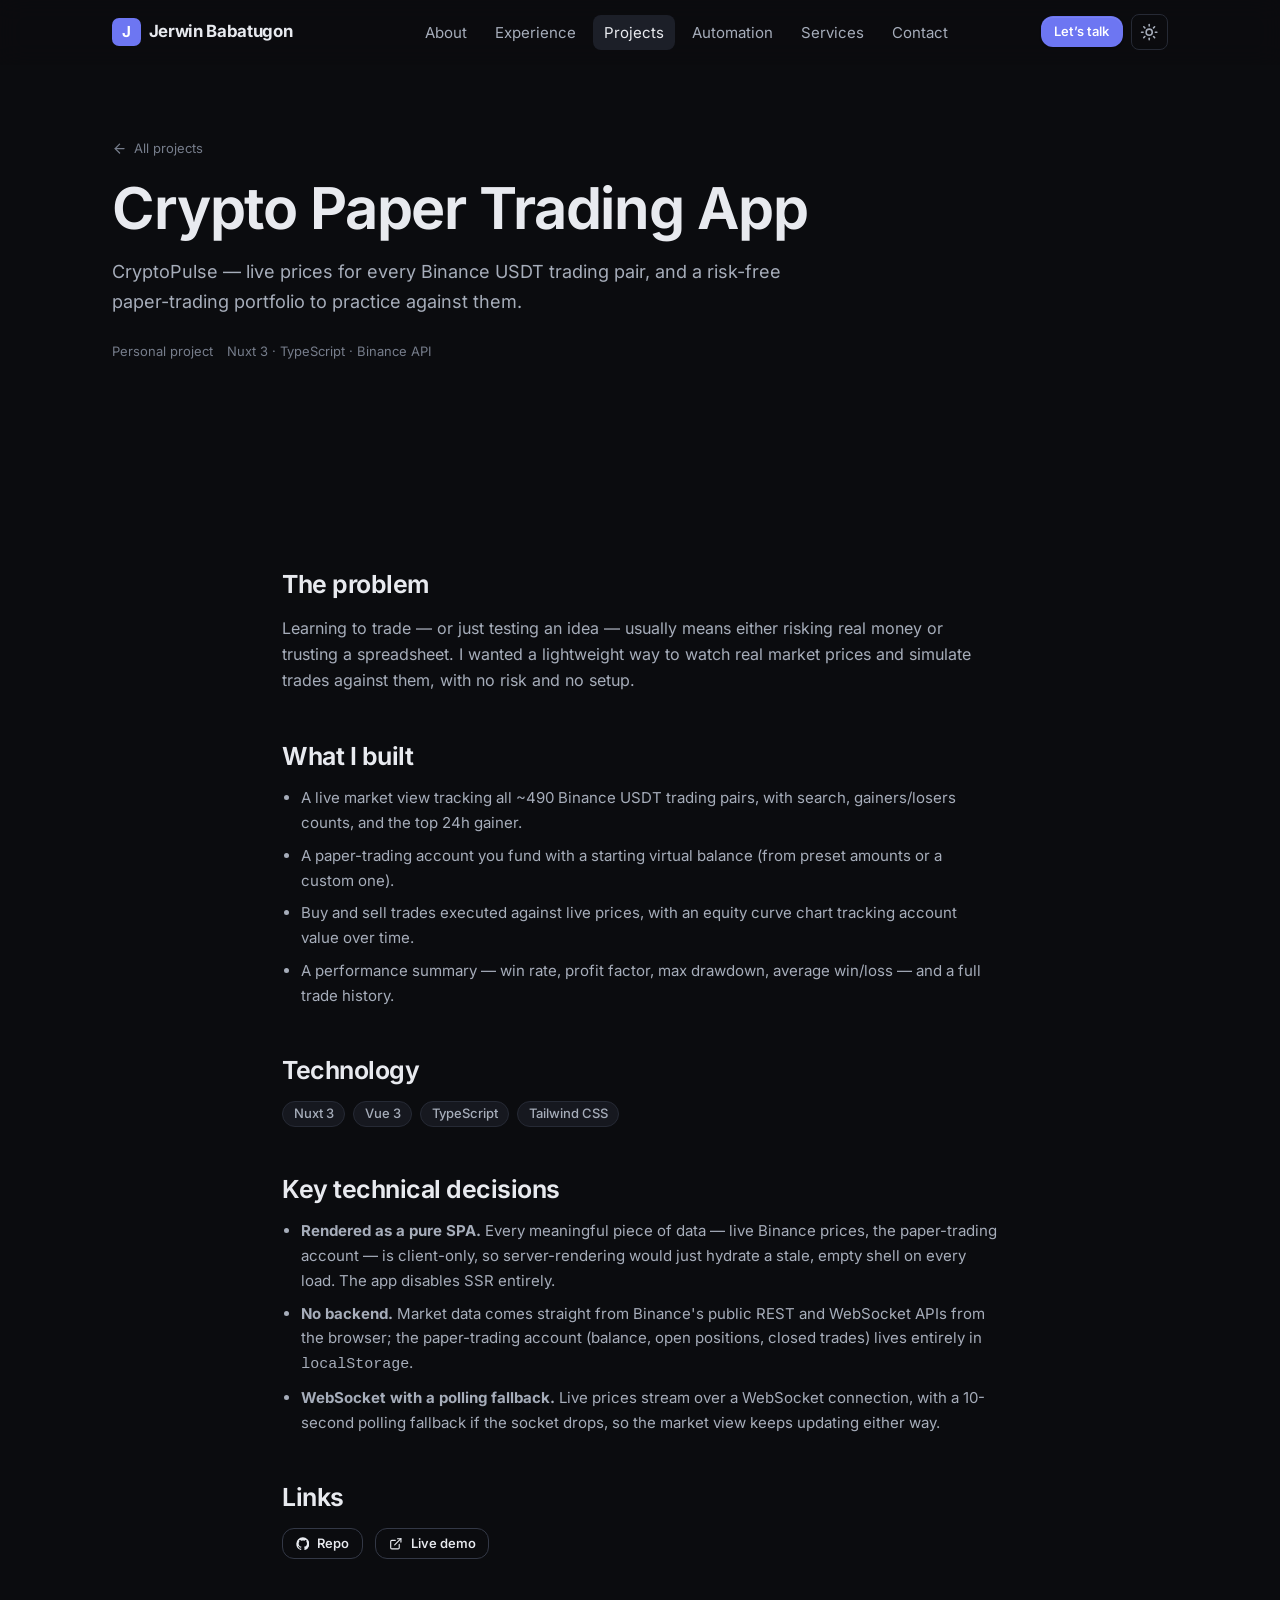
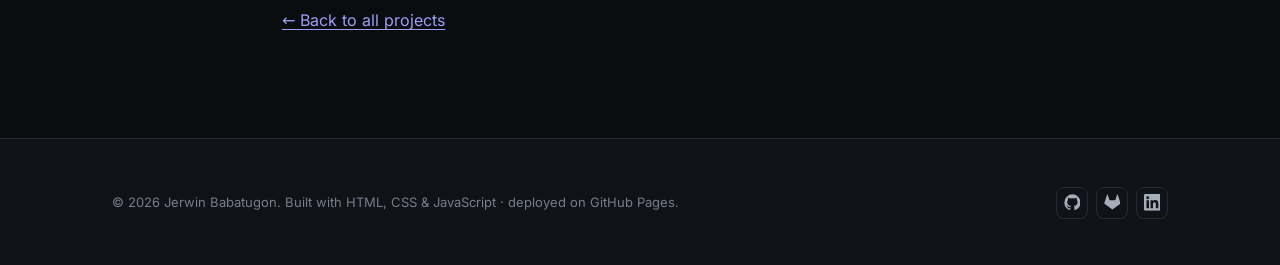
<file: public/projects/crypto-paper-trading-app/index.html>
<!DOCTYPE html>
<html lang="en" data-theme="dark">
<head>
  <meta charset="utf-8">
  <meta name="viewport" content="width=device-width, initial-scale=1">

  <title>Crypto Paper Trading App — Case Study — Jerwin Babatugon</title>
  <meta name="description" content="Case study: CryptoPulse, a Nuxt 3 app that streams live Binance prices and lets you paper-trade them with a virtual balance — no backend, fully client-side.">
  <meta name="author" content="Jerwin Babatugon">
  <link rel="canonical" href="https://zymith123.github.io/portfolio/projects/crypto-paper-trading-app/">

  <meta name="theme-color" content="#0b0c0f">
  <meta name="color-scheme" content="dark light">
  <meta property="og:type" content="article">
  <meta property="og:title" content="Crypto Paper Trading App — Case Study">
  <meta property="og:description" content="CryptoPulse — Nuxt 3, live Binance prices via WebSocket, zero backend.">
  <meta property="og:url" content="https://zymith123.github.io/portfolio/projects/crypto-paper-trading-app/">
  <meta property="og:image" content="https://zymith123.github.io/portfolio/assets/img/og-image.jpg">
  <meta name="twitter:card" content="summary_large_image">
  <meta name="twitter:image" content="https://zymith123.github.io/portfolio/assets/img/og-image.jpg">

  <link rel="icon" href="../../assets/img/favicon.svg" type="image/svg+xml">
  <link rel="icon" href="../../assets/img/favicon-32.png" sizes="32x32">
  <link rel="apple-touch-icon" href="../../assets/img/apple-touch-icon.png">
  <link rel="manifest" href="../../site.webmanifest">

  <link rel="preload" href="../../assets/fonts/inter-variable.woff2" as="font" type="font/woff2" crossorigin>
  <link rel="stylesheet" href="../../assets/css/styles.css">

  <script>
    document.documentElement.classList.add('js');
      try {
      var t = localStorage.getItem('theme');
      document.documentElement.setAttribute('data-theme', (t === 'light' || t === 'dark') ? t : 'dark');
    } catch (e) { document.documentElement.setAttribute('data-theme', 'dark'); }
  </script>
</head>
<body>
  <svg id="icon-sprite" style="display:none" aria-hidden="true">
    <symbol id="i-arrow-left" viewBox="0 0 24 24"><path d="m12 19-7-7 7-7"/><path d="M19 12H5"/></symbol>
    <symbol id="i-external" viewBox="0 0 24 24"><path d="M15 3h6v6"/><path d="M10 14 21 3"/><path d="M18 13v6a2 2 0 0 1-2 2H5a2 2 0 0 1-2-2V8a2 2 0 0 1 2-2h6"/></symbol>
    <symbol id="i-menu" viewBox="0 0 24 24"><line x1="4" x2="20" y1="6" y2="6"/><line x1="4" x2="20" y1="12" y2="12"/><line x1="4" x2="20" y1="18" y2="18"/></symbol>
    <symbol id="i-sun" viewBox="0 0 24 24"><circle cx="12" cy="12" r="4"/><path d="M12 2v2"/><path d="M12 20v2"/><path d="m4.93 4.93 1.41 1.41"/><path d="m17.66 17.66 1.41 1.41"/><path d="M2 12h2"/><path d="M20 12h2"/><path d="m6.34 17.66-1.41 1.41"/><path d="m19.07 4.93-1.41 1.41"/></symbol>
    <symbol id="i-moon" viewBox="0 0 24 24"><path d="M12 3a6 6 0 0 0 9 9 9 9 0 1 1-9-9Z"/></symbol>
    <symbol id="i-github" viewBox="0 0 24 24" fill="currentColor" stroke="none"><path d="M12 .5A11.5 11.5 0 0 0 .5 12a11.5 11.5 0 0 0 7.86 10.92c.575.106.785-.25.785-.556 0-.274-.01-1-.015-1.964-3.196.695-3.87-1.54-3.87-1.54-.523-1.328-1.277-1.682-1.277-1.682-1.043-.714.08-.699.08-.699 1.153.081 1.76 1.184 1.76 1.184 1.025 1.756 2.69 1.249 3.345.955.104-.742.401-1.249.729-1.536-2.552-.29-5.235-1.276-5.235-5.68 0-1.255.448-2.28 1.183-3.084-.119-.29-.513-1.459.112-3.042 0 0 .965-.309 3.163 1.178a11.02 11.02 0 0 1 2.88-.387c.977.004 1.96.132 2.88.387 2.196-1.487 3.16-1.178 3.16-1.178.626 1.583.232 2.752.114 3.042.737.804 1.182 1.829 1.182 3.084 0 4.415-2.687 5.386-5.247 5.671.413.355.78 1.056.78 2.129 0 1.537-.014 2.776-.014 3.154 0 .309.207.668.79.555A11.5 11.5 0 0 0 23.5 12 11.5 11.5 0 0 0 12 .5Z"/></symbol>
    <symbol id="i-gitlab" viewBox="0 0 24 24" fill="currentColor" stroke="none"><path d="m23.55 13.03-1.32-4.08-2.62-8.06a.45.45 0 0 0-.86 0L16.13 8.9H7.87L5.25.89a.45.45 0 0 0-.86 0L1.77 8.95.45 13.03a.9.9 0 0 0 .33 1.01L12 22.28l11.22-8.24a.9.9 0 0 0 .33-1.01"/></symbol>
    <symbol id="i-linkedin" viewBox="0 0 24 24" fill="currentColor" stroke="none"><path d="M20.45 20.45h-3.56v-5.57c0-1.33-.03-3.04-1.85-3.04-1.85 0-2.14 1.45-2.14 2.94v5.67H9.35V9h3.42v1.56h.05c.48-.9 1.64-1.85 3.37-1.85 3.6 0 4.27 2.37 4.27 5.46v6.28zM5.34 7.43a2.07 2.07 0 1 1 0-4.14 2.07 2.07 0 0 1 0 4.14zM7.12 20.45H3.55V9h3.57v11.45zM22.22 0H1.77C.79 0 0 .77 0 1.72v20.56C0 23.23.79 24 1.77 24h20.45c.98 0 1.78-.77 1.78-1.72V1.72C24 .77 23.2 0 22.22 0z"/></symbol>
  </svg>

  <a class="skip-link" href="#main">Skip to content</a>

  <header class="site-header" id="site-header">
    <div class="container site-header__inner">
      <a class="brand" href="../../" aria-label="Jerwin Babatugon — home">
        <span class="brand__mark" aria-hidden="true">J</span><span>Jerwin&nbsp;Babatugon</span>
      </a>
      <nav class="nav" id="primary-nav" aria-label="Primary">
        <ul class="nav__list">
          <li><a class="nav__link" href="../../#about">About</a></li>
          <li><a class="nav__link" href="../../#experience">Experience</a></li>
          <li><a class="nav__link" href="../../#projects" aria-current="true">Projects</a></li>
          <li><a class="nav__link" href="../../#automation">Automation</a></li>
          <li><a class="nav__link" href="../../#services">Services</a></li>
          <li><a class="nav__link" href="../../#contact">Contact</a></li>
        </ul>
        <a class="btn btn--primary btn--sm nav__cta-mobile" href="../../#contact">Let&rsquo;s talk</a>
      </nav>
      <div class="header-actions">
        <a class="btn btn--primary btn--sm nav__cta-desktop" href="../../#contact">Let&rsquo;s talk</a>
        <button class="theme-toggle" id="theme-toggle" type="button" aria-label="Switch color theme" aria-pressed="false">
          <svg class="icon icon-moon" aria-hidden="true"><use href="#i-moon"></use></svg>
          <svg class="icon icon-sun" aria-hidden="true"><use href="#i-sun"></use></svg>
        </button>
        <button class="nav-toggle" id="nav-toggle" type="button" aria-label="Open menu" aria-expanded="false" aria-controls="primary-nav">
          <svg class="icon" aria-hidden="true"><use href="#i-menu"></use></svg>
        </button>
      </div>
    </div>
  </header>

  <main id="main">
    <section class="subhero">
      <div class="container">
        <a class="subhero__back" href="../../#projects">
          <svg class="icon" aria-hidden="true"><use href="#i-arrow-left"></use></svg> All projects
        </a>
        <h1 class="subhero__title">Crypto Paper Trading App</h1>
        <p class="subhero__lead">
          CryptoPulse &mdash; live prices for every Binance USDT trading pair, and a
          risk-free paper-trading portfolio to practice against them.
        </p>
        <div class="subhero__meta">
          <span>Personal project</span>
          <span>Nuxt 3 &middot; TypeScript &middot; Binance API</span>
        </div>
      </div>
    </section>

    <section class="section">
      <div class="container" style="max-width:var(--container-narrow)">
        <div class="case">

          <div class="case__block">
            <h2>The problem</h2>
            <p>
              Learning to trade &mdash; or just testing an idea &mdash; usually means
              either risking real money or trusting a spreadsheet. I wanted a
              lightweight way to watch real market prices and simulate trades against
              them, with no risk and no setup.
            </p>
          </div>

          <div class="case__block">
            <h2>What I built</h2>
            <ul>
              <li>A live market view tracking all ~490 Binance USDT trading pairs, with search, gainers/losers counts, and the top 24h gainer.</li>
              <li>A paper-trading account you fund with a starting virtual balance (from preset amounts or a custom one).</li>
              <li>Buy and sell trades executed against live prices, with an equity curve chart tracking account value over time.</li>
              <li>A performance summary &mdash; win rate, profit factor, max drawdown, average win/loss &mdash; and a full trade history.</li>
            </ul>
          </div>

          <div class="case__block">
            <h2>Technology</h2>
            <div class="chip-set">
              <span class="chip">Nuxt 3</span><span class="chip">Vue 3</span>
              <span class="chip">TypeScript</span><span class="chip">Tailwind CSS</span>
            </div>
          </div>

          <div class="case__block">
            <h2>Key technical decisions</h2>
            <ul>
              <li><strong>Rendered as a pure SPA.</strong> Every meaningful piece of data &mdash; live Binance prices, the paper-trading account &mdash; is client-only, so server-rendering would just hydrate a stale, empty shell on every load. The app disables SSR entirely.</li>
              <li><strong>No backend.</strong> Market data comes straight from Binance's public REST and WebSocket APIs from the browser; the paper-trading account (balance, open positions, closed trades) lives entirely in <code>localStorage</code>.</li>
              <li><strong>WebSocket with a polling fallback.</strong> Live prices stream over a WebSocket connection, with a 10-second polling fallback if the socket drops, so the market view keeps updating either way.</li>
            </ul>
          </div>

          <div class="case__block">
            <h2>Links</h2>
            <div class="case__links">
              <a class="btn btn--secondary btn--sm" href="https://github.com/zymith123/jibabatugon-06042025-cryptocurrency-dashboard" target="_blank" rel="noopener">
                <svg class="icon btn__icon" aria-hidden="true"><use href="#i-github"></use></svg> Repo
              </a>
              <a class="btn btn--secondary btn--sm" href="https://zymith123.github.io/jibabatugon-06042025-cryptocurrency-dashboard/" target="_blank" rel="noopener">
                <svg class="icon btn__icon" aria-hidden="true"><use href="#i-external"></use></svg> Live demo
              </a>
            </div>
          </div>

          <p><a class="inline-link" href="../../#projects">&larr; Back to all projects</a></p>
        </div>
      </div>
    </section>
  </main>

  <footer class="site-footer">
    <div class="container">
      <div class="site-footer__bottom" style="border:0;margin:0;padding:0">
        <p>&copy; <span id="year">2026</span> Jerwin Babatugon. Built with HTML, CSS &amp; JavaScript &middot; deployed on GitHub Pages.</p>
        <div class="site-footer__socials">
          <a href="https://github.com/zymith123" target="_blank" rel="noopener" aria-label="GitHub"><svg class="icon" aria-hidden="true"><use href="#i-github"></use></svg></a>
          <a href="https://gitlab.com/zymith1234" target="_blank" rel="noopener" aria-label="GitLab"><svg class="icon" aria-hidden="true"><use href="#i-gitlab"></use></svg></a>
          <a href="https://www.linkedin.com/in/jerwin-babatugon" target="_blank" rel="noopener" aria-label="LinkedIn"><svg class="icon" aria-hidden="true"><use href="#i-linkedin"></use></svg></a>
        </div>
      </div>
    </div>
  </footer>

  <script src="../../assets/js/main.js" defer></script>
</body>
</html>
</file>
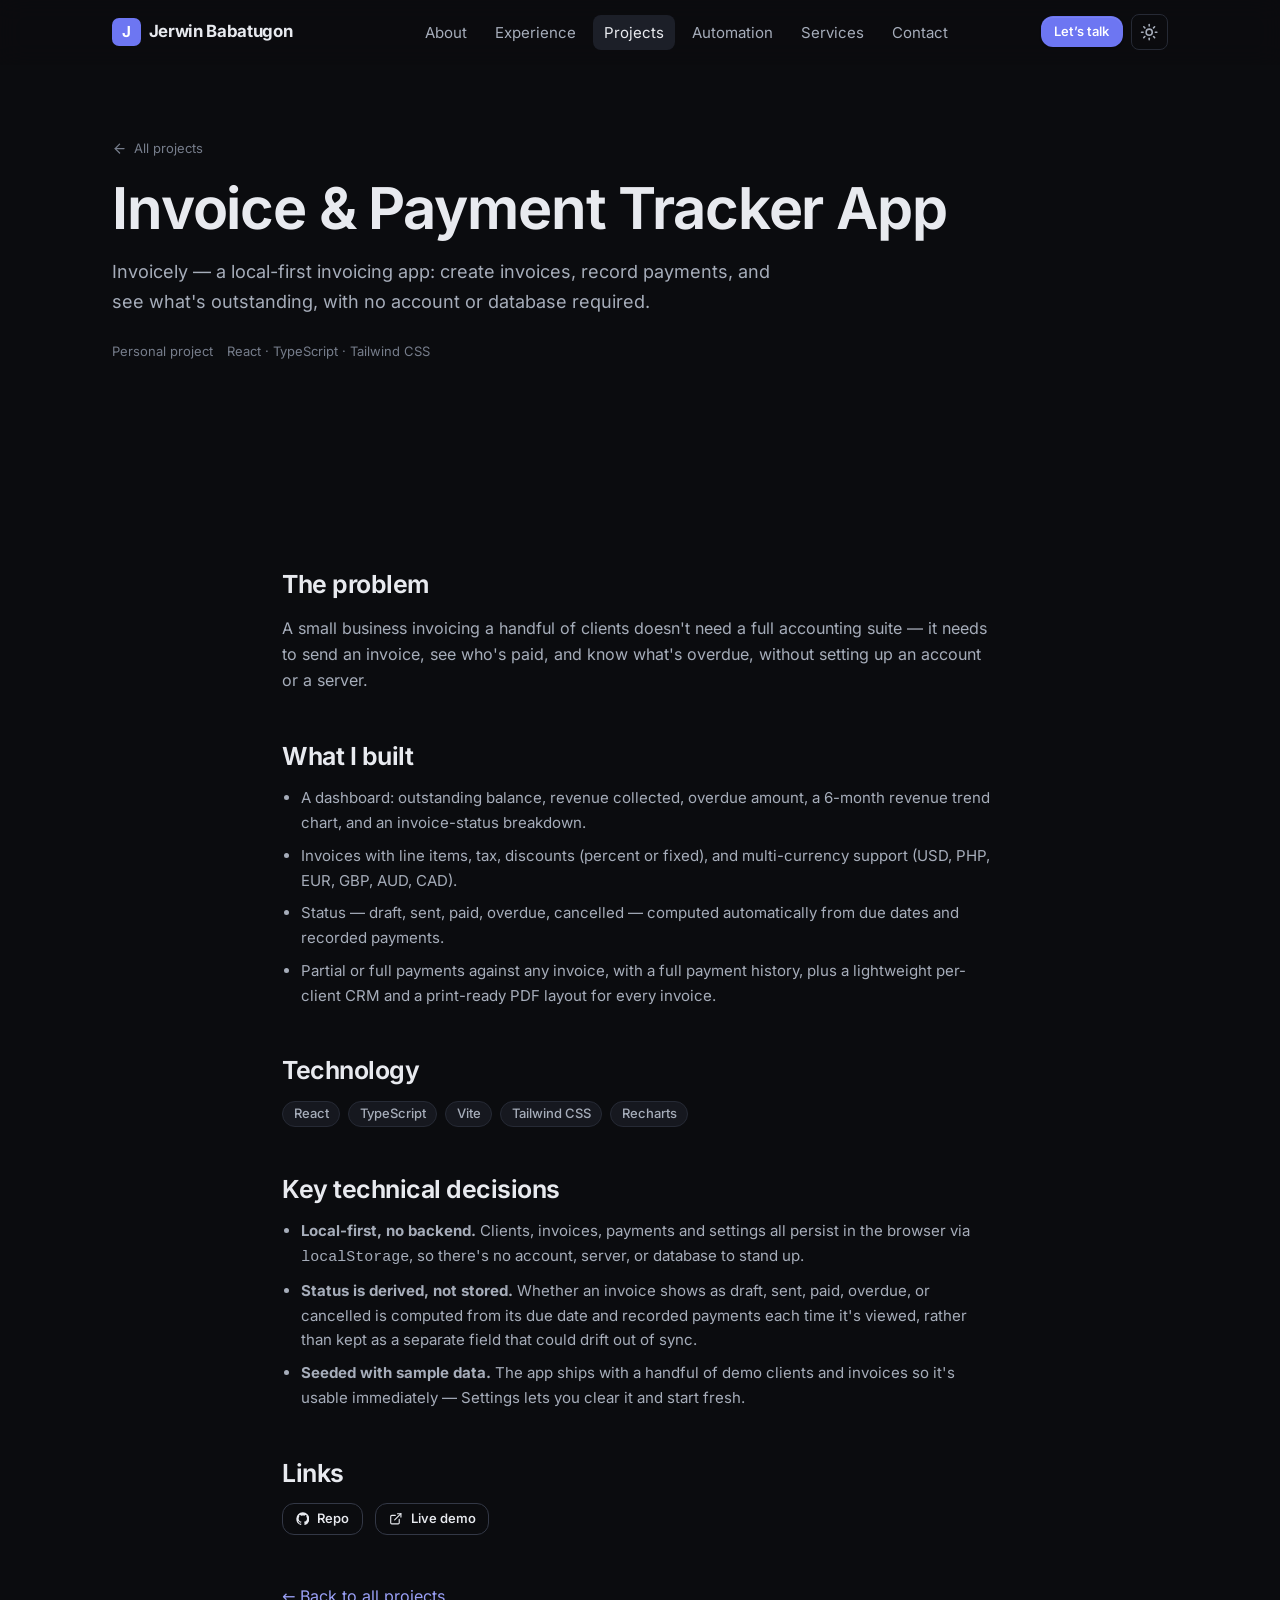
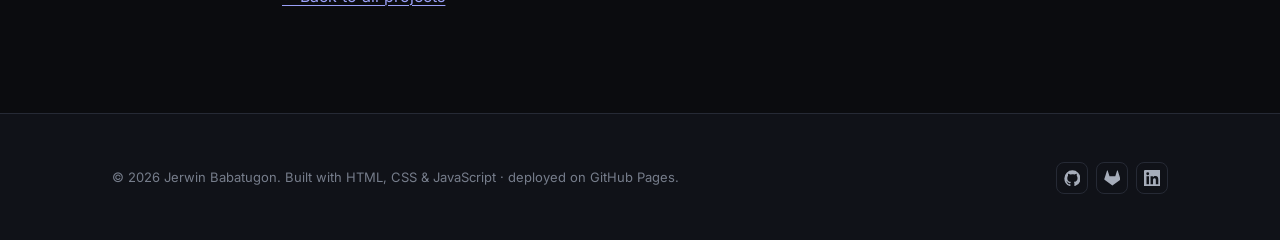
<file: public/projects/invoice-payment-tracker-app/index.html>
<!DOCTYPE html>
<html lang="en" data-theme="dark">
<head>
  <meta charset="utf-8">
  <meta name="viewport" content="width=device-width, initial-scale=1">

  <title>Invoice &amp; Payment Tracker App — Case Study — Jerwin Babatugon</title>
  <meta name="description" content="Case study: Invoicely, a local-first invoice and payment tracker built with React — invoices, partial payments, multi-currency, and a lightweight client CRM, no backend required.">
  <meta name="author" content="Jerwin Babatugon">
  <link rel="canonical" href="https://zymith123.github.io/portfolio/projects/invoice-payment-tracker-app/">

  <meta name="theme-color" content="#0b0c0f">
  <meta name="color-scheme" content="dark light">
  <meta property="og:type" content="article">
  <meta property="og:title" content="Invoice & Payment Tracker App — Case Study">
  <meta property="og:description" content="Invoicely — React, local-first invoicing with partial payments and multi-currency support.">
  <meta property="og:url" content="https://zymith123.github.io/portfolio/projects/invoice-payment-tracker-app/">
  <meta property="og:image" content="https://zymith123.github.io/portfolio/assets/img/og-image.jpg">
  <meta name="twitter:card" content="summary_large_image">
  <meta name="twitter:image" content="https://zymith123.github.io/portfolio/assets/img/og-image.jpg">

  <link rel="icon" href="../../assets/img/favicon.svg" type="image/svg+xml">
  <link rel="icon" href="../../assets/img/favicon-32.png" sizes="32x32">
  <link rel="apple-touch-icon" href="../../assets/img/apple-touch-icon.png">
  <link rel="manifest" href="../../site.webmanifest">

  <link rel="preload" href="../../assets/fonts/inter-variable.woff2" as="font" type="font/woff2" crossorigin>
  <link rel="stylesheet" href="../../assets/css/styles.css">

  <script>
    document.documentElement.classList.add('js');
      try {
      var t = localStorage.getItem('theme');
      document.documentElement.setAttribute('data-theme', (t === 'light' || t === 'dark') ? t : 'dark');
    } catch (e) { document.documentElement.setAttribute('data-theme', 'dark'); }
  </script>
</head>
<body>
  <svg id="icon-sprite" style="display:none" aria-hidden="true">
    <symbol id="i-arrow-left" viewBox="0 0 24 24"><path d="m12 19-7-7 7-7"/><path d="M19 12H5"/></symbol>
    <symbol id="i-external" viewBox="0 0 24 24"><path d="M15 3h6v6"/><path d="M10 14 21 3"/><path d="M18 13v6a2 2 0 0 1-2 2H5a2 2 0 0 1-2-2V8a2 2 0 0 1 2-2h6"/></symbol>
    <symbol id="i-menu" viewBox="0 0 24 24"><line x1="4" x2="20" y1="6" y2="6"/><line x1="4" x2="20" y1="12" y2="12"/><line x1="4" x2="20" y1="18" y2="18"/></symbol>
    <symbol id="i-sun" viewBox="0 0 24 24"><circle cx="12" cy="12" r="4"/><path d="M12 2v2"/><path d="M12 20v2"/><path d="m4.93 4.93 1.41 1.41"/><path d="m17.66 17.66 1.41 1.41"/><path d="M2 12h2"/><path d="M20 12h2"/><path d="m6.34 17.66-1.41 1.41"/><path d="m19.07 4.93-1.41 1.41"/></symbol>
    <symbol id="i-moon" viewBox="0 0 24 24"><path d="M12 3a6 6 0 0 0 9 9 9 9 0 1 1-9-9Z"/></symbol>
    <symbol id="i-github" viewBox="0 0 24 24" fill="currentColor" stroke="none"><path d="M12 .5A11.5 11.5 0 0 0 .5 12a11.5 11.5 0 0 0 7.86 10.92c.575.106.785-.25.785-.556 0-.274-.01-1-.015-1.964-3.196.695-3.87-1.54-3.87-1.54-.523-1.328-1.277-1.682-1.277-1.682-1.043-.714.08-.699.08-.699 1.153.081 1.76 1.184 1.76 1.184 1.025 1.756 2.69 1.249 3.345.955.104-.742.401-1.249.729-1.536-2.552-.29-5.235-1.276-5.235-5.68 0-1.255.448-2.28 1.183-3.084-.119-.29-.513-1.459.112-3.042 0 0 .965-.309 3.163 1.178a11.02 11.02 0 0 1 2.88-.387c.977.004 1.96.132 2.88.387 2.196-1.487 3.16-1.178 3.16-1.178.626 1.583.232 2.752.114 3.042.737.804 1.182 1.829 1.182 3.084 0 4.415-2.687 5.386-5.247 5.671.413.355.78 1.056.78 2.129 0 1.537-.014 2.776-.014 3.154 0 .309.207.668.79.555A11.5 11.5 0 0 0 23.5 12 11.5 11.5 0 0 0 12 .5Z"/></symbol>
    <symbol id="i-gitlab" viewBox="0 0 24 24" fill="currentColor" stroke="none"><path d="m23.55 13.03-1.32-4.08-2.62-8.06a.45.45 0 0 0-.86 0L16.13 8.9H7.87L5.25.89a.45.45 0 0 0-.86 0L1.77 8.95.45 13.03a.9.9 0 0 0 .33 1.01L12 22.28l11.22-8.24a.9.9 0 0 0 .33-1.01"/></symbol>
    <symbol id="i-linkedin" viewBox="0 0 24 24" fill="currentColor" stroke="none"><path d="M20.45 20.45h-3.56v-5.57c0-1.33-.03-3.04-1.85-3.04-1.85 0-2.14 1.45-2.14 2.94v5.67H9.35V9h3.42v1.56h.05c.48-.9 1.64-1.85 3.37-1.85 3.6 0 4.27 2.37 4.27 5.46v6.28zM5.34 7.43a2.07 2.07 0 1 1 0-4.14 2.07 2.07 0 0 1 0 4.14zM7.12 20.45H3.55V9h3.57v11.45zM22.22 0H1.77C.79 0 0 .77 0 1.72v20.56C0 23.23.79 24 1.77 24h20.45c.98 0 1.78-.77 1.78-1.72V1.72C24 .77 23.2 0 22.22 0z"/></symbol>
  </svg>

  <a class="skip-link" href="#main">Skip to content</a>

  <header class="site-header" id="site-header">
    <div class="container site-header__inner">
      <a class="brand" href="../../" aria-label="Jerwin Babatugon — home">
        <span class="brand__mark" aria-hidden="true">J</span><span>Jerwin&nbsp;Babatugon</span>
      </a>
      <nav class="nav" id="primary-nav" aria-label="Primary">
        <ul class="nav__list">
          <li><a class="nav__link" href="../../#about">About</a></li>
          <li><a class="nav__link" href="../../#experience">Experience</a></li>
          <li><a class="nav__link" href="../../#projects" aria-current="true">Projects</a></li>
          <li><a class="nav__link" href="../../#automation">Automation</a></li>
          <li><a class="nav__link" href="../../#services">Services</a></li>
          <li><a class="nav__link" href="../../#contact">Contact</a></li>
        </ul>
        <a class="btn btn--primary btn--sm nav__cta-mobile" href="../../#contact">Let&rsquo;s talk</a>
      </nav>
      <div class="header-actions">
        <a class="btn btn--primary btn--sm nav__cta-desktop" href="../../#contact">Let&rsquo;s talk</a>
        <button class="theme-toggle" id="theme-toggle" type="button" aria-label="Switch color theme" aria-pressed="false">
          <svg class="icon icon-moon" aria-hidden="true"><use href="#i-moon"></use></svg>
          <svg class="icon icon-sun" aria-hidden="true"><use href="#i-sun"></use></svg>
        </button>
        <button class="nav-toggle" id="nav-toggle" type="button" aria-label="Open menu" aria-expanded="false" aria-controls="primary-nav">
          <svg class="icon" aria-hidden="true"><use href="#i-menu"></use></svg>
        </button>
      </div>
    </div>
  </header>

  <main id="main">
    <section class="subhero">
      <div class="container">
        <a class="subhero__back" href="../../#projects">
          <svg class="icon" aria-hidden="true"><use href="#i-arrow-left"></use></svg> All projects
        </a>
        <h1 class="subhero__title">Invoice &amp; Payment Tracker App</h1>
        <p class="subhero__lead">
          Invoicely &mdash; a local-first invoicing app: create invoices, record
          payments, and see what's outstanding, with no account or database required.
        </p>
        <div class="subhero__meta">
          <span>Personal project</span>
          <span>React &middot; TypeScript &middot; Tailwind CSS</span>
        </div>
      </div>
    </section>

    <section class="section">
      <div class="container" style="max-width:var(--container-narrow)">
        <div class="case">

          <div class="case__block">
            <h2>The problem</h2>
            <p>
              A small business invoicing a handful of clients doesn't need a full
              accounting suite &mdash; it needs to send an invoice, see who's paid, and
              know what's overdue, without setting up an account or a server.
            </p>
          </div>

          <div class="case__block">
            <h2>What I built</h2>
            <ul>
              <li>A dashboard: outstanding balance, revenue collected, overdue amount, a 6-month revenue trend chart, and an invoice-status breakdown.</li>
              <li>Invoices with line items, tax, discounts (percent or fixed), and multi-currency support (USD, PHP, EUR, GBP, AUD, CAD).</li>
              <li>Status &mdash; draft, sent, paid, overdue, cancelled &mdash; computed automatically from due dates and recorded payments.</li>
              <li>Partial or full payments against any invoice, with a full payment history, plus a lightweight per-client CRM and a print-ready PDF layout for every invoice.</li>
            </ul>
          </div>

          <div class="case__block">
            <h2>Technology</h2>
            <div class="chip-set">
              <span class="chip">React</span><span class="chip">TypeScript</span>
              <span class="chip">Vite</span><span class="chip">Tailwind CSS</span><span class="chip">Recharts</span>
            </div>
          </div>

          <div class="case__block">
            <h2>Key technical decisions</h2>
            <ul>
              <li><strong>Local-first, no backend.</strong> Clients, invoices, payments and settings all persist in the browser via <code>localStorage</code>, so there's no account, server, or database to stand up.</li>
              <li><strong>Status is derived, not stored.</strong> Whether an invoice shows as draft, sent, paid, overdue, or cancelled is computed from its due date and recorded payments each time it's viewed, rather than kept as a separate field that could drift out of sync.</li>
              <li><strong>Seeded with sample data.</strong> The app ships with a handful of demo clients and invoices so it's usable immediately &mdash; Settings lets you clear it and start fresh.</li>
            </ul>
          </div>

          <div class="case__block">
            <h2>Links</h2>
            <div class="case__links">
              <a class="btn btn--secondary btn--sm" href="https://github.com/zymith123/invoice-and-payment-tracker-app" target="_blank" rel="noopener">
                <svg class="icon btn__icon" aria-hidden="true"><use href="#i-github"></use></svg> Repo
              </a>
              <a class="btn btn--secondary btn--sm" href="https://zymith123.github.io/invoice-and-payment-tracker-app/" target="_blank" rel="noopener">
                <svg class="icon btn__icon" aria-hidden="true"><use href="#i-external"></use></svg> Live demo
              </a>
            </div>
          </div>

          <p><a class="inline-link" href="../../#projects">&larr; Back to all projects</a></p>
        </div>
      </div>
    </section>
  </main>

  <footer class="site-footer">
    <div class="container">
      <div class="site-footer__bottom" style="border:0;margin:0;padding:0">
        <p>&copy; <span id="year">2026</span> Jerwin Babatugon. Built with HTML, CSS &amp; JavaScript &middot; deployed on GitHub Pages.</p>
        <div class="site-footer__socials">
          <a href="https://github.com/zymith123" target="_blank" rel="noopener" aria-label="GitHub"><svg class="icon" aria-hidden="true"><use href="#i-github"></use></svg></a>
          <a href="https://gitlab.com/zymith1234" target="_blank" rel="noopener" aria-label="GitLab"><svg class="icon" aria-hidden="true"><use href="#i-gitlab"></use></svg></a>
          <a href="https://www.linkedin.com/in/jerwin-babatugon" target="_blank" rel="noopener" aria-label="LinkedIn"><svg class="icon" aria-hidden="true"><use href="#i-linkedin"></use></svg></a>
        </div>
      </div>
    </div>
  </footer>

  <script src="../../assets/js/main.js" defer></script>
</body>
</html>
</file>
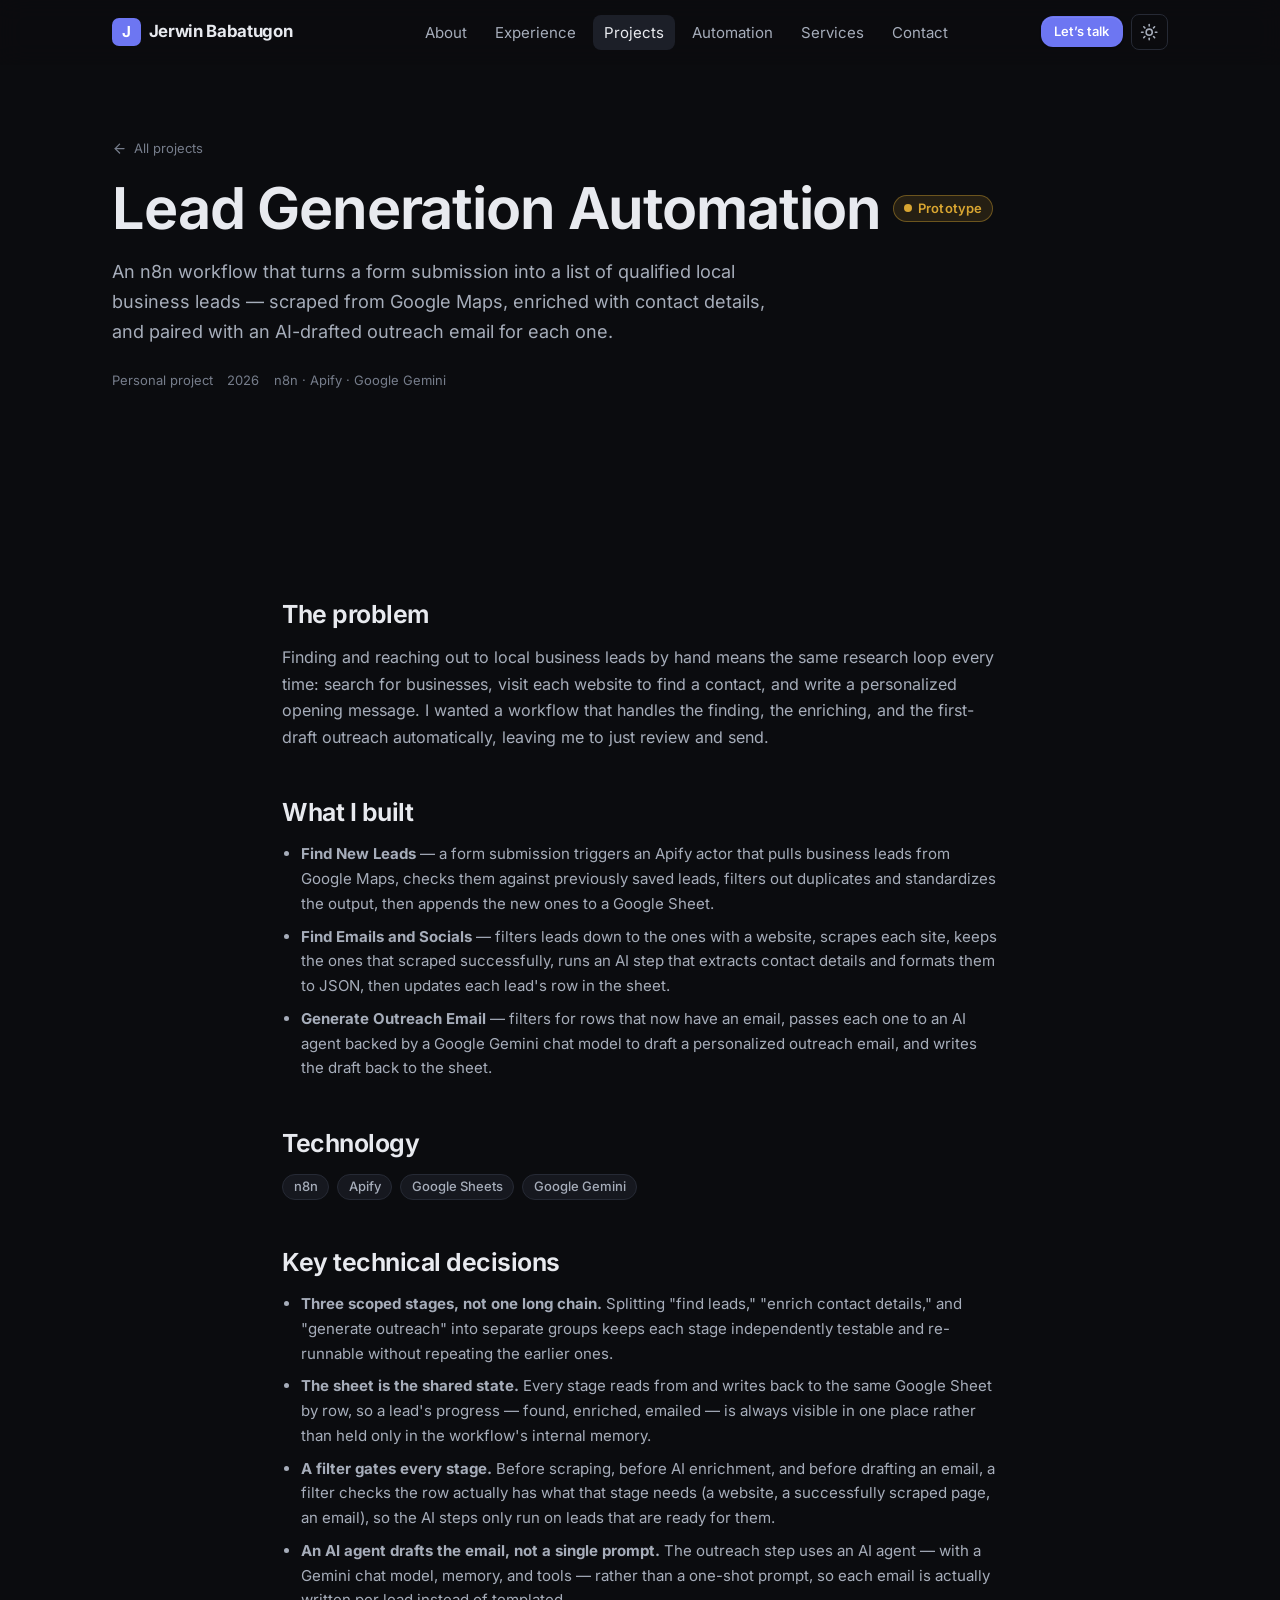
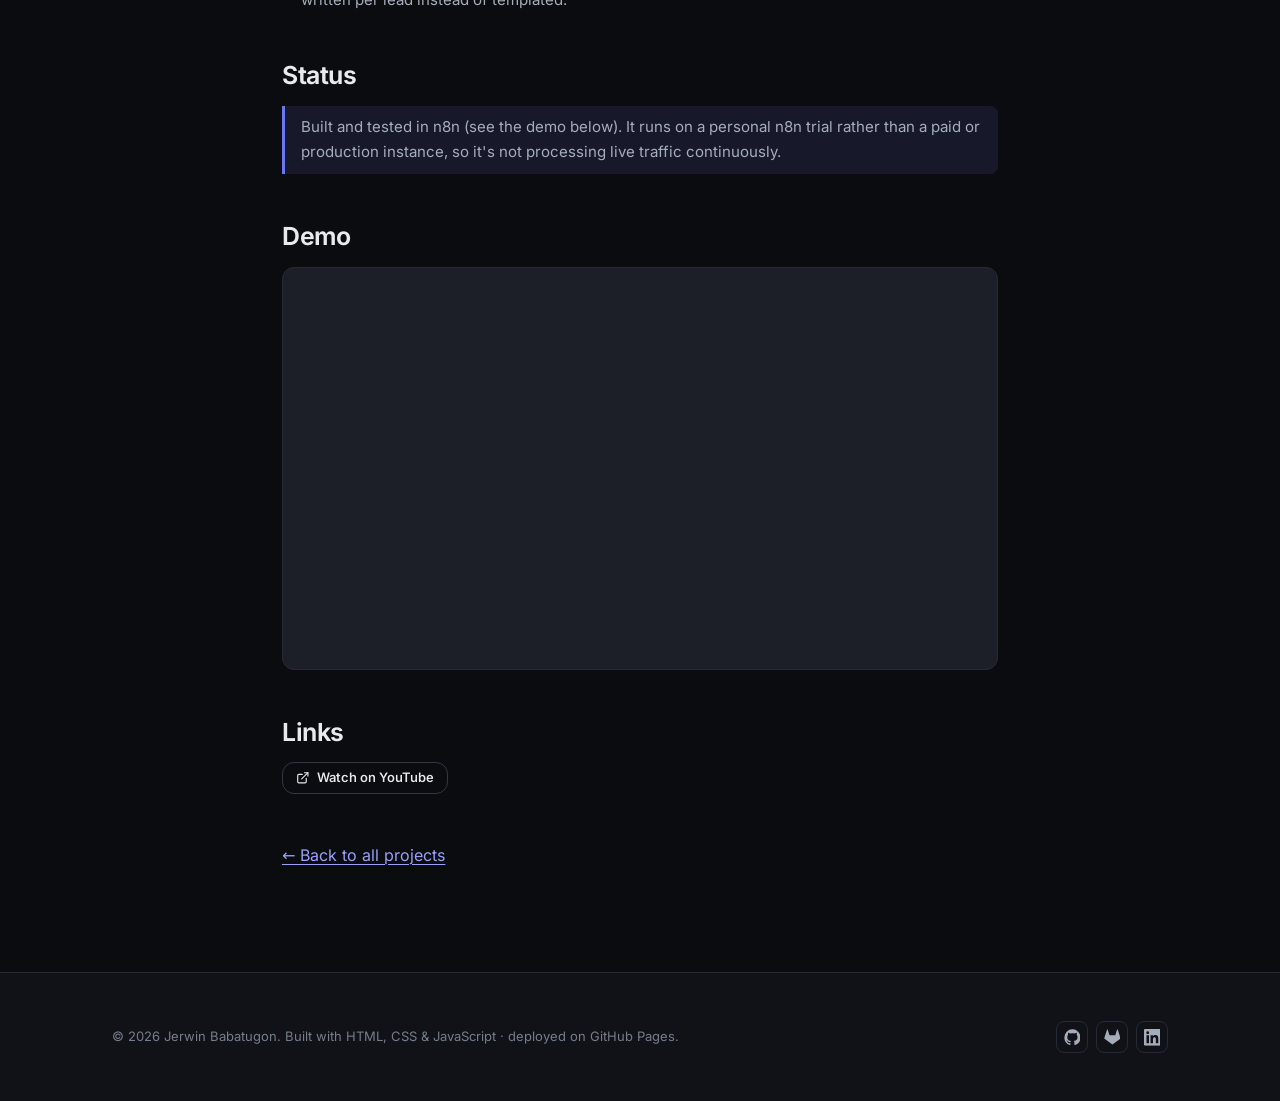
<file: public/projects/lead-generation-automation/index.html>
<!DOCTYPE html>
<html lang="en" data-theme="dark">
<head>
  <meta charset="utf-8">
  <meta name="viewport" content="width=device-width, initial-scale=1">

  <title>Lead Generation Automation — Case Study — Jerwin Babatugon</title>
  <meta name="description" content="Case study: an n8n workflow that scrapes local business leads from Google Maps, enriches them with contact details, and drafts a personalized outreach email for each one with AI.">
  <meta name="author" content="Jerwin Babatugon">
  <link rel="canonical" href="https://zymith123.github.io/portfolio/projects/lead-generation-automation/">

  <meta name="theme-color" content="#0b0c0f">
  <meta name="color-scheme" content="dark light">
  <meta property="og:type" content="article">
  <meta property="og:title" content="Lead Generation Automation — Case Study">
  <meta property="og:description" content="An n8n workflow: Google Maps lead scraping, contact enrichment, and AI-drafted outreach emails.">
  <meta property="og:url" content="https://zymith123.github.io/portfolio/projects/lead-generation-automation/">
  <meta property="og:image" content="https://zymith123.github.io/portfolio/assets/img/og-image.jpg">
  <meta name="twitter:card" content="summary_large_image">
  <meta name="twitter:image" content="https://zymith123.github.io/portfolio/assets/img/og-image.jpg">

  <link rel="icon" href="../../assets/img/favicon.svg" type="image/svg+xml">
  <link rel="icon" href="../../assets/img/favicon-32.png" sizes="32x32">
  <link rel="apple-touch-icon" href="../../assets/img/apple-touch-icon.png">
  <link rel="manifest" href="../../site.webmanifest">

  <link rel="preload" href="../../assets/fonts/inter-variable.woff2" as="font" type="font/woff2" crossorigin>
  <link rel="stylesheet" href="../../assets/css/styles.css">

  <script>
    document.documentElement.classList.add('js');
      try {
      var t = localStorage.getItem('theme');
      document.documentElement.setAttribute('data-theme', (t === 'light' || t === 'dark') ? t : 'dark');
    } catch (e) { document.documentElement.setAttribute('data-theme', 'dark'); }
  </script>

  <script type="application/ld+json">
  {
    "@context": "https://schema.org",
    "@type": "CreativeWork",
    "name": "Lead Generation Automation",
    "about": "n8n workflow automating Google Maps lead scraping, contact enrichment and AI-drafted outreach emails",
    "author": { "@type": "Person", "name": "Jerwin Babatugon" },
    "keywords": "n8n, Apify, Google Sheets, Google Gemini, AI agent",
    "url": "https://zymith123.github.io/portfolio/projects/lead-generation-automation/"
  }
  </script>
</head>
<body>
  <svg id="icon-sprite" style="display:none" aria-hidden="true">
    <symbol id="i-arrow-left" viewBox="0 0 24 24"><path d="m12 19-7-7 7-7"/><path d="M19 12H5"/></symbol>
    <symbol id="i-chevron-down" viewBox="0 0 24 24"><path d="m6 9 6 6 6-6"/></symbol>
    <symbol id="i-menu" viewBox="0 0 24 24"><line x1="4" x2="20" y1="6" y2="6"/><line x1="4" x2="20" y1="12" y2="12"/><line x1="4" x2="20" y1="18" y2="18"/></symbol>
    <symbol id="i-sun" viewBox="0 0 24 24"><circle cx="12" cy="12" r="4"/><path d="M12 2v2"/><path d="M12 20v2"/><path d="m4.93 4.93 1.41 1.41"/><path d="m17.66 17.66 1.41 1.41"/><path d="M2 12h2"/><path d="M20 12h2"/><path d="m6.34 17.66-1.41 1.41"/><path d="m19.07 4.93-1.41 1.41"/></symbol>
    <symbol id="i-moon" viewBox="0 0 24 24"><path d="M12 3a6 6 0 0 0 9 9 9 9 0 1 1-9-9Z"/></symbol>
    <symbol id="i-external" viewBox="0 0 24 24"><path d="M15 3h6v6"/><path d="M10 14 21 3"/><path d="M18 13v6a2 2 0 0 1-2 2H5a2 2 0 0 1-2-2V8a2 2 0 0 1 2-2h6"/></symbol>
    <symbol id="i-github" viewBox="0 0 24 24" fill="currentColor" stroke="none"><path d="M12 .5A11.5 11.5 0 0 0 .5 12a11.5 11.5 0 0 0 7.86 10.92c.575.106.785-.25.785-.556 0-.274-.01-1-.015-1.964-3.196.695-3.87-1.54-3.87-1.54-.523-1.328-1.277-1.682-1.277-1.682-1.043-.714.08-.699.08-.699 1.153.081 1.76 1.184 1.76 1.184 1.025 1.756 2.69 1.249 3.345.955.104-.742.401-1.249.729-1.536-2.552-.29-5.235-1.276-5.235-5.68 0-1.255.448-2.28 1.183-3.084-.119-.29-.513-1.459.112-3.042 0 0 .965-.309 3.163 1.178a11.02 11.02 0 0 1 2.88-.387c.977.004 1.96.132 2.88.387 2.196-1.487 3.16-1.178 3.16-1.178.626 1.583.232 2.752.114 3.042.737.804 1.182 1.829 1.182 3.084 0 4.415-2.687 5.386-5.247 5.671.413.355.78 1.056.78 2.129 0 1.537-.014 2.776-.014 3.154 0 .309.207.668.79.555A11.5 11.5 0 0 0 23.5 12 11.5 11.5 0 0 0 12 .5Z"/></symbol>
    <symbol id="i-gitlab" viewBox="0 0 24 24" fill="currentColor" stroke="none"><path d="m23.55 13.03-1.32-4.08-2.62-8.06a.45.45 0 0 0-.86 0L16.13 8.9H7.87L5.25.89a.45.45 0 0 0-.86 0L1.77 8.95.45 13.03a.9.9 0 0 0 .33 1.01L12 22.28l11.22-8.24a.9.9 0 0 0 .33-1.01"/></symbol>
    <symbol id="i-linkedin" viewBox="0 0 24 24" fill="currentColor" stroke="none"><path d="M20.45 20.45h-3.56v-5.57c0-1.33-.03-3.04-1.85-3.04-1.85 0-2.14 1.45-2.14 2.94v5.67H9.35V9h3.42v1.56h.05c.48-.9 1.64-1.85 3.37-1.85 3.6 0 4.27 2.37 4.27 5.46v6.28zM5.34 7.43a2.07 2.07 0 1 1 0-4.14 2.07 2.07 0 0 1 0 4.14zM7.12 20.45H3.55V9h3.57v11.45zM22.22 0H1.77C.79 0 0 .77 0 1.72v20.56C0 23.23.79 24 1.77 24h20.45c.98 0 1.78-.77 1.78-1.72V1.72C24 .77 23.2 0 22.22 0z"/></symbol>
  </svg>

  <a class="skip-link" href="#main">Skip to content</a>

  <header class="site-header" id="site-header">
    <div class="container site-header__inner">
      <a class="brand" href="../../" aria-label="Jerwin Babatugon — home">
        <span class="brand__mark" aria-hidden="true">J</span><span>Jerwin&nbsp;Babatugon</span>
      </a>
      <nav class="nav" id="primary-nav" aria-label="Primary">
        <ul class="nav__list">
          <li><a class="nav__link" href="../../#about">About</a></li>
          <li><a class="nav__link" href="../../#experience">Experience</a></li>
          <li><a class="nav__link" href="../../#projects" aria-current="true">Projects</a></li>
          <li><a class="nav__link" href="../../#automation">Automation</a></li>
          <li><a class="nav__link" href="../../#services">Services</a></li>
          <li><a class="nav__link" href="../../#contact">Contact</a></li>
        </ul>
        <a class="btn btn--primary btn--sm nav__cta-mobile" href="../../#contact">Let&rsquo;s talk</a>
      </nav>
      <div class="header-actions">
        <a class="btn btn--primary btn--sm nav__cta-desktop" href="../../#contact">Let&rsquo;s talk</a>
        <button class="theme-toggle" id="theme-toggle" type="button" aria-label="Switch color theme" aria-pressed="false">
          <svg class="icon icon-moon" aria-hidden="true"><use href="#i-moon"></use></svg>
          <svg class="icon icon-sun" aria-hidden="true"><use href="#i-sun"></use></svg>
        </button>
        <button class="nav-toggle" id="nav-toggle" type="button" aria-label="Open menu" aria-expanded="false" aria-controls="primary-nav">
          <svg class="icon" aria-hidden="true"><use href="#i-menu"></use></svg>
        </button>
      </div>
    </div>
  </header>

  <main id="main">
    <section class="subhero">
      <div class="container">
        <a class="subhero__back" href="../../#projects">
          <svg class="icon" aria-hidden="true"><use href="#i-arrow-left"></use></svg> All projects
        </a>
        <h1 class="subhero__title" style="display:flex;flex-wrap:wrap;align-items:center;gap:.75rem">
          Lead Generation Automation
          <span class="badge badge--dev">Prototype</span>
        </h1>
        <p class="subhero__lead">
          An n8n workflow that turns a form submission into a list of qualified local
          business leads &mdash; scraped from Google Maps, enriched with contact
          details, and paired with an AI-drafted outreach email for each one.
        </p>
        <div class="subhero__meta">
          <span>Personal project</span>
          <span>2026</span>
          <span>n8n &middot; Apify &middot; Google Gemini</span>
        </div>
      </div>
    </section>

    <section class="section">
      <div class="container" style="max-width:var(--container-narrow)">
        <div class="case">

          <div class="case__block">
            <h2>The problem</h2>
            <p>
              Finding and reaching out to local business leads by hand means the same
              research loop every time: search for businesses, visit each website to
              find a contact, and write a personalized opening message. I wanted a
              workflow that handles the finding, the enriching, and the first-draft
              outreach automatically, leaving me to just review and send.
            </p>
          </div>

          <div class="case__block">
            <h2>What I built</h2>
            <ul>
              <li><strong>Find New Leads</strong> &mdash; a form submission triggers an Apify actor that pulls business leads from Google Maps, checks them against previously saved leads, filters out duplicates and standardizes the output, then appends the new ones to a Google Sheet.</li>
              <li><strong>Find Emails and Socials</strong> &mdash; filters leads down to the ones with a website, scrapes each site, keeps the ones that scraped successfully, runs an AI step that extracts contact details and formats them to JSON, then updates each lead's row in the sheet.</li>
              <li><strong>Generate Outreach Email</strong> &mdash; filters for rows that now have an email, passes each one to an AI agent backed by a Google Gemini chat model to draft a personalized outreach email, and writes the draft back to the sheet.</li>
            </ul>
          </div>

          <div class="case__block">
            <h2>Technology</h2>
            <div class="chip-set">
              <span class="chip">n8n</span><span class="chip">Apify</span>
              <span class="chip">Google Sheets</span><span class="chip">Google Gemini</span>
            </div>
          </div>

          <div class="case__block">
            <h2>Key technical decisions</h2>
            <ul>
              <li><strong>Three scoped stages, not one long chain.</strong> Splitting "find leads," "enrich contact details," and "generate outreach" into separate groups keeps each stage independently testable and re-runnable without repeating the earlier ones.</li>
              <li><strong>The sheet is the shared state.</strong> Every stage reads from and writes back to the same Google Sheet by row, so a lead's progress &mdash; found, enriched, emailed &mdash; is always visible in one place rather than held only in the workflow's internal memory.</li>
              <li><strong>A filter gates every stage.</strong> Before scraping, before AI enrichment, and before drafting an email, a filter checks the row actually has what that stage needs (a website, a successfully scraped page, an email), so the AI steps only run on leads that are ready for them.</li>
              <li><strong>An AI agent drafts the email, not a single prompt.</strong> The outreach step uses an AI agent &mdash; with a Gemini chat model, memory, and tools &mdash; rather than a one-shot prompt, so each email is actually written per lead instead of templated.</li>
            </ul>
          </div>

          <div class="case__block">
            <h2>Status</h2>
            <p class="note">
              Built and tested in n8n (see the demo below). It runs on a personal n8n
              trial rather than a paid or production instance, so it's not processing
              live traffic continuously.
            </p>
          </div>

          <div class="case__block">
            <h2>Demo</h2>
            <div class="video-embed">
              <iframe src="https://www.youtube-nocookie.com/embed/9AoGoLaNqP4" title="Lead Generation Automation — demo walkthrough" loading="lazy" allow="accelerometer; encrypted-media; gyroscope; picture-in-picture" allowfullscreen></iframe>
            </div>
          </div>

          <div class="case__block">
            <h2>Links</h2>
            <div class="case__links">
              <a class="btn btn--secondary btn--sm" href="https://youtu.be/9AoGoLaNqP4" target="_blank" rel="noopener">
                <svg class="icon btn__icon" aria-hidden="true"><use href="#i-external"></use></svg> Watch on YouTube
              </a>
            </div>
          </div>

          <p><a class="inline-link" href="../../#projects">&larr; Back to all projects</a></p>
        </div>
      </div>
    </section>
  </main>

  <footer class="site-footer">
    <div class="container">
      <div class="site-footer__bottom" style="border:0;margin:0;padding:0">
        <p>&copy; <span id="year">2026</span> Jerwin Babatugon. Built with HTML, CSS &amp; JavaScript &middot; deployed on GitHub Pages.</p>
        <div class="site-footer__socials">
          <a href="https://github.com/zymith123" target="_blank" rel="noopener" aria-label="GitHub"><svg class="icon" aria-hidden="true"><use href="#i-github"></use></svg></a>
          <a href="https://gitlab.com/zymith1234" target="_blank" rel="noopener" aria-label="GitLab"><svg class="icon" aria-hidden="true"><use href="#i-gitlab"></use></svg></a>
          <a href="https://www.linkedin.com/in/jerwin-babatugon" target="_blank" rel="noopener" aria-label="LinkedIn"><svg class="icon" aria-hidden="true"><use href="#i-linkedin"></use></svg></a>
        </div>
      </div>
    </div>
  </footer>

  <script src="../../assets/js/main.js" defer></script>
</body>
</html>
</file>
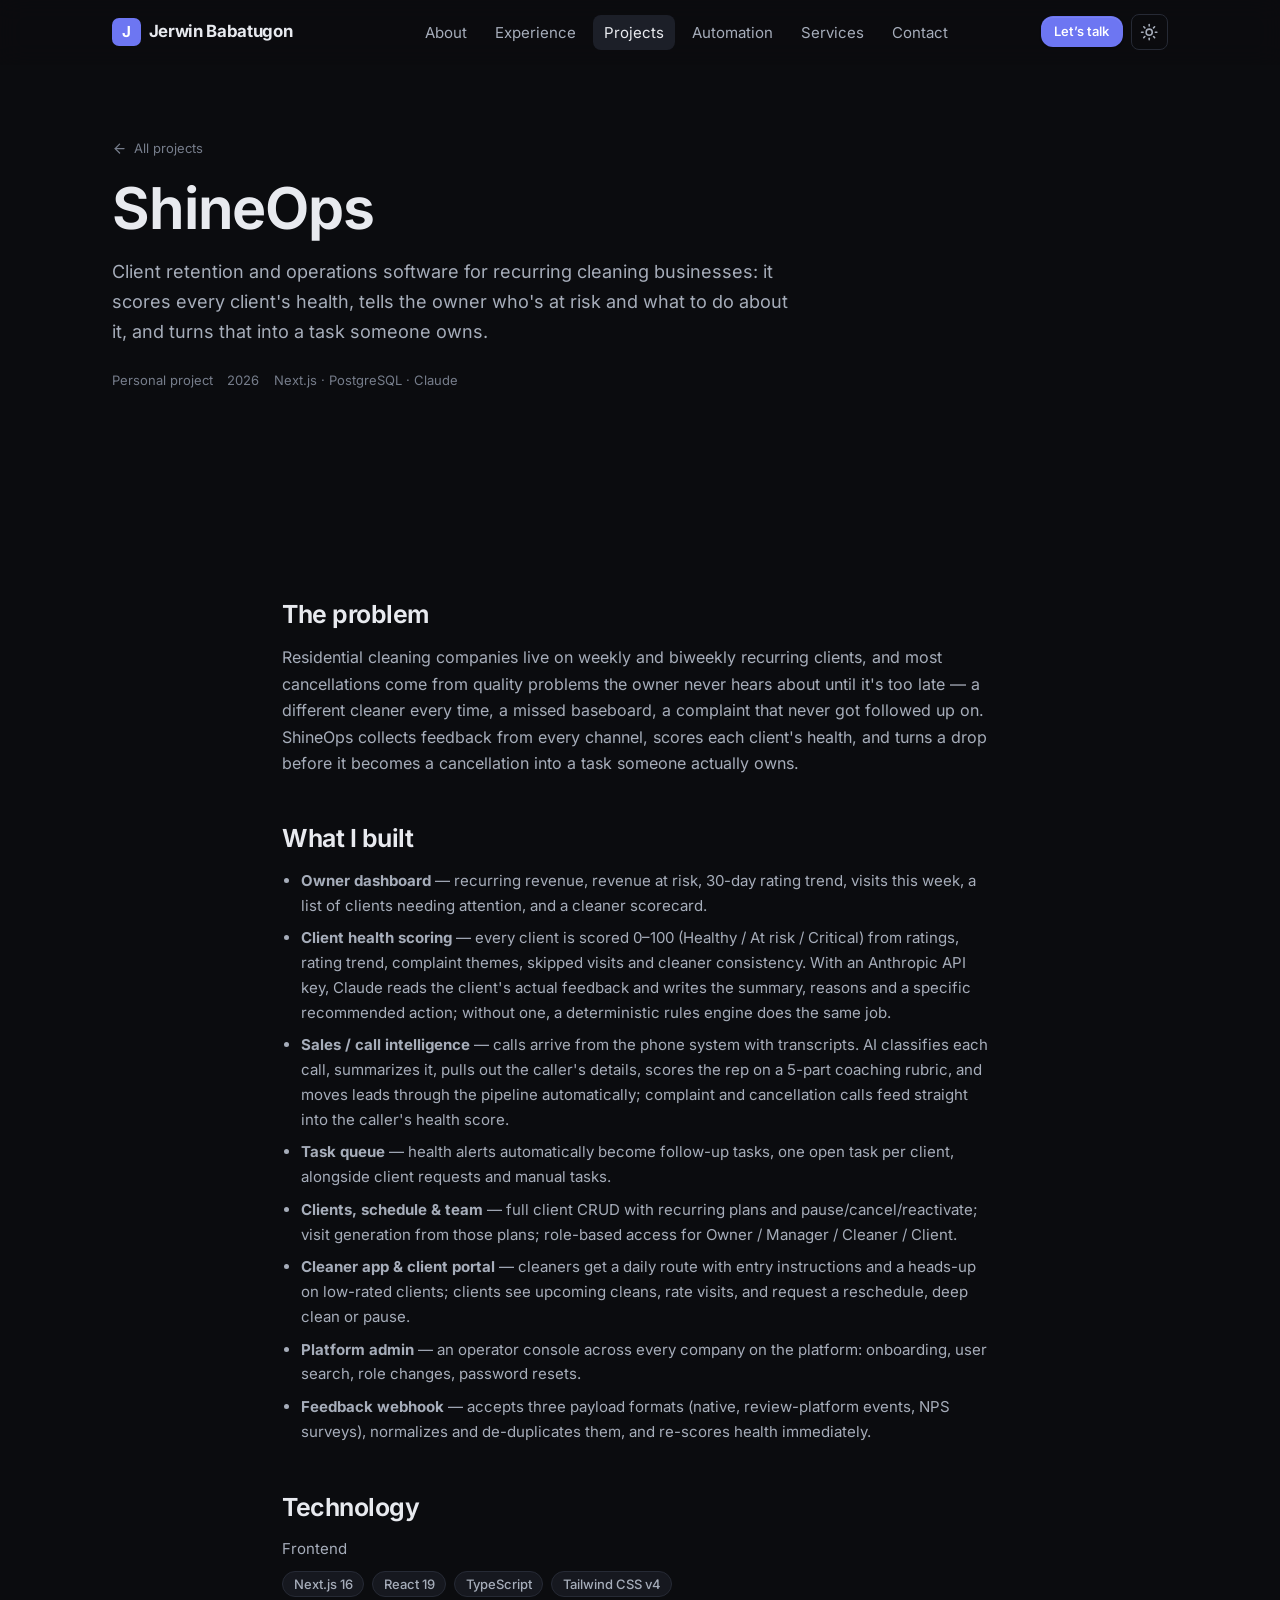
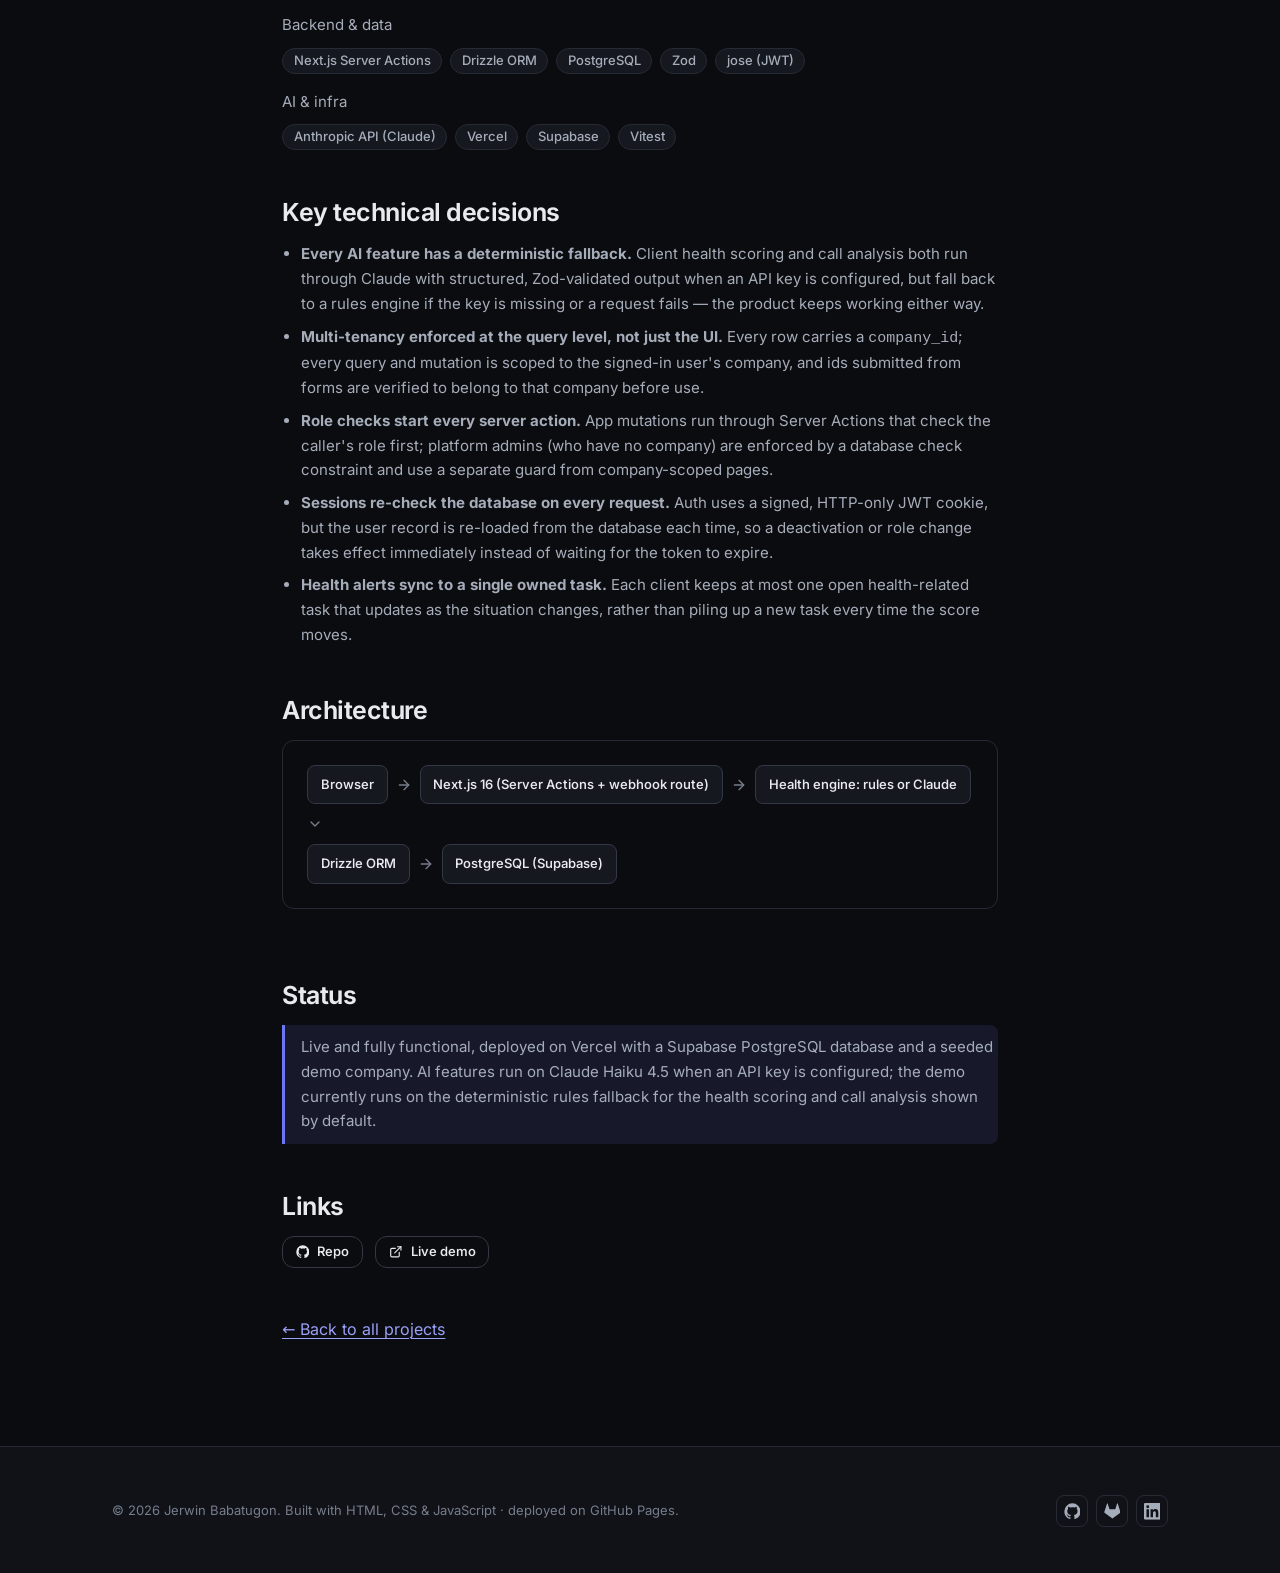
<file: public/projects/shineops/index.html>
<!DOCTYPE html>
<html lang="en" data-theme="dark">
<head>
  <meta charset="utf-8">
  <meta name="viewport" content="width=device-width, initial-scale=1">

  <title>ShineOps — Case Study — Jerwin Babatugon</title>
  <meta name="description" content="Case study: ShineOps, a full-stack SaaS for recurring cleaning businesses that scores client health with Claude, turns feedback and calls into follow-up tasks, and runs a client portal and cleaner app on Next.js, PostgreSQL and Drizzle.">
  <meta name="author" content="Jerwin Babatugon">
  <link rel="canonical" href="https://zymith123.github.io/portfolio/projects/shineops/">

  <meta name="theme-color" content="#0b0c0f">
  <meta name="color-scheme" content="dark light">
  <meta property="og:type" content="article">
  <meta property="og:title" content="ShineOps — Case Study">
  <meta property="og:description" content="Next.js + PostgreSQL + Claude &mdash; client retention and operations software for recurring cleaning businesses.">
  <meta property="og:url" content="https://zymith123.github.io/portfolio/projects/shineops/">
  <meta property="og:image" content="https://zymith123.github.io/portfolio/assets/img/og-image.jpg">
  <meta name="twitter:card" content="summary_large_image">
  <meta name="twitter:image" content="https://zymith123.github.io/portfolio/assets/img/og-image.jpg">

  <link rel="icon" href="../../assets/img/favicon.svg" type="image/svg+xml">
  <link rel="icon" href="../../assets/img/favicon-32.png" sizes="32x32">
  <link rel="apple-touch-icon" href="../../assets/img/apple-touch-icon.png">
  <link rel="manifest" href="../../site.webmanifest">

  <link rel="preload" href="../../assets/fonts/inter-variable.woff2" as="font" type="font/woff2" crossorigin>
  <link rel="stylesheet" href="../../assets/css/styles.css">

  <script>
    document.documentElement.classList.add('js');
      try {
      var t = localStorage.getItem('theme');
      document.documentElement.setAttribute('data-theme', (t === 'light' || t === 'dark') ? t : 'dark');
    } catch (e) { document.documentElement.setAttribute('data-theme', 'dark'); }
  </script>

  <script type="application/ld+json">
  {
    "@context": "https://schema.org",
    "@type": "CreativeWork",
    "name": "ShineOps",
    "about": "Full-stack SaaS for client retention and operations at recurring cleaning businesses, with AI-assisted client health scoring",
    "author": { "@type": "Person", "name": "Jerwin Babatugon" },
    "keywords": "Next.js, React, TypeScript, PostgreSQL, Drizzle ORM, Anthropic API, Claude, Tailwind CSS",
    "url": "https://zymith123.github.io/portfolio/projects/shineops/"
  }
  </script>
</head>
<body>
  <svg id="icon-sprite" style="display:none" aria-hidden="true">
    <symbol id="i-arrow-left" viewBox="0 0 24 24"><path d="m12 19-7-7 7-7"/><path d="M19 12H5"/></symbol>
    <symbol id="i-arrow-right" viewBox="0 0 24 24"><path d="M5 12h14"/><path d="m12 5 7 7-7 7"/></symbol>
    <symbol id="i-external" viewBox="0 0 24 24"><path d="M15 3h6v6"/><path d="M10 14 21 3"/><path d="M18 13v6a2 2 0 0 1-2 2H5a2 2 0 0 1-2-2V8a2 2 0 0 1 2-2h6"/></symbol>
    <symbol id="i-chevron-down" viewBox="0 0 24 24"><path d="m6 9 6 6 6-6"/></symbol>
    <symbol id="i-menu" viewBox="0 0 24 24"><line x1="4" x2="20" y1="6" y2="6"/><line x1="4" x2="20" y1="12" y2="12"/><line x1="4" x2="20" y1="18" y2="18"/></symbol>
    <symbol id="i-sun" viewBox="0 0 24 24"><circle cx="12" cy="12" r="4"/><path d="M12 2v2"/><path d="M12 20v2"/><path d="m4.93 4.93 1.41 1.41"/><path d="m17.66 17.66 1.41 1.41"/><path d="M2 12h2"/><path d="M20 12h2"/><path d="m6.34 17.66-1.41 1.41"/><path d="m19.07 4.93-1.41 1.41"/></symbol>
    <symbol id="i-moon" viewBox="0 0 24 24"><path d="M12 3a6 6 0 0 0 9 9 9 9 0 1 1-9-9Z"/></symbol>
    <symbol id="i-github" viewBox="0 0 24 24" fill="currentColor" stroke="none"><path d="M12 .5A11.5 11.5 0 0 0 .5 12a11.5 11.5 0 0 0 7.86 10.92c.575.106.785-.25.785-.556 0-.274-.01-1-.015-1.964-3.196.695-3.87-1.54-3.87-1.54-.523-1.328-1.277-1.682-1.277-1.682-1.043-.714.08-.699.08-.699 1.153.081 1.76 1.184 1.76 1.184 1.025 1.756 2.69 1.249 3.345.955.104-.742.401-1.249.729-1.536-2.552-.29-5.235-1.276-5.235-5.68 0-1.255.448-2.28 1.183-3.084-.119-.29-.513-1.459.112-3.042 0 0 .965-.309 3.163 1.178a11.02 11.02 0 0 1 2.88-.387c.977.004 1.96.132 2.88.387 2.196-1.487 3.16-1.178 3.16-1.178.626 1.583.232 2.752.114 3.042.737.804 1.182 1.829 1.182 3.084 0 4.415-2.687 5.386-5.247 5.671.413.355.78 1.056.78 2.129 0 1.537-.014 2.776-.014 3.154 0 .309.207.668.79.555A11.5 11.5 0 0 0 23.5 12 11.5 11.5 0 0 0 12 .5Z"/></symbol>
    <symbol id="i-gitlab" viewBox="0 0 24 24" fill="currentColor" stroke="none"><path d="m23.55 13.03-1.32-4.08-2.62-8.06a.45.45 0 0 0-.86 0L16.13 8.9H7.87L5.25.89a.45.45 0 0 0-.86 0L1.77 8.95.45 13.03a.9.9 0 0 0 .33 1.01L12 22.28l11.22-8.24a.9.9 0 0 0 .33-1.01"/></symbol>
    <symbol id="i-linkedin" viewBox="0 0 24 24" fill="currentColor" stroke="none"><path d="M20.45 20.45h-3.56v-5.57c0-1.33-.03-3.04-1.85-3.04-1.85 0-2.14 1.45-2.14 2.94v5.67H9.35V9h3.42v1.56h.05c.48-.9 1.64-1.85 3.37-1.85 3.6 0 4.27 2.37 4.27 5.46v6.28zM5.34 7.43a2.07 2.07 0 1 1 0-4.14 2.07 2.07 0 0 1 0 4.14zM7.12 20.45H3.55V9h3.57v11.45zM22.22 0H1.77C.79 0 0 .77 0 1.72v20.56C0 23.23.79 24 1.77 24h20.45c.98 0 1.78-.77 1.78-1.72V1.72C24 .77 23.2 0 22.22 0z"/></symbol>
  </svg>

  <a class="skip-link" href="#main">Skip to content</a>

  <header class="site-header" id="site-header">
    <div class="container site-header__inner">
      <a class="brand" href="../../" aria-label="Jerwin Babatugon — home">
        <span class="brand__mark" aria-hidden="true">J</span><span>Jerwin&nbsp;Babatugon</span>
      </a>
      <nav class="nav" id="primary-nav" aria-label="Primary">
        <ul class="nav__list">
          <li><a class="nav__link" href="../../#about">About</a></li>
          <li><a class="nav__link" href="../../#experience">Experience</a></li>
          <li><a class="nav__link" href="../../#projects" aria-current="true">Projects</a></li>
          <li><a class="nav__link" href="../../#automation">Automation</a></li>
          <li><a class="nav__link" href="../../#services">Services</a></li>
          <li><a class="nav__link" href="../../#contact">Contact</a></li>
        </ul>
        <a class="btn btn--primary btn--sm nav__cta-mobile" href="../../#contact">Let&rsquo;s talk</a>
      </nav>
      <div class="header-actions">
        <a class="btn btn--primary btn--sm nav__cta-desktop" href="../../#contact">Let&rsquo;s talk</a>
        <button class="theme-toggle" id="theme-toggle" type="button" aria-label="Switch color theme" aria-pressed="false">
          <svg class="icon icon-moon" aria-hidden="true"><use href="#i-moon"></use></svg>
          <svg class="icon icon-sun" aria-hidden="true"><use href="#i-sun"></use></svg>
        </button>
        <button class="nav-toggle" id="nav-toggle" type="button" aria-label="Open menu" aria-expanded="false" aria-controls="primary-nav">
          <svg class="icon" aria-hidden="true"><use href="#i-menu"></use></svg>
        </button>
      </div>
    </div>
  </header>

  <main id="main">
    <section class="subhero">
      <div class="container">
        <a class="subhero__back" href="../../#projects">
          <svg class="icon" aria-hidden="true"><use href="#i-arrow-left"></use></svg> All projects
        </a>
        <h1 class="subhero__title">ShineOps</h1>
        <p class="subhero__lead">
          Client retention and operations software for recurring cleaning businesses:
          it scores every client's health, tells the owner who's at risk and what to
          do about it, and turns that into a task someone owns.
        </p>
        <div class="subhero__meta">
          <span>Personal project</span>
          <span>2026</span>
          <span>Next.js &middot; PostgreSQL &middot; Claude</span>
        </div>
      </div>
    </section>

    <section class="section">
      <div class="container" style="max-width:var(--container-narrow)">
        <div class="case">

          <div class="case__block">
            <h2>The problem</h2>
            <p>
              Residential cleaning companies live on weekly and biweekly recurring
              clients, and most cancellations come from quality problems the owner
              never hears about until it's too late &mdash; a different cleaner every
              time, a missed baseboard, a complaint that never got followed up on.
              ShineOps collects feedback from every channel, scores each client's
              health, and turns a drop before it becomes a cancellation into a task
              someone actually owns.
            </p>
          </div>

          <div class="case__block">
            <h2>What I built</h2>
            <ul>
              <li><strong>Owner dashboard</strong> &mdash; recurring revenue, revenue at risk, 30-day rating trend, visits this week, a list of clients needing attention, and a cleaner scorecard.</li>
              <li><strong>Client health scoring</strong> &mdash; every client is scored 0&ndash;100 (Healthy / At risk / Critical) from ratings, rating trend, complaint themes, skipped visits and cleaner consistency. With an Anthropic API key, Claude reads the client's actual feedback and writes the summary, reasons and a specific recommended action; without one, a deterministic rules engine does the same job.</li>
              <li><strong>Sales / call intelligence</strong> &mdash; calls arrive from the phone system with transcripts. AI classifies each call, summarizes it, pulls out the caller's details, scores the rep on a 5-part coaching rubric, and moves leads through the pipeline automatically; complaint and cancellation calls feed straight into the caller's health score.</li>
              <li><strong>Task queue</strong> &mdash; health alerts automatically become follow-up tasks, one open task per client, alongside client requests and manual tasks.</li>
              <li><strong>Clients, schedule &amp; team</strong> &mdash; full client CRUD with recurring plans and pause/cancel/reactivate; visit generation from those plans; role-based access for Owner / Manager / Cleaner / Client.</li>
              <li><strong>Cleaner app &amp; client portal</strong> &mdash; cleaners get a daily route with entry instructions and a heads-up on low-rated clients; clients see upcoming cleans, rate visits, and request a reschedule, deep clean or pause.</li>
              <li><strong>Platform admin</strong> &mdash; an operator console across every company on the platform: onboarding, user search, role changes, password resets.</li>
              <li><strong>Feedback webhook</strong> &mdash; accepts three payload formats (native, review-platform events, NPS surveys), normalizes and de-duplicates them, and re-scores health immediately.</li>
            </ul>
          </div>

          <div class="case__block">
            <h2>Technology</h2>
            <p class="text-muted" style="font-size:var(--fs-sm);margin-bottom:.6rem">Frontend</p>
            <div class="chip-set">
              <span class="chip">Next.js 16</span><span class="chip">React 19</span>
              <span class="chip">TypeScript</span><span class="chip">Tailwind CSS v4</span>
            </div>
            <p class="text-muted" style="font-size:var(--fs-sm);margin:1rem 0 .6rem">Backend &amp; data</p>
            <div class="chip-set">
              <span class="chip">Next.js Server Actions</span><span class="chip">Drizzle ORM</span>
              <span class="chip">PostgreSQL</span><span class="chip">Zod</span><span class="chip">jose (JWT)</span>
            </div>
            <p class="text-muted" style="font-size:var(--fs-sm);margin:1rem 0 .6rem">AI &amp; infra</p>
            <div class="chip-set">
              <span class="chip">Anthropic API (Claude)</span><span class="chip">Vercel</span>
              <span class="chip">Supabase</span><span class="chip">Vitest</span>
            </div>
          </div>

          <div class="case__block">
            <h2>Key technical decisions</h2>
            <ul>
              <li><strong>Every AI feature has a deterministic fallback.</strong> Client health scoring and call analysis both run through Claude with structured, Zod-validated output when an API key is configured, but fall back to a rules engine if the key is missing or a request fails &mdash; the product keeps working either way.</li>
              <li><strong>Multi-tenancy enforced at the query level, not just the UI.</strong> Every row carries a <code>company_id</code>; every query and mutation is scoped to the signed-in user's company, and ids submitted from forms are verified to belong to that company before use.</li>
              <li><strong>Role checks start every server action.</strong> App mutations run through Server Actions that check the caller's role first; platform admins (who have no company) are enforced by a database check constraint and use a separate guard from company-scoped pages.</li>
              <li><strong>Sessions re-check the database on every request.</strong> Auth uses a signed, HTTP-only JWT cookie, but the user record is re-loaded from the database each time, so a deactivation or role change takes effect immediately instead of waiting for the token to expire.</li>
              <li><strong>Health alerts sync to a single owned task.</strong> Each client keeps at most one open health-related task that updates as the situation changes, rather than piling up a new task every time the score moves.</li>
            </ul>
          </div>

          <div class="case__block">
            <h2>Architecture</h2>
            <div class="featured__diagram" role="img" aria-label="Browser talks to a Next.js 16 app using React Server Components; server actions and a webhook route handler call a health-scoring library that uses either a rules engine or Claude, backed by Drizzle ORM over a PostgreSQL database hosted on Supabase, deployed on Vercel.">
              <div class="pipeline">
                <div class="pipeline__row">
                  <span class="pipeline__node">Browser</span>
                  <svg class="icon pipeline__arrow" aria-hidden="true"><use href="#i-arrow-right"></use></svg>
                  <span class="pipeline__node">Next.js 16 (Server Actions + webhook route)</span>
                  <svg class="icon pipeline__arrow" aria-hidden="true"><use href="#i-arrow-right"></use></svg>
                  <span class="pipeline__node">Health engine: rules or Claude</span>
                </div>
                <div class="pipeline__row">
                  <svg class="icon pipeline__arrow" aria-hidden="true"><use href="#i-chevron-down"></use></svg>
                </div>
                <div class="pipeline__row">
                  <span class="pipeline__node">Drizzle ORM</span>
                  <svg class="icon pipeline__arrow" aria-hidden="true"><use href="#i-arrow-right"></use></svg>
                  <span class="pipeline__node">PostgreSQL (Supabase)</span>
                </div>
              </div>
            </div>
          </div>

          <div class="case__block">
            <h2>Status</h2>
            <p class="note">
              Live and fully functional, deployed on Vercel with a Supabase
              PostgreSQL database and a seeded demo company. AI features run on
              Claude Haiku 4.5 when an API key is configured; the demo currently
              runs on the deterministic rules fallback for the health scoring and
              call analysis shown by default.
            </p>
          </div>

          <div class="case__block">
            <h2>Links</h2>
            <div class="case__links">
              <a class="btn btn--secondary btn--sm" href="https://github.com/zymith123/shineops" target="_blank" rel="noopener">
                <svg class="icon btn__icon" aria-hidden="true"><use href="#i-github"></use></svg> Repo
              </a>
              <a class="btn btn--secondary btn--sm" href="https://shineops-ten.vercel.app/" target="_blank" rel="noopener">
                <svg class="icon btn__icon" aria-hidden="true"><use href="#i-external"></use></svg> Live demo
              </a>
            </div>
          </div>

          <p><a class="inline-link" href="../../#projects">&larr; Back to all projects</a></p>
        </div>
      </div>
    </section>
  </main>

  <footer class="site-footer">
    <div class="container">
      <div class="site-footer__bottom" style="border:0;margin:0;padding:0">
        <p>&copy; <span id="year">2026</span> Jerwin Babatugon. Built with HTML, CSS &amp; JavaScript &middot; deployed on GitHub Pages.</p>
        <div class="site-footer__socials">
          <a href="https://github.com/zymith123" target="_blank" rel="noopener" aria-label="GitHub"><svg class="icon" aria-hidden="true"><use href="#i-github"></use></svg></a>
          <a href="https://gitlab.com/zymith1234" target="_blank" rel="noopener" aria-label="GitLab"><svg class="icon" aria-hidden="true"><use href="#i-gitlab"></use></svg></a>
          <a href="https://www.linkedin.com/in/jerwin-babatugon" target="_blank" rel="noopener" aria-label="LinkedIn"><svg class="icon" aria-hidden="true"><use href="#i-linkedin"></use></svg></a>
        </div>
      </div>
    </div>
  </footer>

  <script src="../../assets/js/main.js" defer></script>
</body>
</html>
</file>
<file: public/assets/css/styles.css>
/* =============================================================================
   Jerwin Babatugon — Portfolio
   Single stylesheet. Layers: reset → tokens → base → layout → components →
   sections → utilities → motion/print.
   ========================================================================== */

/* ============================ 0. FONT =================================== */
/* Inter (variable, Latin subset) — SIL Open Font License 1.1. See assets/fonts/OFL.txt */
@font-face {
  font-family: "Inter";
  font-style: normal;
  font-display: swap;
  font-weight: 100 900;
  src: url("../fonts/inter-variable.woff2") format("woff2");
}

/* ============================ 1. RESET ==================================== */
*, *::before, *::after { box-sizing: border-box; }
* { margin: 0; }
html { -webkit-text-size-adjust: 100%; text-size-adjust: 100%; }
body { -webkit-font-smoothing: antialiased; -moz-osx-font-smoothing: grayscale; }
img, picture, svg, video, canvas { display: block; max-width: 100%; height: auto; }
input, button, textarea, select { font: inherit; color: inherit; }
button { background: none; border: 0; cursor: pointer; }
a { color: inherit; text-decoration: none; }
ul[role="list"], ol[role="list"] { list-style: none; padding: 0; }
:target { scroll-margin-top: calc(var(--header-h) + 1.5rem); }

/* ============================ 2. TOKENS ================================== */
:root {
  color-scheme: dark light;

  /* neutrals — dark baseline */
  --bg:            #0b0c0f;
  --bg-subtle:     #101218;
  --surface:       #16181f;
  --surface-2:     #1c1f28;
  --border:        #262a35;
  --border-strong: #333846;

  --text:       #e8eaef;
  --text-muted: #a6adba;
  --text-faint: #767d8b;

  --link:        #9aa0f7;
  --link-hover:  #b9bdfa;

  /* accent — Iris indigo */
  --accent:          #6d76f2;
  --accent-hover:    #838bf5;
  --accent-press:    #5b63e0;
  --accent-contrast: #ffffff;
  --accent-subtle:   rgba(109, 118, 242, 0.12);
  --accent-line:     rgba(109, 118, 242, 0.32);
  --focus-ring:      rgba(131, 139, 245, 0.60);

  /* status */
  --ok:       #46b06a;
  --dev:      #d8a531;
  --dev-bg:   rgba(216, 165, 49, 0.13);
  --info:     #5aa2f2;

  /* typography */
  --font-sans: "Inter", "Inter var", system-ui, -apple-system, "Segoe UI",
               Roboto, "Helvetica Neue", Arial, sans-serif;
  --font-mono: ui-monospace, SFMono-Regular, "SF Mono", Menlo, Consolas,
               "Liberation Mono", monospace;

  --fs-hero: clamp(2.35rem, 1.7rem + 3vw, 3.6rem);
  --fs-h2:   clamp(1.8rem, 1.45rem + 1.7vw, 2.5rem);
  --fs-h3:   clamp(1.3rem, 1.18rem + 0.6vw, 1.55rem);
  --fs-lg:   1.125rem;
  --fs-base: 1rem;
  --fs-sm:   0.9375rem;
  --fs-xs:   0.8125rem;

  --lh-tight: 1.15;
  --lh-snug:  1.35;
  --lh-body:  1.65;
  --tracking-tight: -0.02em;

  /* spacing — 4pt base */
  --s-1: 0.25rem; --s-2: 0.5rem;  --s-3: 0.75rem; --s-4: 1rem;
  --s-5: 1.5rem;  --s-6: 2rem;    --s-7: 3rem;    --s-8: 4rem;
  --s-9: 6rem;    --s-10: 8rem;

  /* shape */
  --radius-sm: 8px;
  --radius:    12px;
  --radius-lg: 18px;
  --radius-pill: 999px;

  /* elevation */
  --shadow-sm: 0 1px 2px rgba(0, 0, 0, 0.30);
  --shadow-md: 0 10px 30px -12px rgba(0, 0, 0, 0.50);
  --shadow-lg: 0 24px 60px -20px rgba(0, 0, 0, 0.55);

  /* layout */
  --container: 1120px;
  --container-narrow: 780px;
  --header-h: 64px;
  --section-y: clamp(3.5rem, 2rem + 7vw, 6.5rem);

  --transition: 180ms ease;

  --z-header: 100;
  --z-menu:   200;
  --z-skip:   300;
}

/* light theme — explicit choice */
:root[data-theme="light"] {
  --bg:            #ffffff;
  --bg-subtle:     #f6f7f9;
  --surface:       #ffffff;
  --surface-2:     #f1f3f6;
  --border:        #e3e6eb;
  --border-strong: #d0d5dd;

  --text:       #1a1d24;
  --text-muted: #515863;
  --text-faint: #7b828d;

  --link:       #4a42d4;
  --link-hover: #372fc0;

  --accent:        #4f47d6;
  --accent-hover:  #423ac7;
  --accent-press:  #372fb4;
  --accent-subtle: rgba(79, 71, 214, 0.10);
  --accent-line:   rgba(79, 71, 214, 0.28);
  --focus-ring:    rgba(79, 71, 214, 0.55);

  --dev:    #9a6b12;
  --dev-bg: rgba(216, 165, 49, 0.16);

  --shadow-sm: 0 1px 2px rgba(20, 23, 31, 0.08);
  --shadow-md: 0 10px 30px -14px rgba(20, 23, 31, 0.18);
  --shadow-lg: 0 24px 60px -24px rgba(20, 23, 31, 0.20);
}

/* light theme — system default (only when user hasn't forced dark) */
@media (prefers-color-scheme: light) {
  :root:not([data-theme="dark"]) {
    --bg:            #ffffff;
    --bg-subtle:     #f6f7f9;
    --surface:       #ffffff;
    --surface-2:     #f1f3f6;
    --border:        #e3e6eb;
    --border-strong: #d0d5dd;

    --text:       #1a1d24;
    --text-muted: #515863;
    --text-faint: #7b828d;

    --link:       #4a42d4;
    --link-hover: #372fc0;

    --accent:        #4f47d6;
    --accent-hover:  #423ac7;
    --accent-press:  #372fb4;
    --accent-subtle: rgba(79, 71, 214, 0.10);
    --accent-line:   rgba(79, 71, 214, 0.28);
    --focus-ring:    rgba(79, 71, 214, 0.55);

    --dev:    #9a6b12;
    --dev-bg: rgba(216, 165, 49, 0.16);

    --shadow-sm: 0 1px 2px rgba(20, 23, 31, 0.08);
    --shadow-md: 0 10px 30px -14px rgba(20, 23, 31, 0.18);
    --shadow-lg: 0 24px 60px -24px rgba(20, 23, 31, 0.20);
  }
}

/* ============================ 3. BASE =================================== */
html { scroll-behavior: smooth; }
@media (prefers-reduced-motion: reduce) { html { scroll-behavior: auto; } }

body {
  background-color: var(--bg);
  color: var(--text);
  font-family: var(--font-sans);
  font-size: var(--fs-base);
  line-height: var(--lh-body);
  font-feature-settings: "cv05" 1, "cv08" 1, "ss03" 1;
  overflow-x: hidden;
}

h1, h2, h3, h4 {
  color: var(--text);
  line-height: var(--lh-tight);
  letter-spacing: var(--tracking-tight);
  font-weight: 650;
  text-wrap: balance;
}

p { text-wrap: pretty; }

a.inline-link {
  color: var(--link);
  text-decoration: underline;
  text-underline-offset: 3px;
  text-decoration-thickness: 1px;
  transition: color var(--transition);
}
a.inline-link:hover { color: var(--link-hover); }

::selection { background: var(--accent); color: var(--accent-contrast); }

/* icon system — sprite is inlined in <body> on each page (see #icon-sprite);
   use: <svg class="icon"><use href="#i-name"></use></svg> — works under file:// too */
.icon {
  width: 1em; height: 1em;
  flex: none;
  fill: none;
  stroke: currentColor;
  stroke-width: 2;
  stroke-linecap: round;
  stroke-linejoin: round;
  vertical-align: middle;
}

:focus-visible {
  outline: 2px solid var(--accent);
  outline-offset: 2px;
  border-radius: 4px;
}

/* custom scrollbar (progressive) */
* { scrollbar-width: thin; scrollbar-color: var(--border-strong) transparent; }
*::-webkit-scrollbar { width: 10px; height: 10px; }
*::-webkit-scrollbar-thumb {
  background: var(--border-strong);
  border-radius: var(--radius-pill);
  border: 3px solid var(--bg);
}

/* ============================ 4. LAYOUT ================================= */
.container {
  width: 100%;
  max-width: var(--container);
  margin-inline: auto;
  padding-inline: clamp(1.1rem, 0.6rem + 2.5vw, 2rem);
}

.section { padding-block: var(--section-y); }
.section--tint { background: var(--bg-subtle); }
.section--border { border-block: 1px solid var(--border); }

.section__head {
  max-width: 46rem;
  margin-bottom: clamp(2rem, 1rem + 4vw, 3.5rem);
}
.section__head--center { margin-inline: auto; text-align: center; }

.section__eyebrow {
  display: inline-block;
  font-size: var(--fs-xs);
  font-weight: 600;
  letter-spacing: 0.08em;
  text-transform: uppercase;
  color: var(--accent);
  margin-bottom: var(--s-3);
}
.section__title { font-size: var(--fs-h2); }
.section__subtitle {
  margin-top: var(--s-4);
  font-size: var(--fs-lg);
  color: var(--text-muted);
  line-height: var(--lh-snug);
}

.grid { display: grid; gap: var(--s-5); }
.stack > * + * { margin-top: var(--s-4); }

/* ============================ 5. COMPONENTS ============================ */

/* --- buttons --- */
.btn {
  --_bg: var(--surface-2);
  --_fg: var(--text);
  --_bd: var(--border-strong);
  display: inline-flex;
  align-items: center;
  gap: var(--s-2);
  padding: 0.72rem 1.15rem;
  border-radius: var(--radius);
  border: 1px solid var(--_bd);
  background: var(--_bg);
  color: var(--_fg);
  font-size: var(--fs-sm);
  font-weight: 560;
  line-height: 1;
  white-space: nowrap;
  transition: transform var(--transition), background var(--transition),
              border-color var(--transition), box-shadow var(--transition);
}
.btn:hover { transform: translateY(-1px); }
.btn:active { transform: translateY(0); }
.btn .btn__icon { width: 1.05em; height: 1.05em; flex: none; }

.btn--primary {
  --_bg: var(--accent);
  --_fg: var(--accent-contrast);
  --_bd: transparent;
  box-shadow: 0 1px 0 rgba(255,255,255,0.08) inset, var(--shadow-sm);
}
.btn--primary:hover { --_bg: var(--accent-hover); }
.btn--primary:active { --_bg: var(--accent-press); }

.btn--secondary { --_bg: transparent; --_bd: var(--border-strong); }
.btn--secondary:hover { --_bd: var(--accent); background: var(--accent-subtle); }

.btn--ghost { --_bg: transparent; --_bd: transparent; padding-inline: 0.5rem; }
.btn--ghost:hover { color: var(--accent); }

.btn--sm { padding: 0.5rem 0.8rem; font-size: var(--fs-xs); }
.btn--block { width: 100%; justify-content: center; }

/* --- link row (social / resume) --- */
.link-row { display: flex; flex-wrap: wrap; gap: var(--s-2); align-items: center; }
.link-row a {
  display: inline-flex;
  align-items: center;
  gap: var(--s-2);
  padding: 0.45rem 0.7rem;
  border-radius: var(--radius-sm);
  border: 1px solid var(--border);
  font-size: var(--fs-xs);
  color: var(--text-muted);
  transition: color var(--transition), border-color var(--transition), background var(--transition);
}
.link-row a:hover { color: var(--text); border-color: var(--border-strong); background: var(--surface-2); }
.link-row svg { width: 1.05rem; height: 1.05rem; }

/* --- chips / tags --- */
.chip {
  display: inline-flex;
  align-items: center;
  gap: 0.4rem;
  padding: 0.34rem 0.66rem;
  border-radius: var(--radius-pill);
  border: 1px solid var(--border);
  background: var(--surface);
  color: var(--text-muted);
  font-size: var(--fs-xs);
  font-weight: 500;
  line-height: 1;
}
.chip--accent { border-color: var(--accent-line); color: var(--text); background: var(--accent-subtle); }

.chip-set { display: flex; flex-wrap: wrap; gap: 0.5rem; }

/* --- badge --- */
.badge {
  display: inline-flex;
  align-items: center;
  gap: 0.4rem;
  padding: 0.32rem 0.6rem;
  border-radius: var(--radius-pill);
  font-size: var(--fs-xs);
  font-weight: 600;
  letter-spacing: 0.01em;
}
.badge--dev { background: var(--dev-bg); color: var(--dev); border: 1px solid color-mix(in srgb, var(--dev) 40%, transparent); }
.badge--live { background: color-mix(in srgb, var(--ok) 14%, transparent); color: var(--ok); border: 1px solid color-mix(in srgb, var(--ok) 40%, transparent); }
.badge--live::before { content: ""; width: 0.5rem; height: 0.5rem; border-radius: 50%; background: var(--ok); }
.badge--dev::before {
  content: ""; width: 0.5rem; height: 0.5rem; border-radius: 50%;
  background: var(--dev);
}

/* --- card --- */
.card {
  background: var(--surface);
  border: 1px solid var(--border);
  border-radius: var(--radius-lg);
  padding: var(--s-5);
  transition: border-color var(--transition), transform var(--transition), box-shadow var(--transition);
}
.card--link:hover {
  border-color: var(--border-strong);
  transform: translateY(-3px);
  box-shadow: var(--shadow-md);
}
.card__title { font-size: var(--fs-h3); margin-bottom: var(--s-3); }
.card__text { color: var(--text-muted); font-size: var(--fs-sm); }
.card__icon {
  display: grid; place-items: center;
  width: 2.6rem; height: 2.6rem;
  border-radius: var(--radius);
  background: var(--accent-subtle);
  color: var(--accent);
  margin-bottom: var(--s-4);
}
.card__icon svg { width: 1.35rem; height: 1.35rem; }

/* --- timeline --- */
.timeline { position: relative; display: grid; gap: var(--s-6); }
.timeline::before {
  content: "";
  position: absolute;
  left: 7px; top: 6px; bottom: 6px;
  width: 2px;
  background: var(--border);
}
.timeline__item { position: relative; padding-left: 2.25rem; }
.timeline__item::before {
  content: "";
  position: absolute;
  left: 0; top: 5px;
  width: 16px; height: 16px;
  border-radius: 50%;
  background: var(--surface);
  border: 2px solid var(--border-strong);
}
.timeline__item--current::before { background: var(--accent); border-color: var(--accent); }
.timeline__role { font-size: var(--fs-h3); }
.timeline__org { color: var(--text); font-weight: 560; }
.timeline__meta {
  display: flex; flex-wrap: wrap; gap: 0.35rem 0.9rem;
  color: var(--text-faint);
  font-size: var(--fs-xs);
  margin: 0.35rem 0 0.9rem;
}
.timeline__list { color: var(--text-muted); font-size: var(--fs-sm); padding-left: 1.1rem; }
.timeline__list li { margin-bottom: 0.4rem; }
.timeline__list li::marker { color: var(--text-faint); }
.timeline__tags { margin-top: var(--s-4); }

/* --- skills groups --- */
.skill-groups { display: grid; gap: var(--s-5); grid-template-columns: repeat(auto-fit, minmax(260px, 1fr)); }
.skill-group { background: var(--surface); border: 1px solid var(--border); border-radius: var(--radius-lg); padding: var(--s-5); }
.skill-group__label {
  display: flex; align-items: center; gap: var(--s-3);
  font-size: var(--fs-sm); font-weight: 620; color: var(--text);
  margin-bottom: var(--s-4);
}
.skill-group__label svg { width: 1.15rem; height: 1.15rem; color: var(--accent); }
.skill-note { margin-top: var(--s-5); color: var(--text-faint); font-size: var(--fs-xs); }

/* --- tech chips (icon + label), with a staggered reveal and a hover "wake up" --- */
.tech-chip {
  display: inline-flex;
  align-items: center;
  gap: 0.45rem;
  padding: 0.35rem 0.7rem 0.35rem 0.4rem;
  border-radius: var(--radius-pill);
  border: 1px solid var(--border);
  background: var(--surface);
  color: var(--text-muted);
  font-size: var(--fs-xs);
  font-weight: 520;
  line-height: 1;
  transition: transform 220ms cubic-bezier(.16,1,.3,1), border-color 220ms ease,
              background 220ms ease, color 220ms ease, box-shadow 220ms ease;
}
.tech-chip__icon {
  display: grid;
  place-items: center;
  width: 1.5rem;
  height: 1.5rem;
  flex: none;
  padding: 2px;
  border-radius: 7px;
  background: var(--surface-2);
  border: 1px solid var(--border);
  color: var(--text-faint);
}
.tech-chip__icon svg {
  width: 100%;
  height: 100%;
  transition: transform 320ms cubic-bezier(.34,1.56,.64,1), filter 260ms ease;
}
.tech-chip:hover,
.tech-chip:focus-within {
  transform: translateY(-3px);
  border-color: var(--accent-line);
  background: var(--surface-2);
  color: var(--text);
  box-shadow: var(--shadow-sm);
}
.tech-chip:hover .tech-chip__icon,
.tech-chip:focus-within .tech-chip__icon {
  border-color: var(--accent-line);
  background: var(--bg);
}
.tech-chip:hover .tech-chip__icon svg,
.tech-chip:focus-within .tech-chip__icon svg {
  transform: scale(1.18) rotate(-6deg);
  filter: drop-shadow(0 2px 6px rgba(0,0,0,.35));
}

/* staggered pop-in, once the parent .skill-group has been revealed.
   --stagger is set per position below; it's read inside the higher-specificity
   rule so the `animation` shorthand there can't silently reset the delay to 0. */
:root.js .tech-chip { opacity: 0; transform: translateY(10px) scale(.94); }
@keyframes tech-chip-in { to { opacity: 1; transform: none; } }
:root.js .skill-group.is-visible .tech-chip {
  animation: tech-chip-in 460ms cubic-bezier(.16,1,.3,1) both;
  animation-delay: calc(var(--stagger, 0) * 35ms);
}
.chip-set .tech-chip:nth-child(1)  { --stagger: 0; }
.chip-set .tech-chip:nth-child(2)  { --stagger: 1; }
.chip-set .tech-chip:nth-child(3)  { --stagger: 2; }
.chip-set .tech-chip:nth-child(4)  { --stagger: 3; }
.chip-set .tech-chip:nth-child(5)  { --stagger: 4; }
.chip-set .tech-chip:nth-child(6)  { --stagger: 5; }
.chip-set .tech-chip:nth-child(7)  { --stagger: 6; }
.chip-set .tech-chip:nth-child(8)  { --stagger: 7; }
.chip-set .tech-chip:nth-child(9)  { --stagger: 8; }
.chip-set .tech-chip:nth-child(10) { --stagger: 9; }
.chip-set .tech-chip:nth-child(11) { --stagger: 10; }

/* --- stepper (process) --- */
.stepper { display: grid; gap: var(--s-4); grid-template-columns: repeat(auto-fit, minmax(200px, 1fr)); counter-reset: step; list-style: none; padding-left: 0; }
.step {
  position: relative;
  padding: var(--s-5) var(--s-4) var(--s-4);
  border: 1px solid var(--border);
  border-radius: var(--radius);
  background: var(--surface);
}
.step::before {
  counter-increment: step;
  content: counter(step);
  position: absolute; top: -0.9rem; left: var(--s-4);
  display: grid; place-items: center;
  width: 1.8rem; height: 1.8rem;
  font-size: var(--fs-xs); font-weight: 700;
  color: var(--accent-contrast); background: var(--accent);
  border-radius: 50%;
}
.step__name { font-weight: 620; font-size: var(--fs-sm); margin-bottom: 0.3rem; }
.step__text { color: var(--text-muted); font-size: var(--fs-xs); }

/* --- pipeline (featured project) --- */
.pipeline { display: grid; gap: var(--s-3); }
.pipeline__row { display: flex; flex-wrap: wrap; gap: var(--s-2); align-items: center; }
.pipeline__node {
  display: inline-flex; align-items: center; gap: 0.45rem;
  padding: 0.5rem 0.8rem;
  border-radius: var(--radius-sm);
  border: 1px solid var(--border-strong);
  background: var(--surface);
  font-size: var(--fs-xs); font-weight: 550;
}
.pipeline__node--built { border-color: var(--accent); background: var(--accent-subtle); color: var(--text); }
.pipeline__node--planned { border-style: dashed; color: var(--text-faint); }
.pipeline__arrow { color: var(--text-faint); flex: none; }
.pipeline__legend { display: flex; gap: var(--s-4); flex-wrap: wrap; font-size: var(--fs-xs); color: var(--text-faint); margin-top: var(--s-3); }
.pipeline__legend span { display: inline-flex; align-items: center; gap: 0.4rem; }
.pipeline__swatch { width: 0.9rem; height: 0.9rem; border-radius: 3px; border: 1px solid var(--border-strong); }
.pipeline__swatch--built { background: var(--accent-subtle); border-color: var(--accent); }
.pipeline__swatch--planned { border-style: dashed; }

.status-cols { display: grid; gap: var(--s-4); grid-template-columns: repeat(auto-fit, minmax(220px, 1fr)); margin-top: var(--s-6); }
.status-col { border: 1px solid var(--border); border-radius: var(--radius); padding: var(--s-4); background: var(--surface); }
.status-col h4 { font-size: var(--fs-sm); margin-bottom: var(--s-3); display: flex; align-items: center; gap: 0.5rem; }
.status-col--built h4::before,
.status-col--progress h4::before,
.status-col--planned h4::before { content: ""; width: 0.6rem; height: 0.6rem; border-radius: 50%; }
.status-col--built h4::before { background: var(--ok); }
.status-col--progress h4::before { background: var(--dev); }
.status-col--planned h4::before { background: var(--text-faint); }
.status-col ul { list-style: none; display: grid; gap: 0.5rem; }
.status-col li { color: var(--text-muted); font-size: var(--fs-xs); padding-left: 1rem; position: relative; }
.status-col li::before { content: "–"; position: absolute; left: 0; color: var(--text-faint); }

/* --- gallery (scroll-snap, no JS lib) --- */
.gallery { position: relative; }
.gallery__track {
  display: flex; gap: var(--s-4);
  overflow-x: auto;
  scroll-snap-type: x mandatory;
  padding-bottom: var(--s-3);
  scrollbar-width: none;
}
.gallery__track::-webkit-scrollbar { display: none; }
.gallery__track > figure {
  flex: 0 0 min(100%, 640px);
  scroll-snap-align: start;
}
.gallery__track img {
  width: 100%; border-radius: var(--radius);
  border: 1px solid var(--border);
  background: var(--surface-2);
}
.gallery__track figcaption { margin-top: var(--s-2); font-size: var(--fs-xs); color: var(--text-faint); }
.gallery__nav { display: flex; gap: var(--s-2); margin-top: var(--s-3); }
.gallery__nav button {
  display: grid; place-items: center;
  width: 2.2rem; height: 2.2rem;
  border-radius: var(--radius-sm);
  border: 1px solid var(--border-strong);
  color: var(--text-muted);
  transition: color var(--transition), border-color var(--transition);
}
.gallery__nav button:hover { color: var(--text); border-color: var(--accent); }
.gallery__nav svg { width: 1.1rem; height: 1.1rem; }

/* --- form --- */
.field { display: grid; gap: 0.4rem; }
.field__label { font-size: var(--fs-xs); font-weight: 600; color: var(--text-muted); }
.field__input {
  width: 100%;
  padding: 0.7rem 0.85rem;
  border-radius: var(--radius-sm);
  border: 1px solid var(--border-strong);
  background: var(--surface);
  color: var(--text);
  transition: border-color var(--transition), box-shadow var(--transition);
}
.field__input::placeholder { color: var(--text-faint); }
.field__input:focus-visible {
  outline: none;
  border-color: var(--accent);
  box-shadow: 0 0 0 3px var(--focus-ring);
}
.field__input[aria-invalid="true"] { border-color: #d9534f; }
.field__error { font-size: var(--fs-xs); color: #e06b67; min-height: 1em; }
.form-row { display: grid; gap: var(--s-4); }
@media (min-width: 620px) { .form-row--2 { grid-template-columns: 1fr 1fr; } }
.form-status {
  font-size: var(--fs-sm);
  padding: 0.75rem 1rem;
  border-radius: var(--radius-sm);
  border: 1px solid var(--border);
}
.form-status[data-state="ok"] { color: var(--ok); border-color: color-mix(in srgb, var(--ok) 40%, transparent); background: color-mix(in srgb, var(--ok) 10%, transparent); }
.form-status[data-state="error"] { color: #e06b67; border-color: rgba(224,107,103,0.4); background: rgba(224,107,103,0.08); }
.hp-field { position: absolute; left: -9999px; width: 1px; height: 1px; overflow: hidden; }

/* ============================ 6. SITE CHROME ========================== */

.skip-link {
  position: fixed; top: 0.5rem; left: 0.5rem;
  z-index: var(--z-skip);
  padding: 0.6rem 1rem;
  background: var(--accent); color: var(--accent-contrast);
  border-radius: var(--radius-sm);
  transform: translateY(-160%);
  transition: transform var(--transition);
}
.skip-link:focus { transform: translateY(0); }

.site-header {
  position: sticky; top: 0;
  z-index: var(--z-header);
  background: color-mix(in srgb, var(--bg) 82%, transparent);
  backdrop-filter: blur(12px);
  -webkit-backdrop-filter: blur(12px);
  border-bottom: 1px solid transparent;
  transition: border-color var(--transition), background var(--transition);
}
.site-header[data-scrolled="true"] {
  border-bottom-color: var(--border);
  background: color-mix(in srgb, var(--bg) 92%, transparent);
}
.site-header__inner {
  height: var(--header-h);
  display: flex; align-items: center; justify-content: space-between;
  gap: var(--s-4);
}
.brand {
  font-weight: 700; font-size: 1.05rem; letter-spacing: -0.02em;
  display: inline-flex; align-items: center; gap: 0.5rem;
}
.brand__mark {
  display: grid; place-items: center;
  width: 1.8rem; height: 1.8rem;
  border-radius: 7px;
  background: var(--accent); color: var(--accent-contrast);
  font-size: 0.95rem;
}

.nav { display: flex; align-items: center; gap: var(--s-2); }
.nav__list { display: flex; align-items: center; gap: 0.35rem; list-style: none; }
.nav__link {
  padding: 0.5rem 0.7rem;
  border-radius: var(--radius-sm);
  font-size: var(--fs-sm);
  color: var(--text-muted);
  transition: color var(--transition), background var(--transition);
}
.nav__link:hover { color: var(--text); }
.nav__link[aria-current="true"] { color: var(--text); background: var(--surface-2); }

.header-actions { display: flex; align-items: center; gap: var(--s-2); }

.theme-toggle {
  display: grid; place-items: center;
  width: 2.3rem; height: 2.3rem;
  border-radius: var(--radius-sm);
  border: 1px solid var(--border);
  color: var(--text-muted);
  transition: color var(--transition), border-color var(--transition);
}
.theme-toggle:hover { color: var(--text); border-color: var(--border-strong); }
.theme-toggle svg { width: 1.15rem; height: 1.15rem; }
.theme-toggle .icon-sun { display: none; }
:root[data-theme="dark"] .theme-toggle .icon-sun { display: block; }
:root[data-theme="dark"] .theme-toggle .icon-moon { display: none; }
@media (prefers-color-scheme: dark) {
  :root:not([data-theme="light"]) .theme-toggle .icon-sun { display: block; }
  :root:not([data-theme="light"]) .theme-toggle .icon-moon { display: none; }
}

.nav-toggle { display: none; width: 2.3rem; height: 2.3rem; place-items: center; border: 1px solid var(--border); border-radius: var(--radius-sm); color: var(--text-muted); }
.nav-toggle svg { width: 1.3rem; height: 1.3rem; }

@media (max-width: 860px) {
  .nav-toggle { display: grid; }
  .nav {
    position: fixed;
    inset: var(--header-h) 0 auto 0;
    flex-direction: column;
    align-items: stretch;
    gap: var(--s-4);
    padding: var(--s-5);
    background: var(--bg);
    border-bottom: 1px solid var(--border);
    box-shadow: var(--shadow-lg);
    transform: translateY(-120%);
    transition: transform 220ms ease;
    z-index: var(--z-menu);
  }
  .nav[data-open="true"] { transform: translateY(0); }
  .nav__list { flex-direction: column; align-items: stretch; gap: 0.15rem; }
  .nav__link { padding: 0.8rem 0.7rem; font-size: var(--fs-base); }
  .nav .btn { justify-content: center; }
  .nav__cta-desktop { display: none; }
}
@media (min-width: 861px) {
  .nav__cta-mobile { display: none; }
}

/* ============================ 7. SECTIONS ============================= */

/* --- hero --- */
.hero { padding-block: clamp(3rem, 1.5rem + 8vw, 6.5rem) var(--section-y); position: relative; }
.hero::before {
  content: "";
  position: absolute; inset: 0;
  background:
    radial-gradient(60ch 40ch at 15% -10%, var(--accent-subtle), transparent 70%);
  pointer-events: none;
}
.hero__grid {
  position: relative;
  display: grid;
  gap: clamp(2rem, 1rem + 5vw, 4rem);
  align-items: center;
}
@media (min-width: 900px) {
  .hero__grid { grid-template-columns: 1.35fr 0.9fr; }
}
.hero__status {
  display: inline-flex; align-items: center; gap: 0.5rem;
  padding: 0.4rem 0.8rem;
  border-radius: var(--radius-pill);
  border: 1px solid var(--border);
  background: var(--surface);
  font-size: var(--fs-xs); color: var(--text-muted);
  margin-bottom: var(--s-5);
}
.hero__status::before {
  content: ""; width: 0.5rem; height: 0.5rem; border-radius: 50%;
  background: var(--ok);
  box-shadow: 0 0 0 3px color-mix(in srgb, var(--ok) 25%, transparent);
}
.hero__title { font-size: var(--fs-hero); font-weight: 680; }
.hero__title .accent { color: var(--accent); }
.hero__lead {
  margin-top: var(--s-5);
  font-size: var(--fs-lg);
  color: var(--text-muted);
  max-width: 40ch;
}
.hero__cta { display: flex; flex-wrap: wrap; gap: var(--s-3); margin-top: var(--s-6); }
.hero__links { margin-top: var(--s-6); }

.hero__portrait {
  position: relative;
  justify-self: center;
  width: min(320px, 80%);
  aspect-ratio: 4 / 5;
  border-radius: var(--radius-lg);
  overflow: hidden;
  border: 1px solid var(--border);
  box-shadow: var(--shadow-lg);
}
.hero__portrait img { width: 100%; height: 100%; object-fit: cover; }

/* --- about --- */
.about__grid { display: grid; gap: var(--s-6); }
@media (min-width: 820px) { .about__grid { grid-template-columns: 1.5fr 1fr; } }
.about__body p { color: var(--text-muted); }
.about__body p + p { margin-top: var(--s-4); }
.about__aside { display: grid; gap: var(--s-3); align-content: start; }
.about__fact {
  border: 1px solid var(--border);
  border-radius: var(--radius);
  padding: var(--s-4);
  background: var(--surface);
}
.about__fact dt { font-size: var(--fs-xs); color: var(--text-faint); margin-bottom: 0.2rem; }
.about__fact dd { font-size: var(--fs-sm); color: var(--text); font-weight: 550; }

/* --- projects --- */
.projects__grid { display: grid; gap: var(--s-5); grid-template-columns: repeat(auto-fit, minmax(300px, 1fr)); }
.project-card { display: flex; flex-direction: column; overflow: hidden; padding: 0; }
.project-card__media {
  position: relative;
  aspect-ratio: 16 / 11;
  background: var(--surface-2);
  overflow: hidden;
  display: flex;
  flex-direction: column;
  justify-content: flex-end;
}
.project-card__media img {
  position: absolute; inset: 0;
  z-index: 0;
  width: 100%; height: 100%; object-fit: cover;
  transition: transform 420ms ease;
}
.card--link:hover .project-card__media img { transform: scale(1.04); }
/* scrim: keeps the overlaid title/chips readable over any screenshot — must
   out-rank the image explicitly, since both are position:absolute with no
   z-index would otherwise just paint in DOM order (image on top, hiding it). */
.project-card__media::before {
  content: "";
  position: absolute; inset: 0;
  z-index: 1;
  background: linear-gradient(180deg, rgba(6,7,10,.05) 0%, rgba(6,7,10,.35) 45%, rgba(6,7,10,.92) 100%);
}
.project-card__badge { position: absolute; top: var(--s-3); left: var(--s-3); z-index: 3; }
.project-card__overlay {
  position: relative;
  z-index: 2;
  padding: var(--s-4) var(--s-5);
  display: flex;
  flex-direction: column;
  gap: 0.6rem;
}
.project-card__title {
  font-size: var(--fs-h3);
  color: #fff;
  text-shadow: 0 1px 3px rgba(0,0,0,.5);
}
.project-card__overlay .chip-set { gap: 0.4rem; }
.project-card__overlay .chip {
  background: rgba(15,16,20,.55);
  border-color: rgba(255,255,255,.28);
  color: #f1f2f5;
  backdrop-filter: blur(3px);
  -webkit-backdrop-filter: blur(3px);
}
.project-card__body { padding: var(--s-5); display: flex; flex-direction: column; gap: var(--s-3); flex: 1; }
.project-card__text { color: var(--text-muted); font-size: var(--fs-sm); flex: 1; }
.project-card__foot { display: flex; align-items: center; gap: var(--s-3); margin-top: auto; padding-top: var(--s-3); }
.project-card__foot .arrow { transition: transform var(--transition); }
.card--link:hover .project-card__foot .arrow { transform: translateX(3px); }

/* --- automation --- */
.connects { display: flex; flex-wrap: wrap; gap: 0.6rem; margin-bottom: var(--s-7); }

/* --- services --- */
.services__grid { display: grid; gap: var(--s-4); grid-template-columns: repeat(auto-fit, minmax(280px, 1fr)); }

/* --- featured --- */
.featured__inner {
  border: 1px solid var(--border-strong);
  border-radius: var(--radius-lg);
  padding: clamp(1.5rem, 1rem + 3vw, 3rem);
  background:
    linear-gradient(180deg, var(--accent-subtle), transparent 40%),
    var(--surface);
}
.featured__head { display: flex; flex-wrap: wrap; align-items: center; gap: var(--s-3); margin-bottom: var(--s-4); }
.featured__title { font-size: var(--fs-h2); }
.featured__lead { color: var(--text-muted); max-width: 60ch; margin-bottom: var(--s-6); }
.featured__diagram {
  overflow-x: auto;
  padding: var(--s-5);
  border: 1px solid var(--border);
  border-radius: var(--radius);
  background: var(--bg);
  margin-bottom: var(--s-5);
}

/* --- cta band --- */
.cta-band { text-align: center; }
.cta-band__inner {
  max-width: 46rem; margin-inline: auto;
  border: 1px solid var(--accent-line);
  border-radius: var(--radius-lg);
  padding: clamp(2rem, 1rem + 5vw, 3.5rem);
  background: var(--accent-subtle);
}
.cta-band__title { font-size: var(--fs-h2); }
.cta-band__text { margin: var(--s-4) auto var(--s-6); color: var(--text-muted); max-width: 44ch; }

/* --- contact --- */
.contact__grid { display: grid; gap: var(--s-7); }
@media (min-width: 860px) { .contact__grid { grid-template-columns: 0.9fr 1.1fr; } }
.contact__methods { display: grid; gap: var(--s-4); align-content: start; }
.contact__method { display: flex; gap: var(--s-4); align-items: flex-start; }
.contact__method .card__icon { margin-bottom: 0; flex: none; }
.contact__method h3 { font-size: var(--fs-sm); }
.contact__method a, .contact__method span { color: var(--text-muted); font-size: var(--fs-sm); }
.contact__method a:hover { color: var(--link-hover); }

/* --- footer --- */
.site-footer { border-top: 1px solid var(--border); background: var(--bg-subtle); padding-block: var(--s-7); }
.site-footer__grid { display: grid; gap: var(--s-6); }
@media (min-width: 720px) { .site-footer__grid { grid-template-columns: 1.4fr 1fr 1fr; } }
.site-footer__brand p { color: var(--text-faint); font-size: var(--fs-sm); margin-top: var(--s-3); max-width: 32ch; }
.site-footer h4 { font-size: var(--fs-xs); text-transform: uppercase; letter-spacing: 0.07em; color: var(--text-faint); margin-bottom: var(--s-3); }
.site-footer__links { display: grid; gap: 0.5rem; list-style: none; }
.site-footer__links a { color: var(--text-muted); font-size: var(--fs-sm); }
.site-footer__links a:hover { color: var(--text); }
.site-footer__bottom {
  display: flex; flex-wrap: wrap; gap: var(--s-3); justify-content: space-between; align-items: center;
  margin-top: var(--s-6); padding-top: var(--s-5);
  border-top: 1px solid var(--border);
  color: var(--text-faint); font-size: var(--fs-xs);
}
.site-footer__socials { display: flex; gap: var(--s-2); }
.site-footer__socials a { display: grid; place-items: center; width: 2rem; height: 2rem; border: 1px solid var(--border); border-radius: var(--radius-sm); color: var(--text-muted); }
.site-footer__socials a:hover { color: var(--text); border-color: var(--border-strong); }
.site-footer__socials svg { width: 1.05rem; height: 1.05rem; }

/* --- sub-page hero (automation / projects) --- */
.subhero { padding-block: clamp(2.5rem, 1.5rem + 6vw, 4.5rem) var(--section-y); }
.subhero__back { display: inline-flex; align-items: center; gap: 0.4rem; color: var(--text-faint); font-size: var(--fs-xs); margin-bottom: var(--s-4); }
.subhero__back:hover { color: var(--text); }
.subhero__back svg { width: 0.95rem; height: 0.95rem; }
.subhero__title { font-size: var(--fs-hero); }
.subhero__lead { margin-top: var(--s-4); font-size: var(--fs-lg); color: var(--text-muted); max-width: 62ch; }
.subhero__meta { display: flex; flex-wrap: wrap; gap: 0.4rem 0.9rem; margin-top: var(--s-5); color: var(--text-faint); font-size: var(--fs-xs); }

/* --- case study prose --- */
.case { display: grid; gap: var(--s-7); }
.case__block h2 { font-size: var(--fs-h3); margin-bottom: var(--s-4); }
.case__block p { color: var(--text-muted); }
.case__block p + p { margin-top: var(--s-4); }
.case__block ul { color: var(--text-muted); font-size: var(--fs-sm); padding-left: 1.2rem; display: grid; gap: 0.5rem; }
.case__links { display: flex; flex-wrap: wrap; gap: var(--s-3); }
.video-embed {
  position: relative;
  aspect-ratio: 16 / 9;
  border-radius: var(--radius);
  overflow: hidden;
  border: 1px solid var(--border);
  background: var(--surface-2);
}
.video-embed iframe { position: absolute; inset: 0; width: 100%; height: 100%; border: 0; }
.note {
  border-left: 3px solid var(--accent);
  padding: 0.6rem 0 0.6rem 1rem;
  color: var(--text-muted);
  font-size: var(--fs-sm);
  background: var(--accent-subtle);
  border-radius: 0 var(--radius-sm) var(--radius-sm) 0;
}

/* ============================ 8. UTILITIES =========================== */
.visually-hidden {
  position: absolute !important;
  width: 1px; height: 1px;
  padding: 0; margin: -1px;
  overflow: hidden; clip: rect(0 0 0 0);
  white-space: nowrap; border: 0;
}
.text-muted { color: var(--text-muted); }
.center { text-align: center; }
.mt-0 { margin-top: 0; }
.flow > * + * { margin-top: var(--s-4); }

/* reveal on scroll — only hidden when JS is present (progressive enhancement) */
:root.js .reveal { opacity: 0; transform: translateY(16px); transition: opacity 500ms ease, transform 500ms ease; }
:root.js .reveal.is-visible { opacity: 1; transform: none; }

/* page-load entrance + smooth cross-page fade (progressive enhancement) */
@keyframes hero-in { from { opacity: 0; transform: translateY(12px); } to { opacity: 1; transform: none; } }
.hero__grid > * { animation: hero-in 600ms ease both; }
.hero__grid > *:nth-child(2) { animation-delay: 120ms; }
@view-transition { navigation: auto; }
::view-transition-old(root), ::view-transition-new(root) { animation-duration: 220ms; }

/* ============================ 9. MOTION / PRINT ===================== */
@media (prefers-reduced-motion: reduce) {
  *, *::before, *::after {
    animation-duration: 0.01ms !important;
    animation-iteration-count: 1 !important;
    transition-duration: 0.01ms !important;
  }
  :root.js .reveal, :root.js .reveal.is-visible { opacity: 1; transform: none; transition: none; }
}

@media print {
  .site-header, .site-footer, .cta-band, .hero__cta, .theme-toggle, .nav-toggle { display: none; }
  body { background: #fff; color: #000; }
  a { color: #000; text-decoration: underline; }
}
</file>
